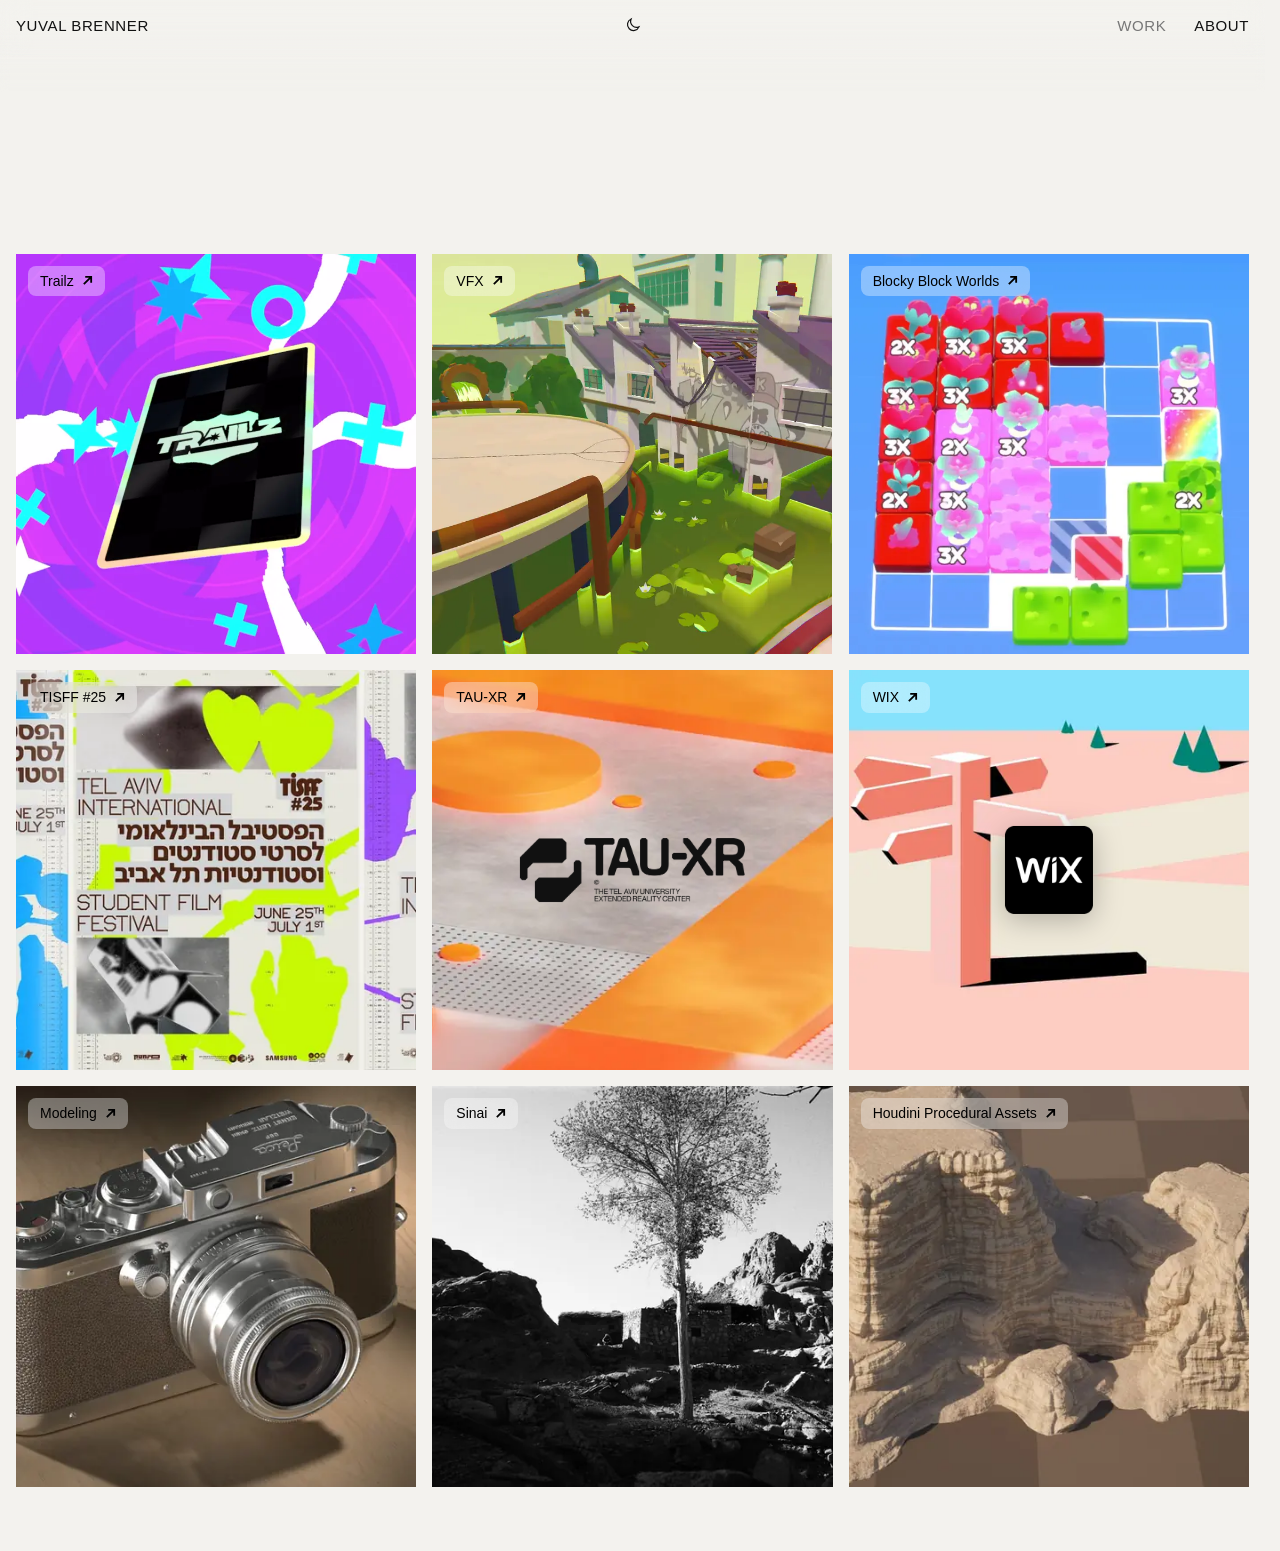
<file: index.html>
<!doctype html>
<html lang="en">
<head>
<meta charset="utf-8">
<meta name="viewport" content="width=device-width, initial-scale=1">
<title>Yuval Brenner — Creative Technologist</title>
<meta name="description" content="Portfolio of Yuval Brenner, creative technologist and technical artist.">
<link rel="icon" href="data:,">
<link rel="preconnect" href="https://cdn.fontshare.com" crossorigin>
<!-- first tile: fetch its poster straight away, it is the largest thing drawn on load -->
<link rel="preload" as="image" href="video/card-drop-v2-square.webp" fetchpriority="high">
<script>try{if(localStorage.getItem("theme")==="dark")document.documentElement.dataset.theme="dark"}catch(e){}</script>
<link rel="stylesheet" href="style.css?v=d89602cd">
</head>
<body>
<canvas class="ascii" aria-hidden="true"></canvas>
<header class="top">
  <a class="name" href="./">Yuval Brenner</a>
  <button class="theme" type="button" aria-label="Night mode"><svg class="moon" viewBox="0 0 24 24" aria-hidden="true"><path d="M20 14.5A8 8 0 0 1 9.5 4a8 8 0 1 0 10.5 10.5z"/></svg><svg class="sun" viewBox="0 0 24 24" aria-hidden="true"><circle cx="12" cy="12" r="4"/><path d="M12 2.5v2M12 19.5v2M2.5 12h2M19.5 12h2M5.3 5.3l1.4 1.4M17.3 17.3l1.4 1.4M5.3 18.7l1.4-1.4M17.3 6.7l1.4-1.4"/></svg></button>
  <nav><a href="./" aria-current="page">Work</a><a href="about.html">About</a></nav>
</header>

<main class="grid">
  <a class="tile" href="projects/trailz.html"><span>Trailz</span><video src="video/card-drop-v2-square.mp4" poster="video/card-drop-v2-square.webp" width="720" height="720" autoplay muted loop playsinline aria-label="Trailz card drop"></video></a>
  <a class="tile" href="projects/vfx.html"><span>VFX</span><video src="video/water-square.mp4" poster="video/water-square.webp" width="720" height="720" autoplay muted loop playsinline aria-label="Green water shader around the arena"></video></a>
  <a class="tile" href="projects/blocky-block-worlds.html"><span>Blocky Block Worlds</span><video src="video/blocky-square-540.mp4" poster="video/blocky-square.webp" width="720" height="720" autoplay muted loop playsinline aria-label="Blocky Block Worlds gameplay"></video></a>
  <a class="tile" href="projects/tisff.html"><span>TISFF #25</span><img src="images/tisff/cover-posters-900.webp" srcset="images/tisff/cover-posters-450.webp 450w, images/tisff/cover-posters-900.webp 900w" sizes="(max-width: 500px) 100vw, (max-width: 800px) 50vw, 33vw" width="900" height="900" alt="TISFF #25 festival posters" loading="lazy"></a>
  <a class="tile" href="projects/tau-xr.html"><span>TAU-XR</span><div class="stack"><img src="images/tau-xr/cover-orange-900.webp" srcset="images/tau-xr/cover-orange-450.webp 450w, images/tau-xr/cover-orange-900.webp 900w" sizes="(max-width: 500px) 100vw, (max-width: 800px) 50vw, 33vw" width="900" height="900" alt=""><img class="overlay" src="images/tau-xr/logo-black-600.webp" width="600" height="171" alt="TAU-XR logotype"></div></a>
  <a class="tile" href="projects/wix.html"><span>WIX</span><div class="stack"><img src="images/wix/cover-signpost-3-900.webp" srcset="images/wix/cover-signpost-3-450.webp 450w, images/wix/cover-signpost-3-900.webp 900w" sizes="(max-width: 500px) 100vw, (max-width: 800px) 50vw, 33vw" width="900" height="900" alt="Wix illustration of a signpost" loading="lazy"><img class="overlay badge" src="images/wix/wix-icon.png" width="240" height="240" alt="Wix"></div></a>
  <a class="tile" href="projects/hard-surface.html"><span>Modeling</span><img src="images/hard-surface/cover-900.webp" srcset="images/hard-surface/cover-450.webp 450w, images/hard-surface/cover-900.webp 900w" sizes="(max-width: 500px) 100vw, (max-width: 800px) 50vw, 33vw" width="900" height="1125" alt="Rendered Leica camera" loading="lazy"></a>
  <a class="tile" href="projects/sinai.html"><span>Sinai</span><img src="images/sinai/cover-900.webp" srcset="images/sinai/cover-450.webp 450w, images/sinai/cover-900.webp 900w" sizes="(max-width: 500px) 100vw, (max-width: 800px) 50vw, 33vw" width="900" height="900" alt="Lone tree beside stone houses, Sinai" loading="lazy"></a>
  <a class="tile" href="projects/houdini.html"><span>Houdini Procedural Assets</span><img src="images/houdini/cover-900.webp" srcset="images/houdini/cover-450.webp 450w, images/houdini/cover-900.webp 900w" sizes="(max-width: 500px) 100vw, (max-width: 800px) 50vw, 33vw" width="900" height="1125" alt="Procedural rock formation" loading="lazy"></a>
</main>
<script src="js/theme.js?v=129fc5a3" defer></script>
<script src="js/ascii.js?v=4d5c533b" defer></script>
</body>
</html>
</file>
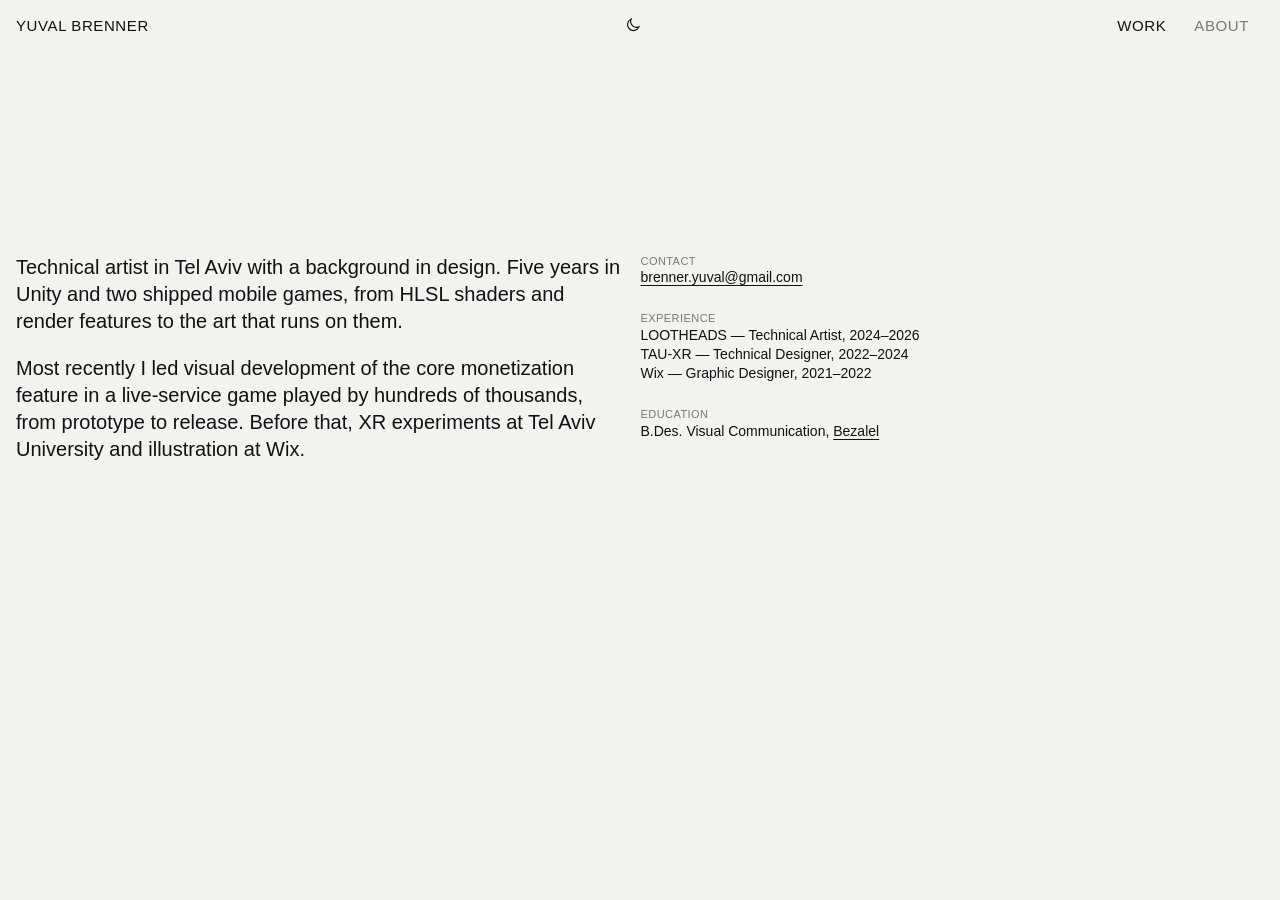
<file: about.html>
<!doctype html>
<html lang="en">
<head>
<meta charset="utf-8">
<meta name="viewport" content="width=device-width, initial-scale=1">
<title>About — Yuval Brenner</title>
<link rel="icon" href="data:,">
<link rel="preconnect" href="https://cdn.fontshare.com" crossorigin>
<script>try{if(localStorage.getItem("theme")==="dark")document.documentElement.dataset.theme="dark"}catch(e){}</script>
<link rel="stylesheet" href="style.css?v=d89602cd">
</head>
<body>
<canvas class="ascii" aria-hidden="true"></canvas>
<header class="top">
  <a class="name" href="./">Yuval Brenner</a>
  <button class="theme" type="button" aria-label="Night mode"><svg class="moon" viewBox="0 0 24 24" aria-hidden="true"><path d="M20 14.5A8 8 0 0 1 9.5 4a8 8 0 1 0 10.5 10.5z"/></svg><svg class="sun" viewBox="0 0 24 24" aria-hidden="true"><circle cx="12" cy="12" r="4"/><path d="M12 2.5v2M12 19.5v2M2.5 12h2M19.5 12h2M5.3 5.3l1.4 1.4M17.3 17.3l1.4 1.4M5.3 18.7l1.4-1.4M17.3 6.7l1.4-1.4"/></svg></button>
  <nav><a href="./">Work</a><a href="about.html" aria-current="page">About</a></nav>
</header>

<main class="about">
  <div>
    <p>Technical artist in Tel Aviv with a background in design. Five years in Unity and two shipped mobile games, from HLSL shaders and render features to the art that runs on them.</p>
    <p>Most recently I led visual development of the core monetization feature in a live-service game played by hundreds of thousands, from prototype to release. Before that, XR experiments at Tel Aviv University and illustration at Wix.</p>
  </div>
  <dl>
    <dt>Contact</dt>
    <dd><a href="mailto:brenner.yuval@gmail.com">brenner.yuval@gmail.com</a></dd>
    <dt>Experience</dt>
    <dd>LOOTHEADS — Technical Artist, 2024–2026<br>TAU-XR — Technical Designer, 2022–2024<br>Wix — Graphic Designer, 2021–2022</dd>
    <dt>Education</dt>
    <dd>B.Des. Visual Communication, <a href="https://www.bezalel.ac.il/en">Bezalel</a></dd>
  </dl>
</main>
<script src="js/theme.js?v=129fc5a3" defer></script>
<script src="js/ascii.js?v=4d5c533b" defer></script>
</body>
</html>
</file>
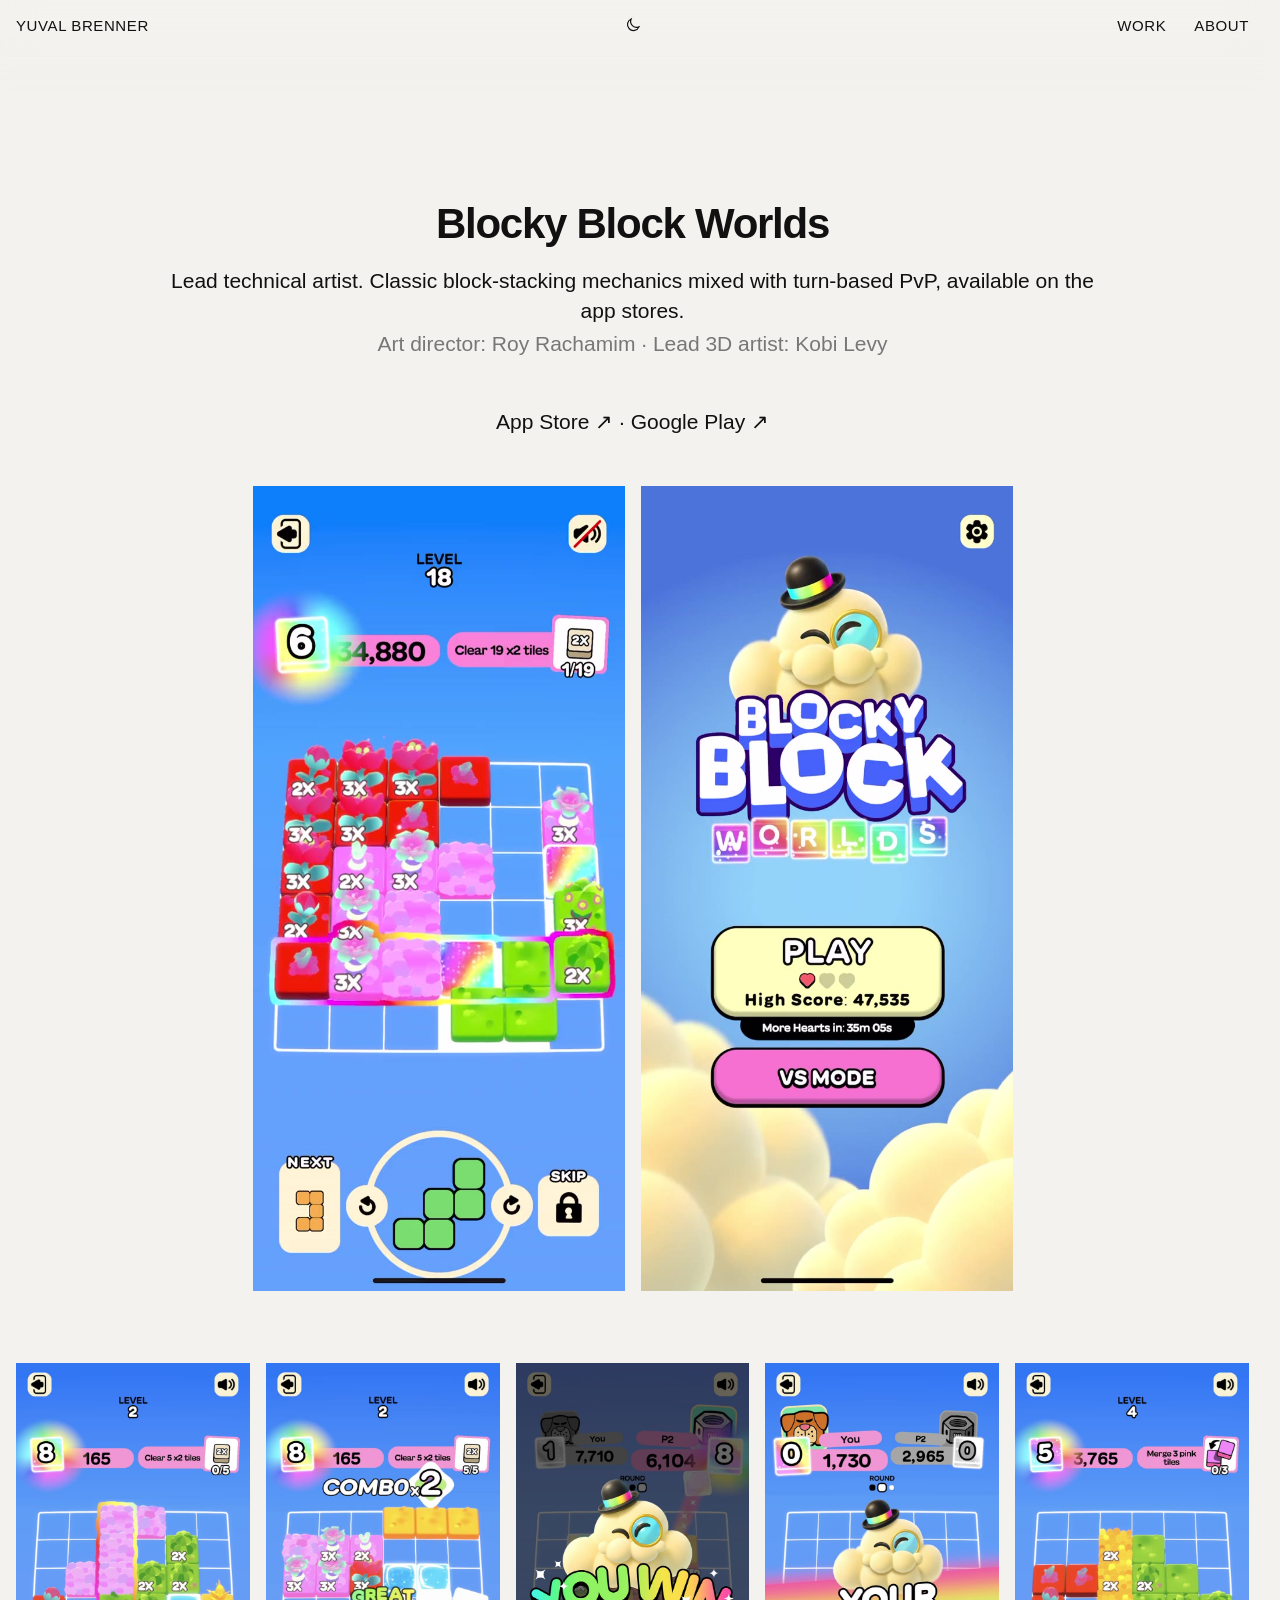
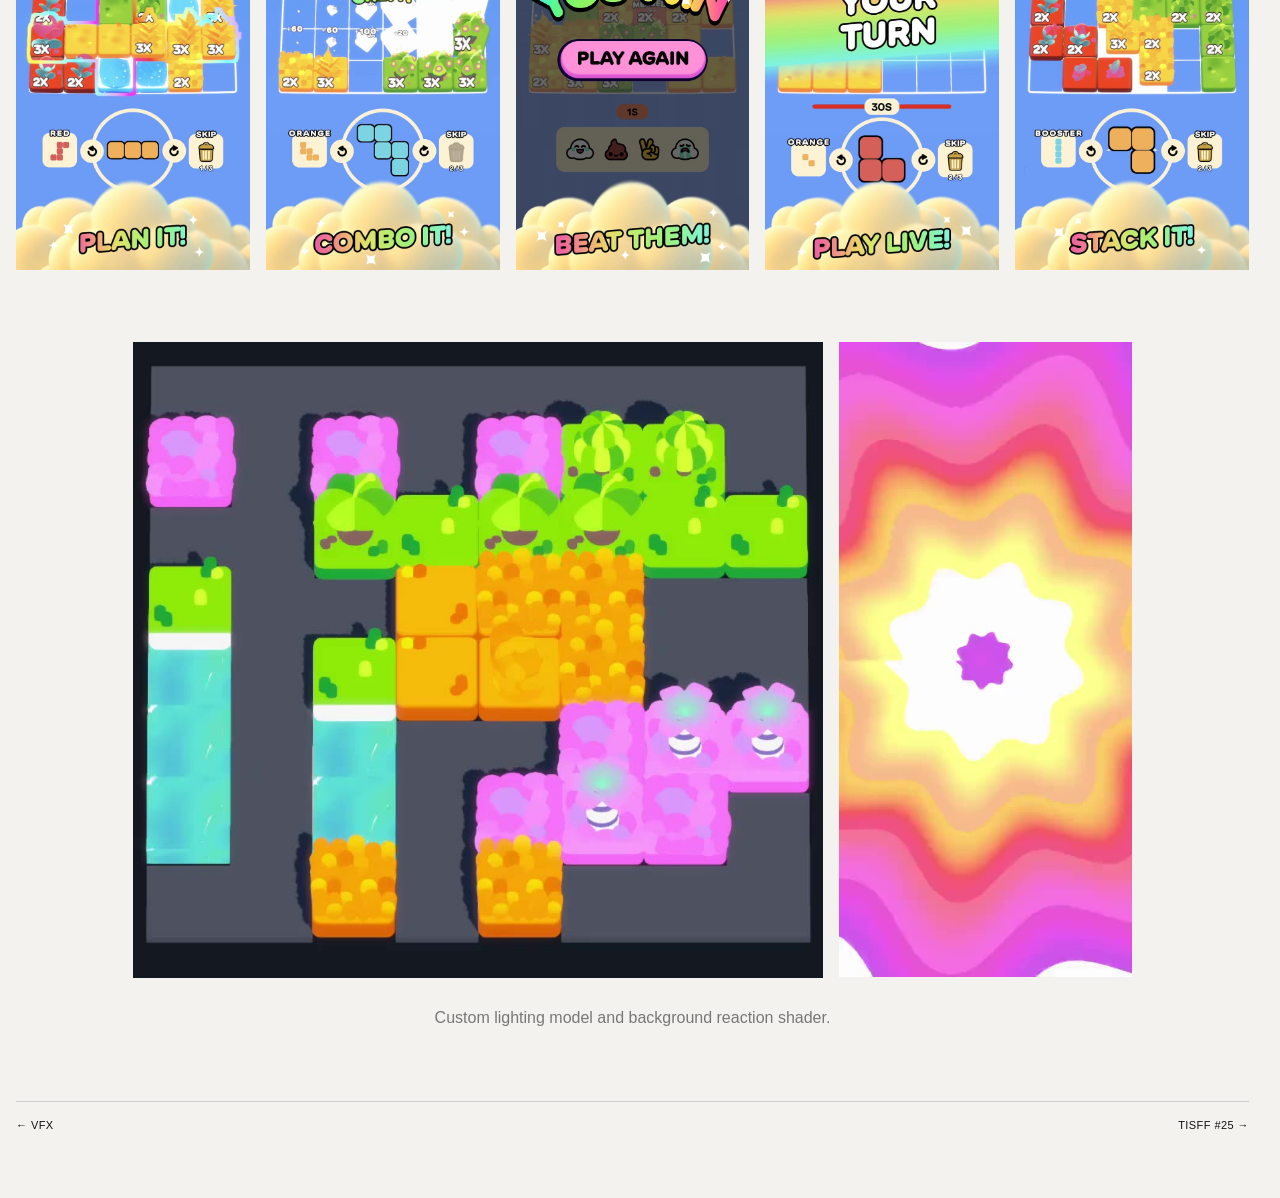
<file: projects/blocky-block-worlds.html>
<!doctype html>
<html lang="en">
<head>
<meta charset="utf-8">
<meta name="viewport" content="width=device-width, initial-scale=1">
<title>Blocky Block Worlds — Yuval Brenner</title>
<link rel="icon" href="data:,">
<link rel="preconnect" href="https://cdn.fontshare.com" crossorigin>
<script>try{if(localStorage.getItem("theme")==="dark")document.documentElement.dataset.theme="dark"}catch(e){}</script>
<link rel="stylesheet" href="../style.css?v=d89602cd">
</head>
<body>
<canvas class="ascii" aria-hidden="true"></canvas>
<header class="top">
  <a class="name" href="../">Yuval Brenner</a>
  <button class="theme" type="button" aria-label="Night mode"><svg class="moon" viewBox="0 0 24 24" aria-hidden="true"><path d="M20 14.5A8 8 0 0 1 9.5 4a8 8 0 1 0 10.5 10.5z"/></svg><svg class="sun" viewBox="0 0 24 24" aria-hidden="true"><circle cx="12" cy="12" r="4"/><path d="M12 2.5v2M12 19.5v2M2.5 12h2M19.5 12h2M5.3 5.3l1.4 1.4M17.3 17.3l1.4 1.4M5.3 18.7l1.4-1.4M17.3 6.7l1.4-1.4"/></svg></button>
  <nav><a href="../">Work</a><a href="../about.html">About</a></nav>
</header>

<main>
  <div class="intro">
    <h1>Blocky Block Worlds</h1>
    <p>Lead technical artist. Classic block-stacking mechanics mixed with turn-based PvP, available on the app stores.</p>
    <p class="meta">Art director: Roy Rachamim · Lead 3D artist: Kobi Levy</p>
    <p class="stores"><a href="https://apps.apple.com/app/id6790103652" target="_blank" rel="noopener">App Store ↗</a> · <a href="https://play.google.com/store/apps/details?id=com.lootheads.blockyblockworlds" target="_blank" rel="noopener">Google Play ↗</a></p>
  </div>

  <figure>
    <div class="row narrow" style="--n:2; max-width:760px">
      <video src="../video/blocky-1.mp4" poster="../video/blocky-1.jpg" width="640" height="1386" autoplay muted loop playsinline preload="metadata" aria-label="Blocky Block Worlds gameplay"></video>
      <video src="../video/blocky-2.mp4" poster="../video/blocky-2.jpg" width="640" height="1386" autoplay muted loop playsinline preload="metadata" aria-label="Blocky Block Worlds gameplay"></video>
    </div>
  </figure>
  <figure>
    <div class="row" style="--n:5">
      <img src="../images/blocky-block-worlds/plan.jpg" width="700" height="1517" alt="Plan it">
      <img src="../images/blocky-block-worlds/combo.jpg" width="700" height="1517" alt="Combo it">
      <img src="../images/blocky-block-worlds/beat.jpg" width="700" height="1517" alt="Beat them">
      <img src="../images/blocky-block-worlds/live.jpg" width="700" height="1517" alt="Play live">
      <img src="../images/blocky-block-worlds/stack.jpg" width="700" height="1517" alt="Stack it">
    </div>
  </figure>
  <figure>
    <!-- columns sized by each clip's aspect ratio so both play at the same height -->
    <div class="row" style="grid-template-columns:1.085fr 0.462fr; max-width:1000px; margin:0 auto">
      <video src="../video/blocky-lighting.mp4" poster="../video/blocky-lighting.jpg" width="870" height="802" autoplay muted loop playsinline preload="metadata" aria-label="Block board under the custom lighting model"></video>
      <video src="../video/blocky-reaction.mp4" poster="../video/blocky-reaction.jpg" width="480" height="1038" autoplay muted loop playsinline preload="metadata" aria-label="Background reaction shader"></video>
    </div>
    <figcaption>Custom lighting model and background reaction shader.</figcaption>
  </figure>
</main>

<footer class="next"><a href="vfx.html">← VFX</a><a href="tisff.html">TISFF #25 →</a></footer>
<script src="../js/theme.js?v=129fc5a3" defer></script>
<script src="../js/ascii.js?v=4d5c533b" defer></script>
</body>
</html>
</file>
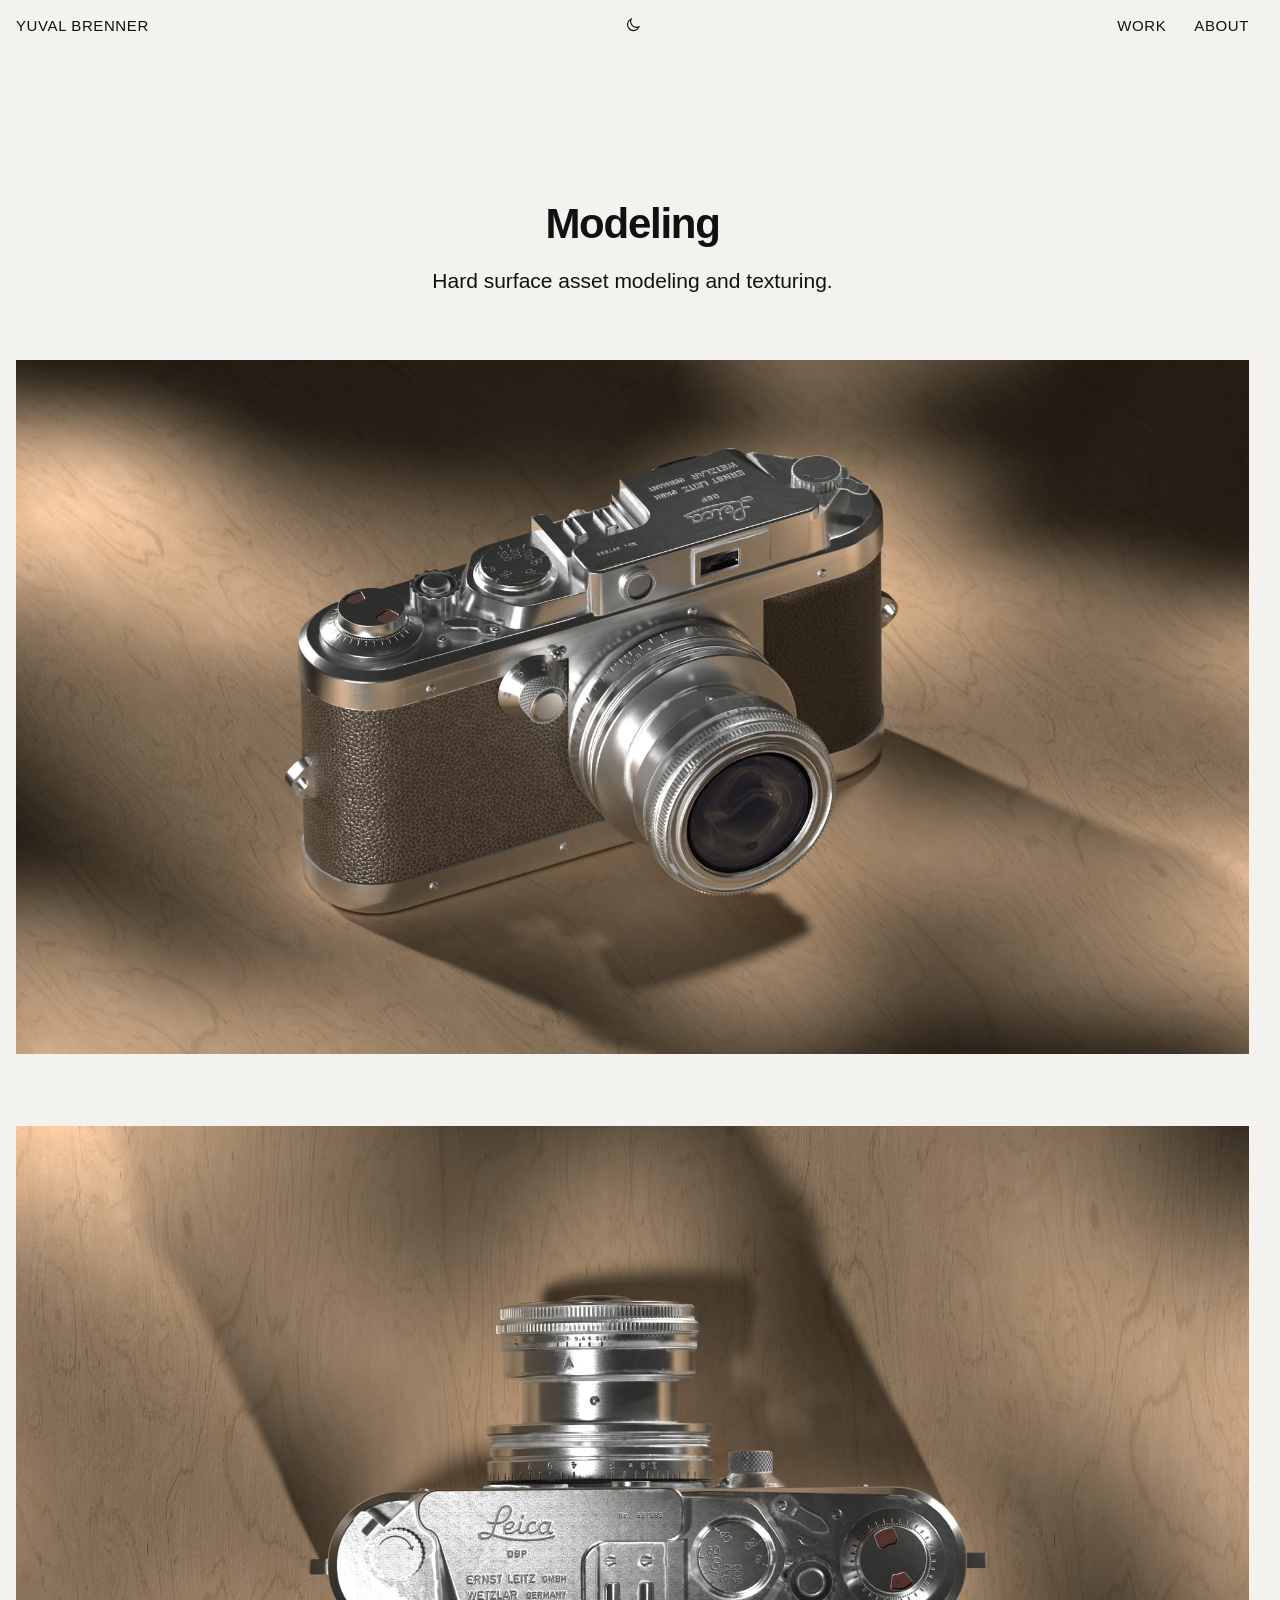
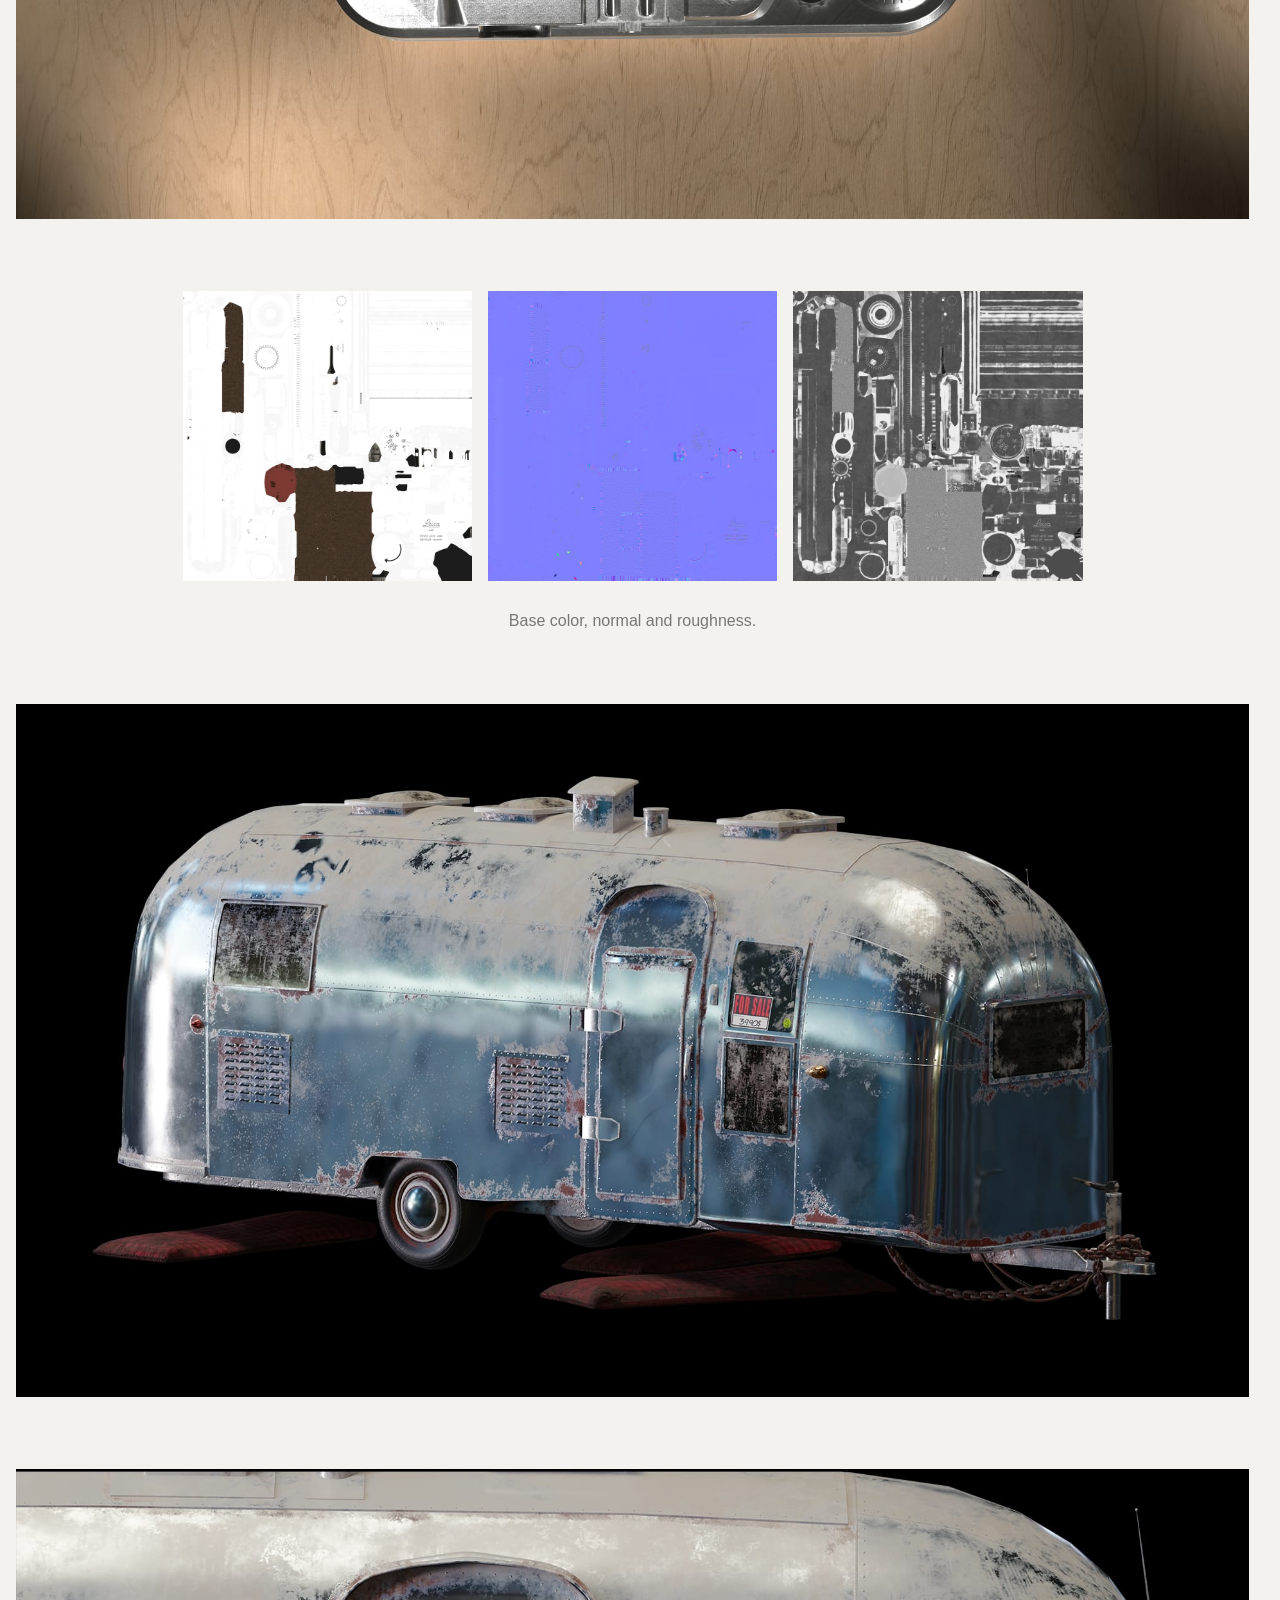
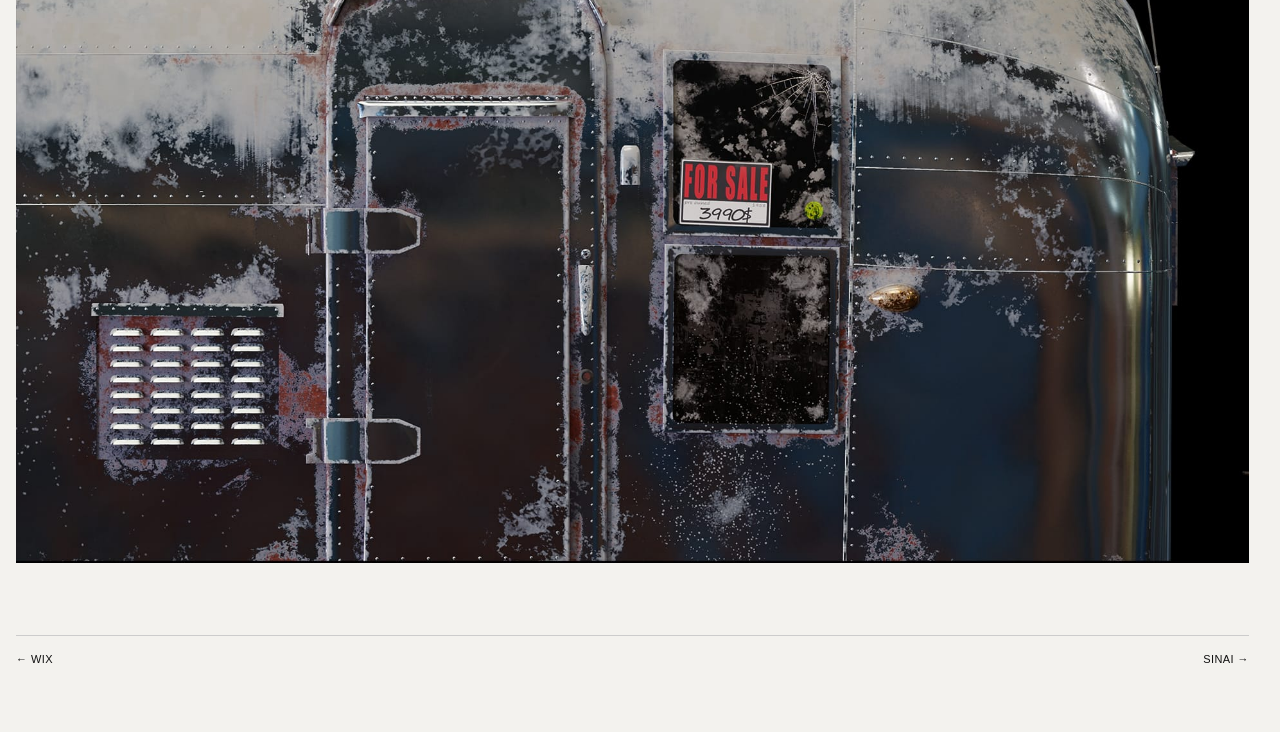
<file: projects/hard-surface.html>
<!doctype html>
<html lang="en">
<head>
<meta charset="utf-8">
<meta name="viewport" content="width=device-width, initial-scale=1">
<title>Modeling — Yuval Brenner</title>
<link rel="icon" href="data:,">
<link rel="preconnect" href="https://cdn.fontshare.com" crossorigin>
<script>try{if(localStorage.getItem("theme")==="dark")document.documentElement.dataset.theme="dark"}catch(e){}</script>
<link rel="stylesheet" href="../style.css?v=d89602cd">
</head>
<body>
<canvas class="ascii" aria-hidden="true"></canvas>
<header class="top">
  <a class="name" href="../">Yuval Brenner</a>
  <button class="theme" type="button" aria-label="Night mode"><svg class="moon" viewBox="0 0 24 24" aria-hidden="true"><path d="M20 14.5A8 8 0 0 1 9.5 4a8 8 0 1 0 10.5 10.5z"/></svg><svg class="sun" viewBox="0 0 24 24" aria-hidden="true"><circle cx="12" cy="12" r="4"/><path d="M12 2.5v2M12 19.5v2M2.5 12h2M19.5 12h2M5.3 5.3l1.4 1.4M17.3 17.3l1.4 1.4M5.3 18.7l1.4-1.4M17.3 6.7l1.4-1.4"/></svg></button>
  <nav><a href="../">Work</a><a href="../about.html">About</a></nav>
</header>

<main>
  <div class="intro">
    <h1>Modeling</h1>
    <p>Hard surface asset modeling and texturing.</p>
  </div>

  <figure><img src="../images/hard-surface/camera-1.jpg" width="2000" height="1125" alt="Leica camera, three-quarter view"></figure>
  <figure><img src="../images/hard-surface/camera-2.jpg" width="2000" height="1125" alt="Leica camera, top view" loading="lazy"></figure>
  <figure>
    <div class="row narrow">
      <img src="../images/hard-surface/camera-basecolor.jpg" width="800" height="800" alt="Base color map" loading="lazy">
      <img src="../images/hard-surface/camera-normal.jpg" width="800" height="800" alt="Normal map" loading="lazy">
      <img src="../images/hard-surface/camera-roughness.jpg" width="800" height="800" alt="Roughness map" loading="lazy">
    </div>
    <figcaption>Base color, normal and roughness.</figcaption>
  </figure>
  <figure><img src="../images/hard-surface/trailer-1.jpg" width="1920" height="1080" alt="Weathered Airstream trailer" loading="lazy"></figure>
  <figure><img src="../images/hard-surface/trailer-2.jpg" width="1920" height="1080" alt="Airstream trailer door detail" loading="lazy"></figure>
</main>

<footer class="next"><a href="wix.html">← WIX</a><a href="sinai.html">Sinai →</a></footer>
<script src="../js/theme.js?v=129fc5a3" defer></script>
<script src="../js/ascii.js?v=4d5c533b" defer></script>
</body>
</html>
</file>
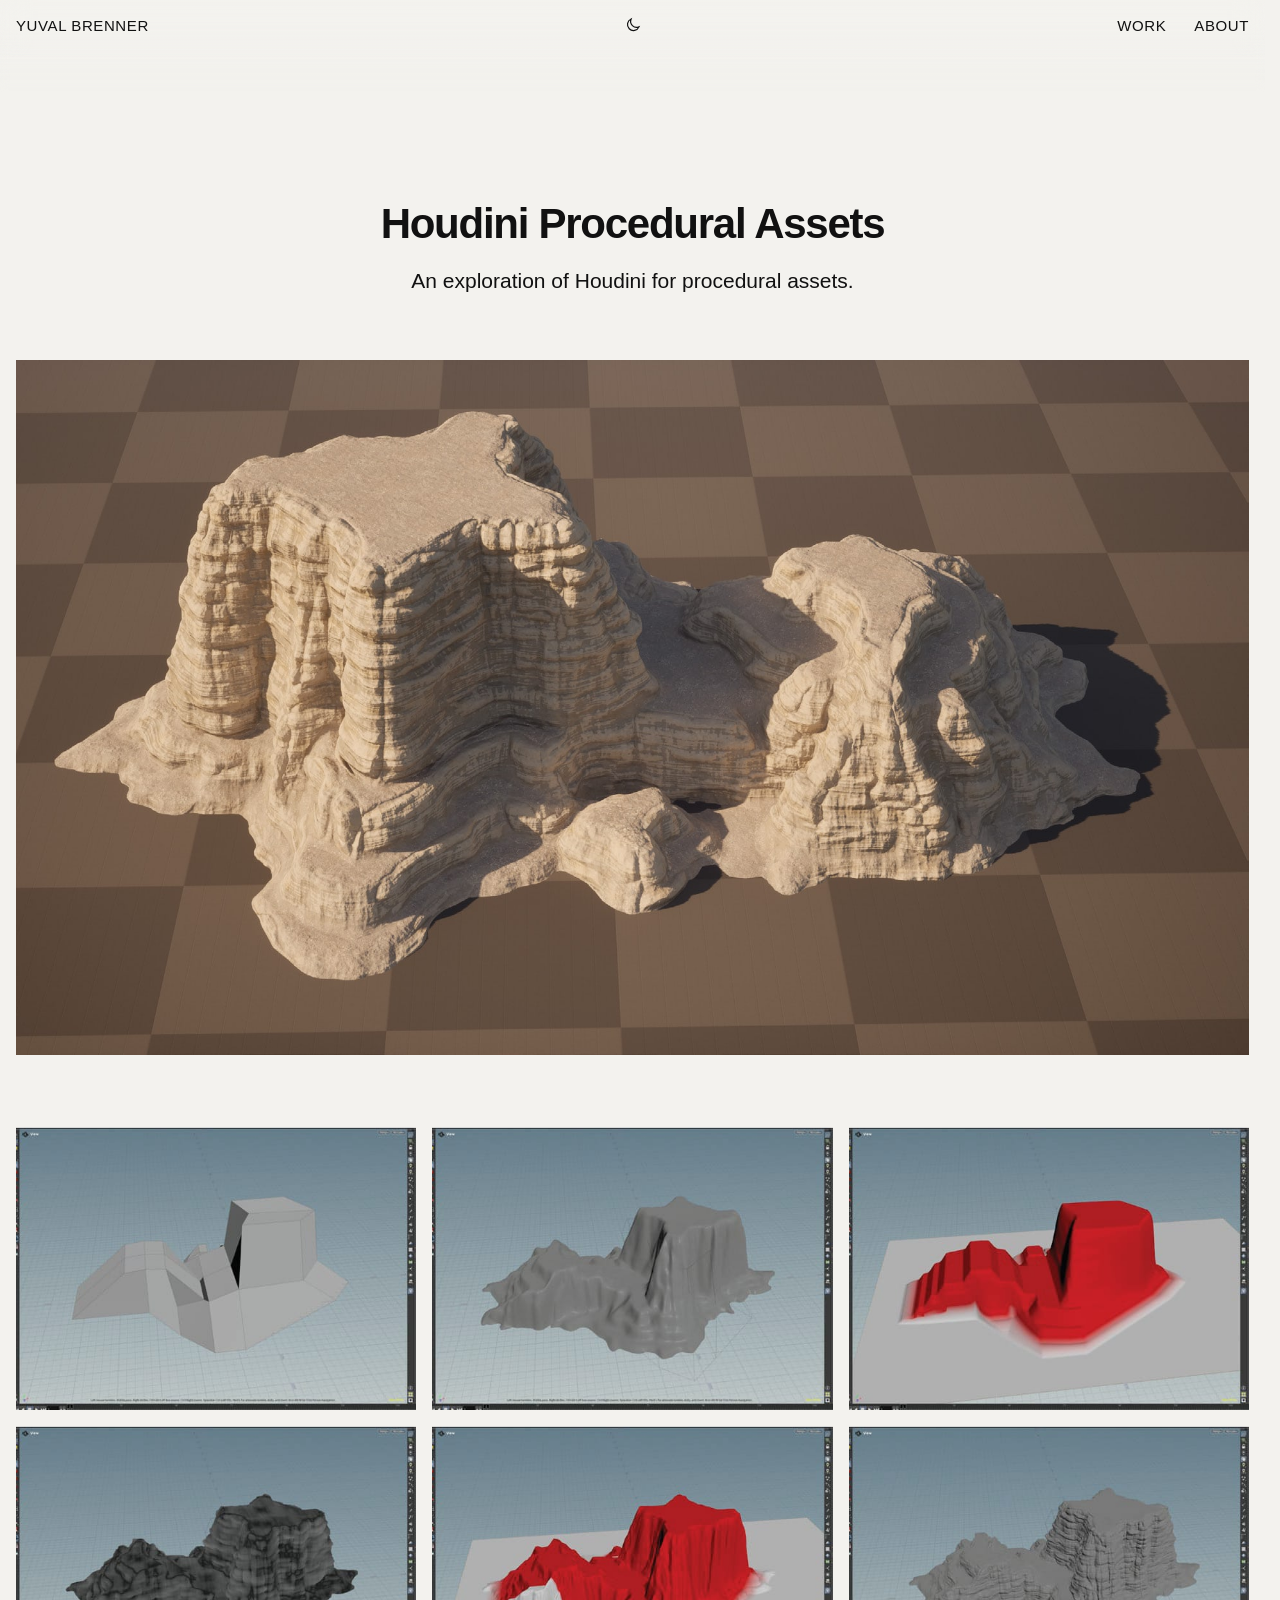
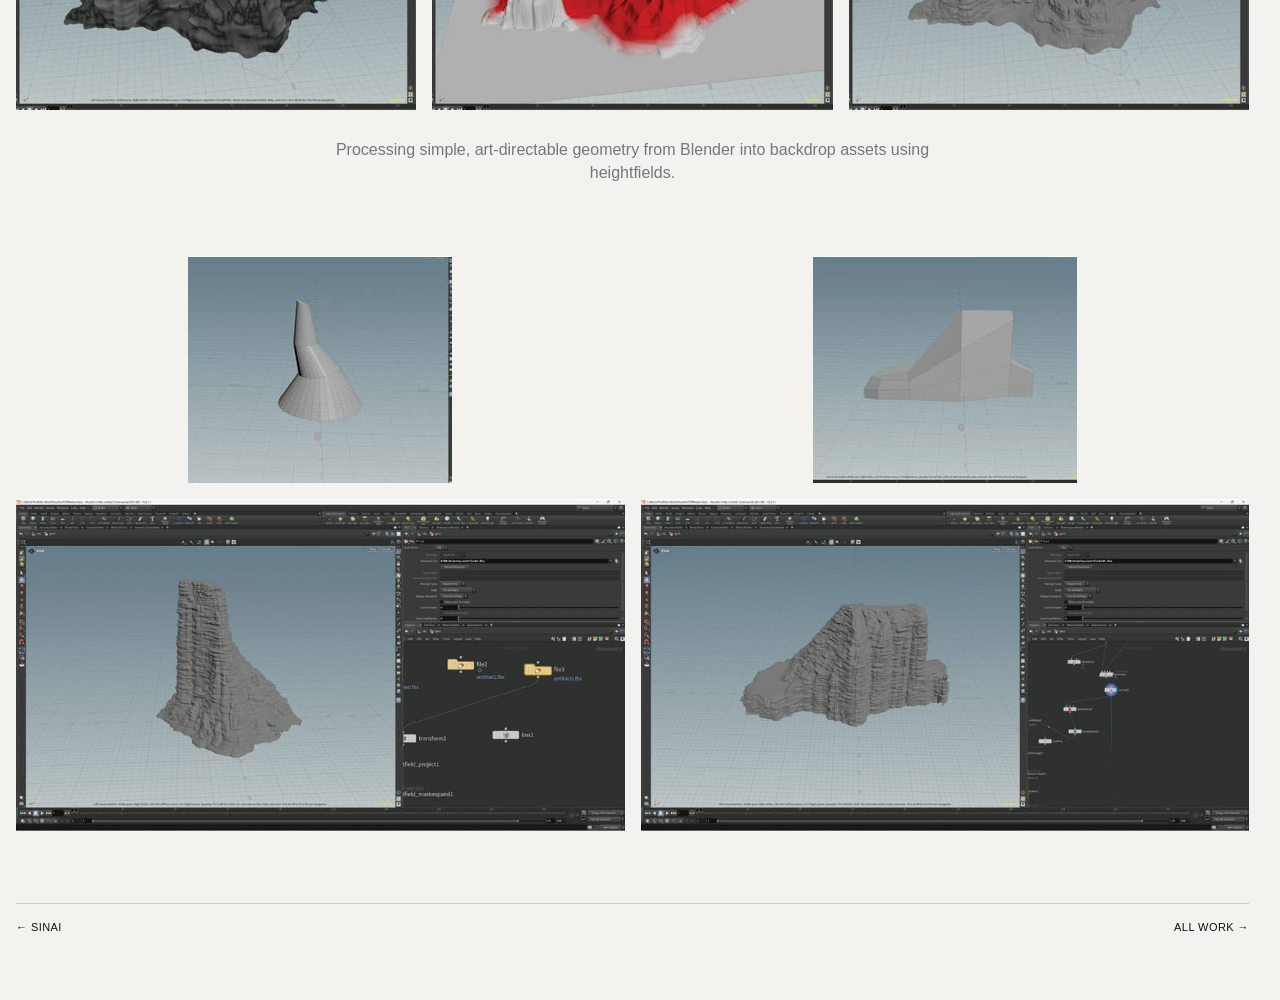
<file: projects/houdini.html>
<!doctype html>
<html lang="en">
<head>
<meta charset="utf-8">
<meta name="viewport" content="width=device-width, initial-scale=1">
<title>Houdini Procedural Assets — Yuval Brenner</title>
<link rel="icon" href="data:,">
<link rel="preconnect" href="https://cdn.fontshare.com" crossorigin>
<script>try{if(localStorage.getItem("theme")==="dark")document.documentElement.dataset.theme="dark"}catch(e){}</script>
<link rel="stylesheet" href="../style.css?v=d89602cd">
</head>
<body>
<canvas class="ascii" aria-hidden="true"></canvas>
<header class="top">
  <a class="name" href="../">Yuval Brenner</a>
  <button class="theme" type="button" aria-label="Night mode"><svg class="moon" viewBox="0 0 24 24" aria-hidden="true"><path d="M20 14.5A8 8 0 0 1 9.5 4a8 8 0 1 0 10.5 10.5z"/></svg><svg class="sun" viewBox="0 0 24 24" aria-hidden="true"><circle cx="12" cy="12" r="4"/><path d="M12 2.5v2M12 19.5v2M2.5 12h2M19.5 12h2M5.3 5.3l1.4 1.4M17.3 17.3l1.4 1.4M5.3 18.7l1.4-1.4M17.3 6.7l1.4-1.4"/></svg></button>
  <nav><a href="../">Work</a><a href="../about.html">About</a></nav>
</header>

<main>
  <div class="intro">
    <h1>Houdini Procedural Assets</h1>
    <p>An exploration of Houdini for procedural assets.</p>
  </div>

  <figure>
    <img src="../images/houdini/rock.jpg" width="1923" height="1083" alt="Procedural rock formation">
  </figure>
  <figure>
    <div class="row">
      <img src="../images/houdini/step-1.jpg" width="552" height="391" alt="Blockout geometry" loading="lazy">
      <img src="../images/houdini/step-2.jpg" width="552" height="391" alt="Heightfield from blockout" loading="lazy">
      <img src="../images/houdini/step-3.jpg" width="552" height="391" alt="Heightfield mask" loading="lazy">
      <img src="../images/houdini/step-4.jpg" width="552" height="391" alt="Eroded heightfield" loading="lazy">
      <img src="../images/houdini/step-5.jpg" width="552" height="391" alt="Masked strata" loading="lazy">
      <img src="../images/houdini/step-6.jpg" width="552" height="391" alt="Final rock" loading="lazy">
    </div>
    <figcaption>Processing simple, art-directable geometry from Blender into backdrop assets using heightfields.</figcaption>
  </figure>
  <figure>
    <!-- each Blender input mesh sits above the Houdini network that processes it -->
    <div class="row" style="--n:2">
      <div>
        <img src="../images/houdini/input-1.jpg" width="264" height="227" alt="Spire input mesh" loading="lazy" style="max-width:264px; margin:0 auto 16px">
        <img src="../images/houdini/graph-1.jpg" width="828" height="452" alt="Houdini network, spire" loading="lazy">
      </div>
      <div>
        <img src="../images/houdini/input-2.jpg" width="264" height="227" alt="Mesa input mesh" loading="lazy" style="max-width:264px; margin:0 auto 16px">
        <img src="../images/houdini/graph-2.jpg" width="828" height="452" alt="Houdini network, mesa" loading="lazy">
      </div>
    </div>
  </figure>
</main>

<footer class="next"><a href="sinai.html">← Sinai</a><a href="../">All work →</a></footer>
<script src="../js/theme.js?v=129fc5a3" defer></script>
<script src="../js/ascii.js?v=4d5c533b" defer></script>
</body>
</html>
</file>
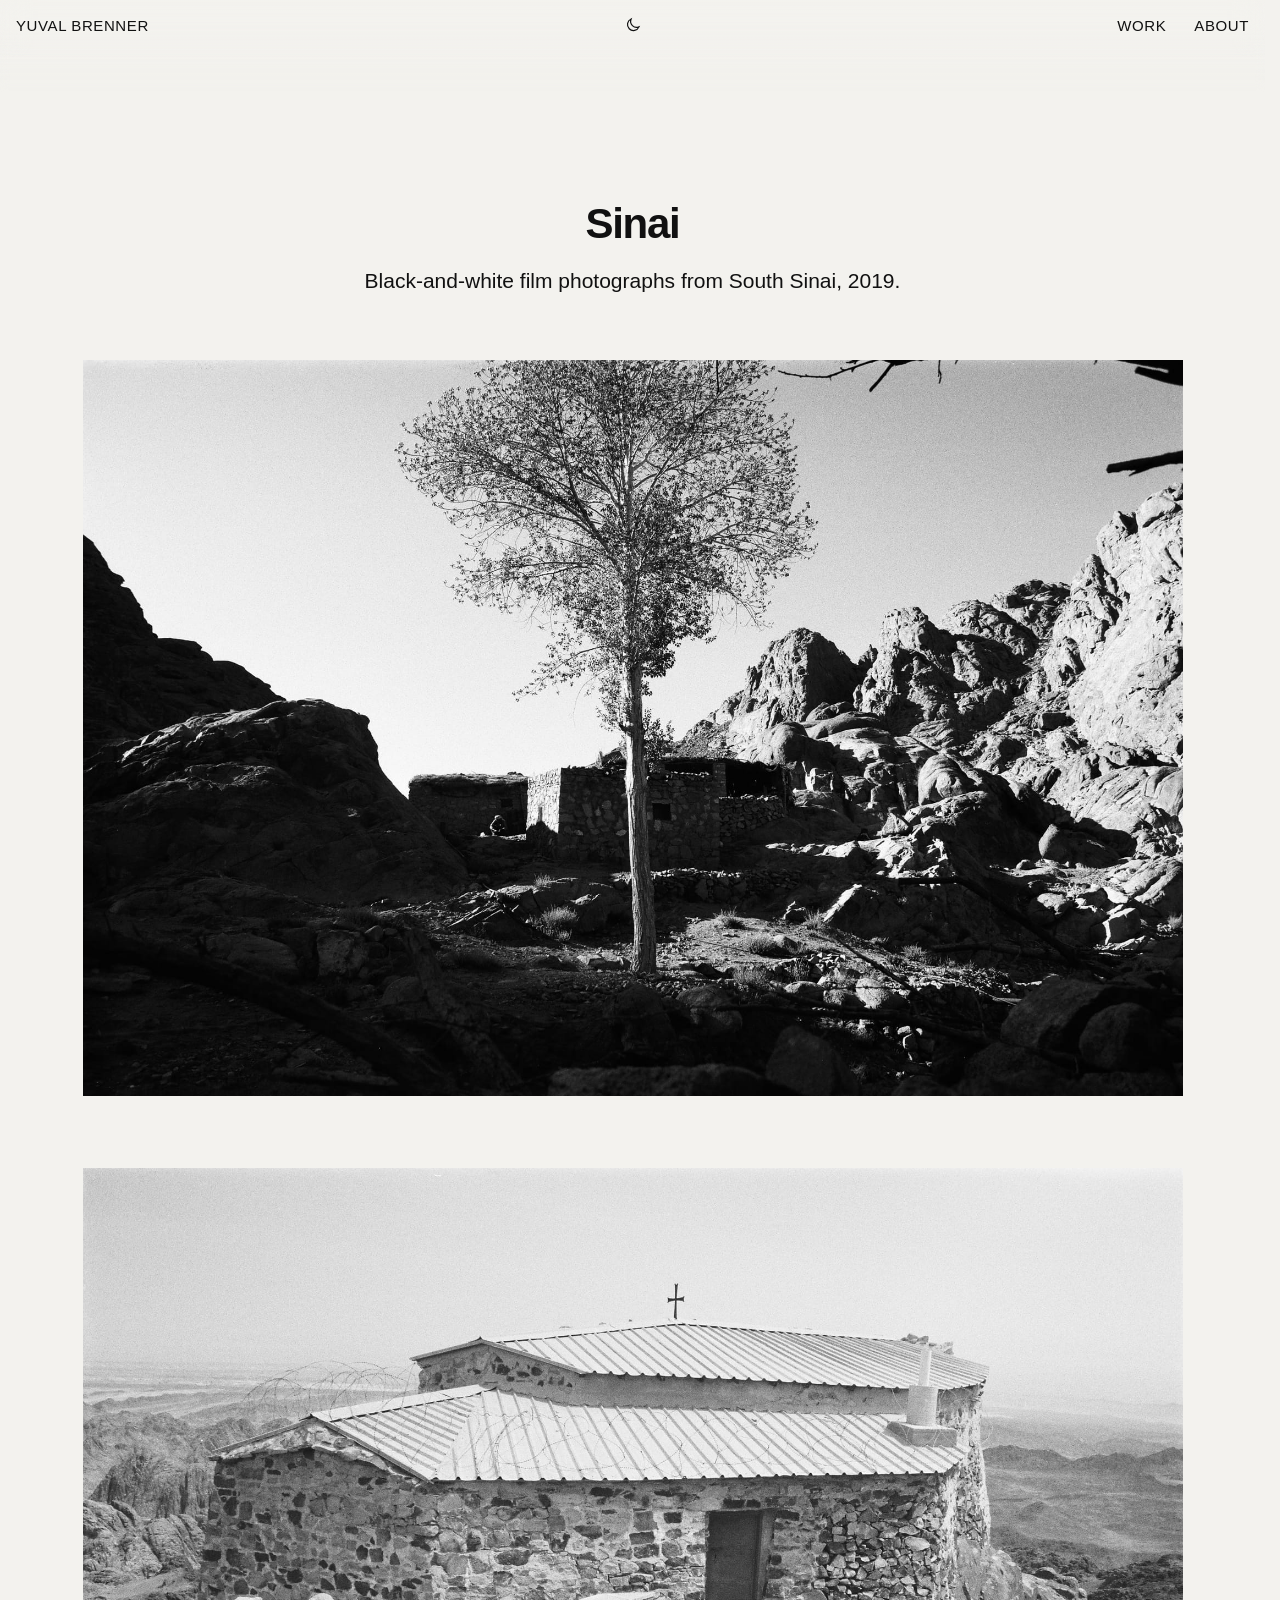
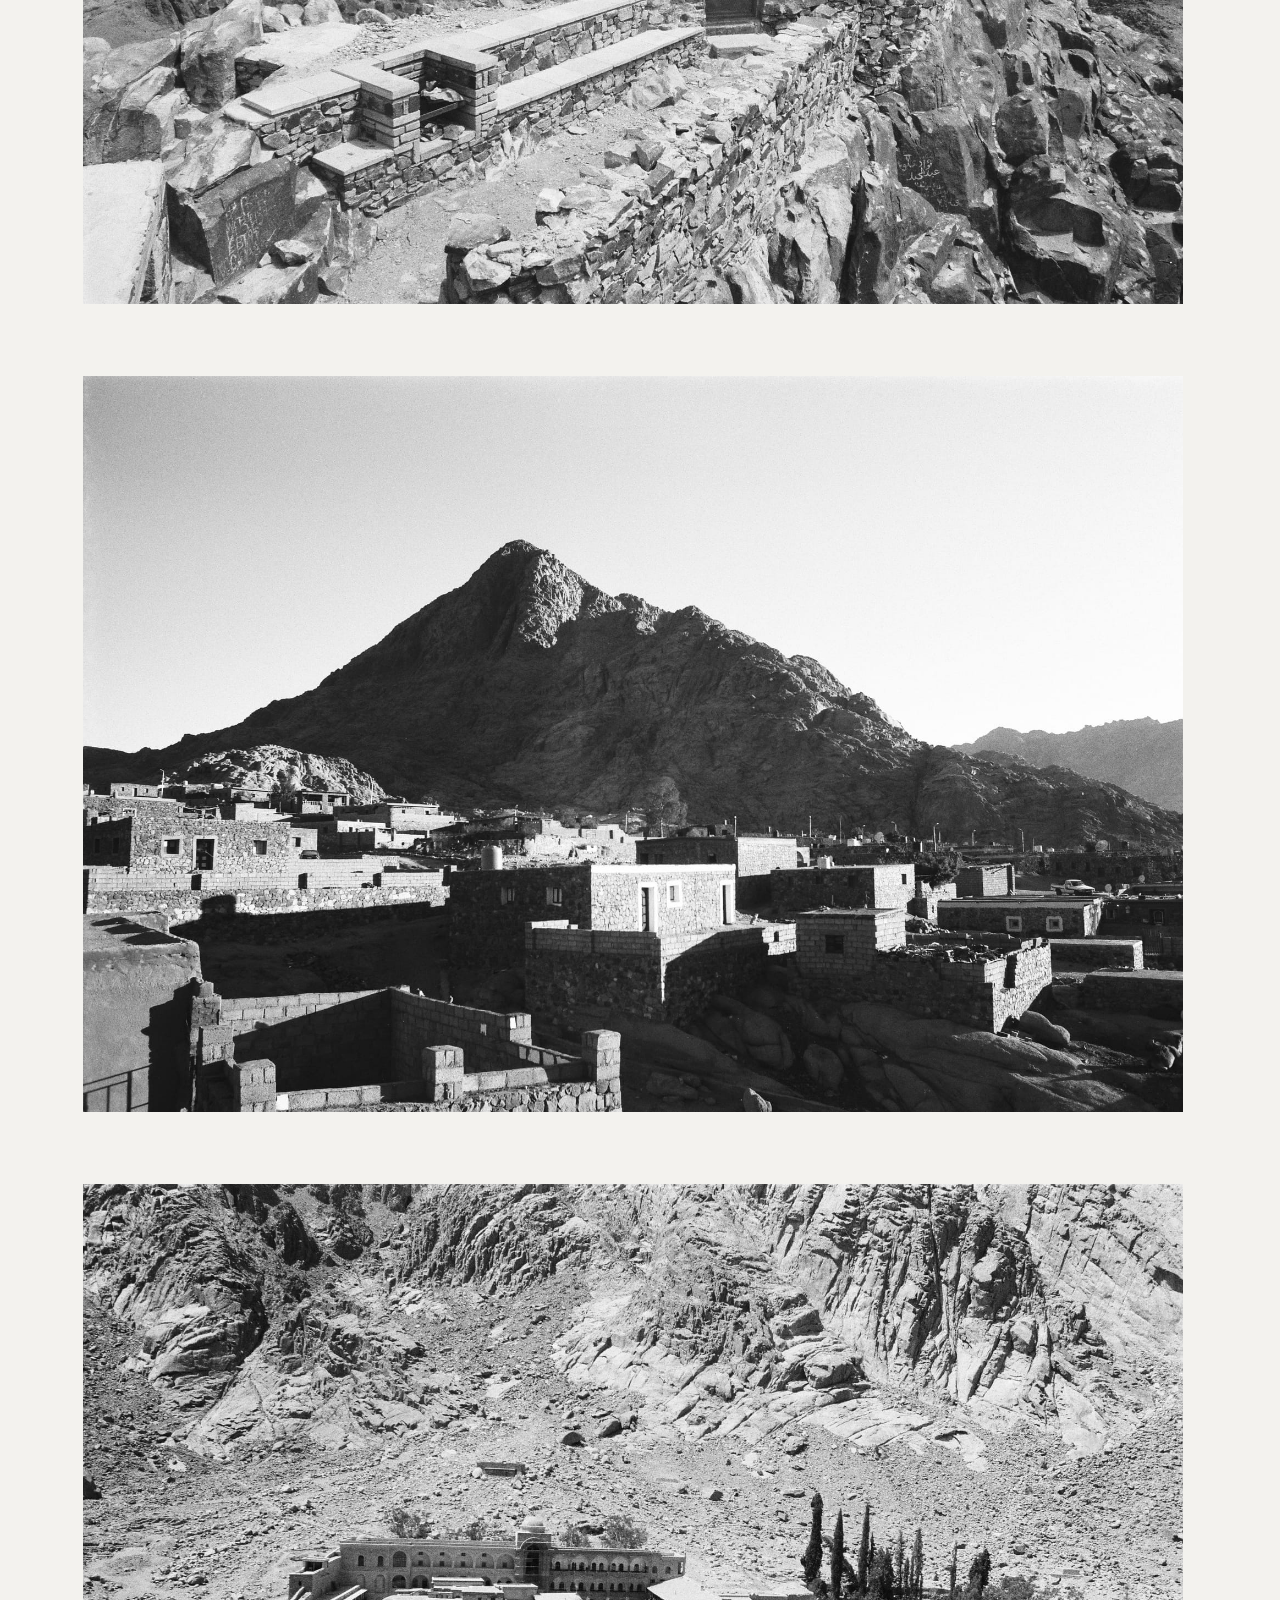
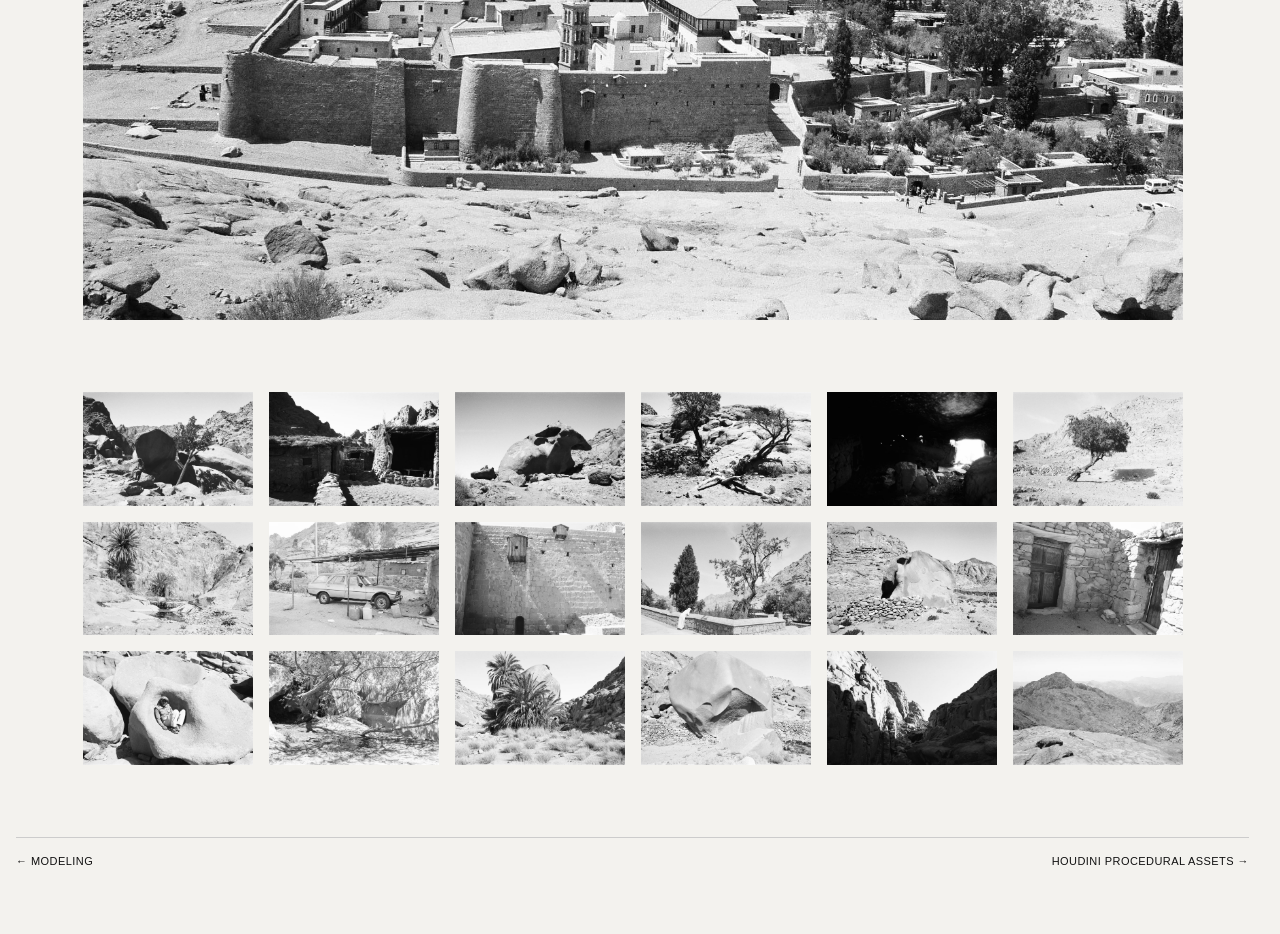
<file: projects/sinai.html>
<!doctype html>
<html lang="en">
<head>
<meta charset="utf-8">
<meta name="viewport" content="width=device-width, initial-scale=1">
<title>Sinai — Yuval Brenner</title>
<link rel="icon" href="data:,">
<link rel="preconnect" href="https://cdn.fontshare.com" crossorigin>
<script>try{if(localStorage.getItem("theme")==="dark")document.documentElement.dataset.theme="dark"}catch(e){}</script>
<link rel="stylesheet" href="../style.css?v=d89602cd">
</head>
<body>
<canvas class="ascii" aria-hidden="true"></canvas>
<header class="top">
  <a class="name" href="../">Yuval Brenner</a>
  <button class="theme" type="button" aria-label="Night mode"><svg class="moon" viewBox="0 0 24 24" aria-hidden="true"><path d="M20 14.5A8 8 0 0 1 9.5 4a8 8 0 1 0 10.5 10.5z"/></svg><svg class="sun" viewBox="0 0 24 24" aria-hidden="true"><circle cx="12" cy="12" r="4"/><path d="M12 2.5v2M12 19.5v2M2.5 12h2M19.5 12h2M5.3 5.3l1.4 1.4M17.3 17.3l1.4 1.4M5.3 18.7l1.4-1.4M17.3 6.7l1.4-1.4"/></svg></button>
  <nav><a href="../">Work</a><a href="../about.html">About</a></nav>
</header>

<main>
  <div class="intro">
    <h1>Sinai</h1>
    <p>Black-and-white film photographs from South Sinai, 2019.</p>
  </div>

  <figure class="hero"><img src="../images/sinai/hero-1.jpg" width="2000" height="1338" alt="Lone tree beside stone houses"></figure>
  <figure class="hero"><img src="../images/sinai/hero-2.jpg" width="2000" height="1338" alt="Summit chapel" loading="lazy"></figure>
  <figure class="hero"><img src="../images/sinai/hero-3.jpg" width="2000" height="1338" alt="Village below the peak" loading="lazy"></figure>
  <figure class="hero"><img src="../images/sinai/hero-4.jpg" width="2000" height="1338" alt="St Catherine’s Monastery from above" loading="lazy"></figure>

  <figure>
    <div class="row contact" style="--n:6">
      <img src="../images/sinai/photo-01.jpg" width="1000" height="669" alt="Boulder and tree" loading="lazy">
      <img src="../images/sinai/photo-02.jpg" width="1000" height="669" alt="Stone hut" loading="lazy">
      <img src="../images/sinai/photo-03.jpg" width="1000" height="669" alt="Sculpted rock" loading="lazy">
      <img src="../images/sinai/photo-04.jpg" width="1000" height="669" alt="Gnarled tree on rock" loading="lazy">
      <img src="../images/sinai/photo-05.jpg" width="1000" height="669" alt="Cave mouth" loading="lazy">
      <img src="../images/sinai/photo-06.jpg" width="1000" height="669" alt="Lone acacia" loading="lazy">
      <img src="../images/sinai/photo-07.jpg" width="1000" height="669" alt="Palms in a gully" loading="lazy">
      <img src="../images/sinai/photo-08.jpg" width="1000" height="669" alt="Old Mercedes under a shade" loading="lazy">
      <img src="../images/sinai/photo-09.jpg" width="1000" height="669" alt="Monastery wall" loading="lazy">
      <img src="../images/sinai/photo-10.jpg" width="1000" height="669" alt="Cypress and tree" loading="lazy">
      <img src="../images/sinai/photo-11.jpg" width="1000" height="669" alt="Boulder house" loading="lazy">
      <img src="../images/sinai/photo-12.jpg" width="1000" height="669" alt="Wooden doors in a stone wall" loading="lazy">
      <img src="../images/sinai/photo-13.jpg" width="1000" height="669" alt="Person sitting in a rock hollow" loading="lazy">
      <img src="../images/sinai/photo-14.jpg" width="1000" height="669" alt="Gnarled tree over stone" loading="lazy">
      <img src="../images/sinai/photo-15.jpg" width="1000" height="669" alt="Palm grove" loading="lazy">
      <img src="../images/sinai/photo-16.jpg" width="1000" height="669" alt="Hollow boulder" loading="lazy">
      <img src="../images/sinai/photo-17.jpg" width="1000" height="669" alt="Canyon in shadow" loading="lazy">
      <img src="../images/sinai/photo-18.jpg" width="1000" height="669" alt="Mountain view from the summit" loading="lazy">
    </div>
  </figure>
</main>

<footer class="next"><a href="hard-surface.html">← Modeling</a><a href="houdini.html">Houdini Procedural Assets →</a></footer>
<script src="../js/theme.js?v=129fc5a3" defer></script>
<script src="../js/ascii.js?v=4d5c533b" defer></script>
</body>
</html>
</file>
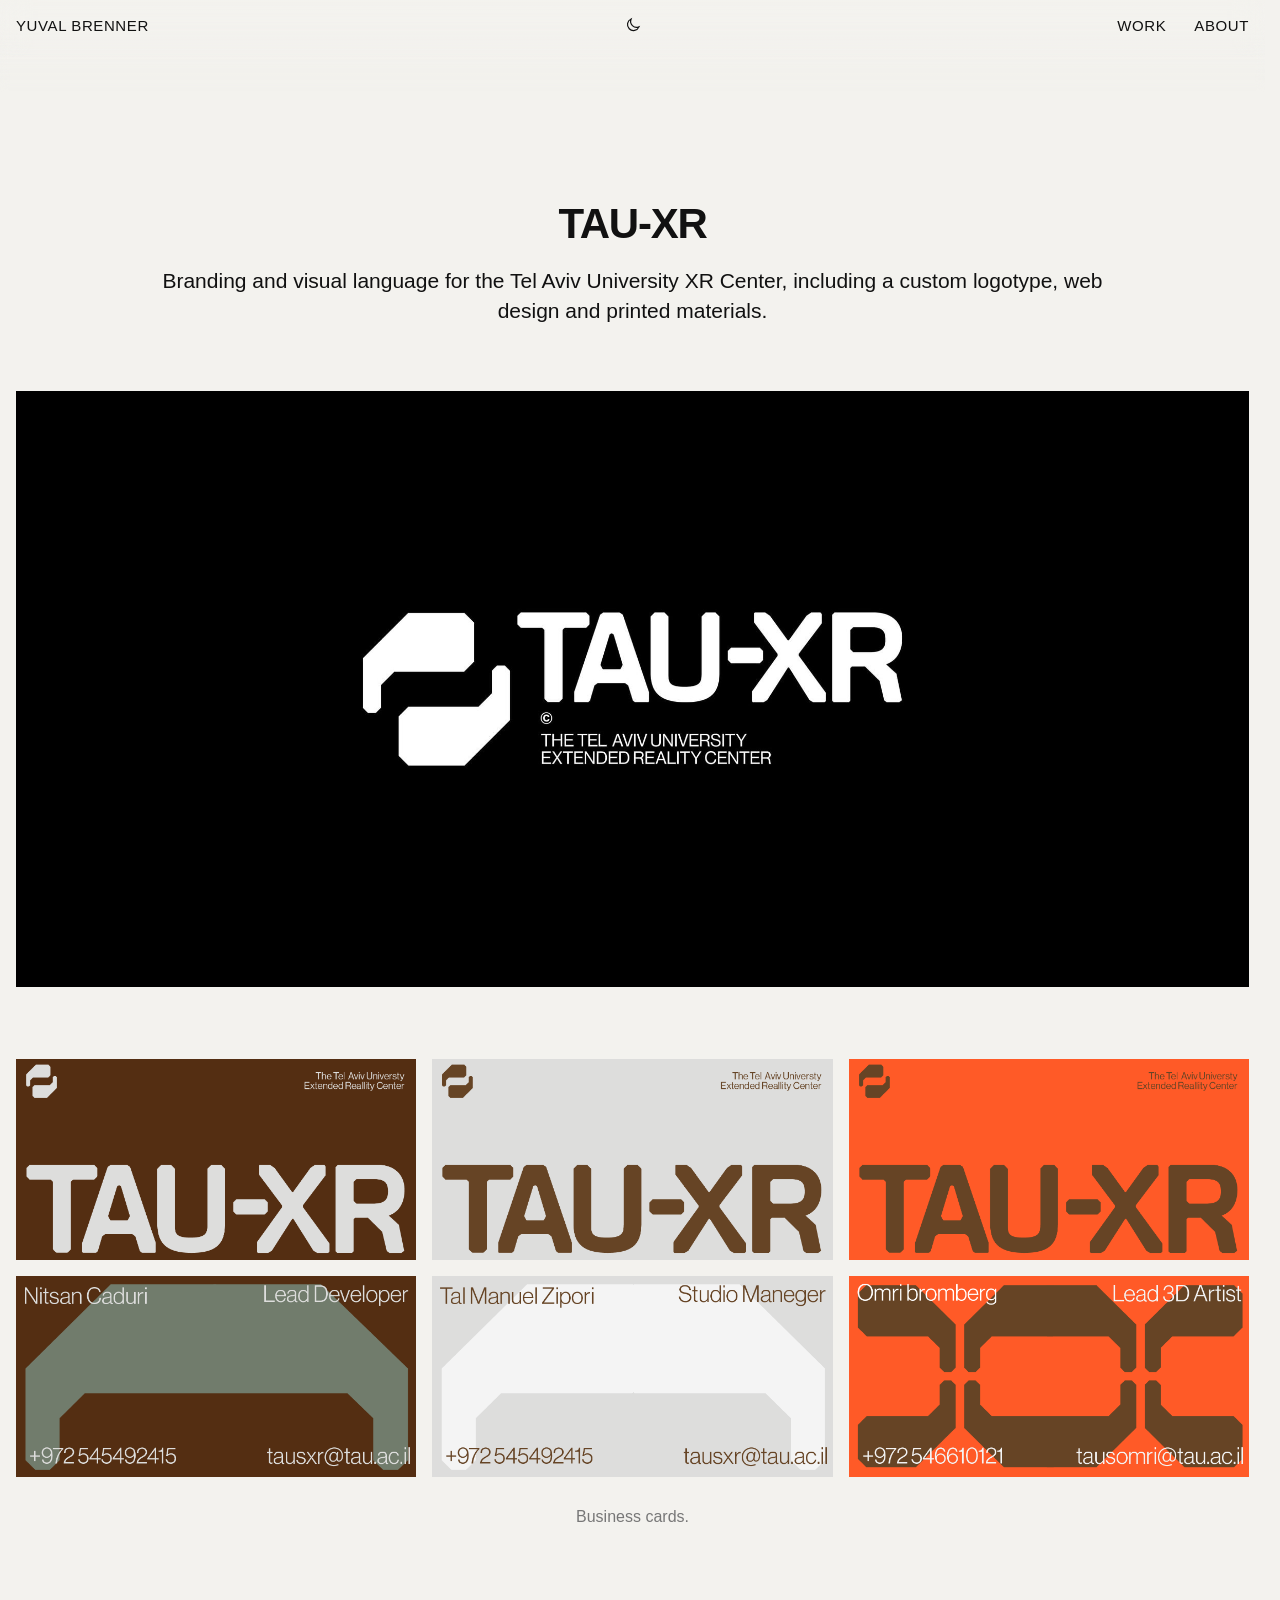
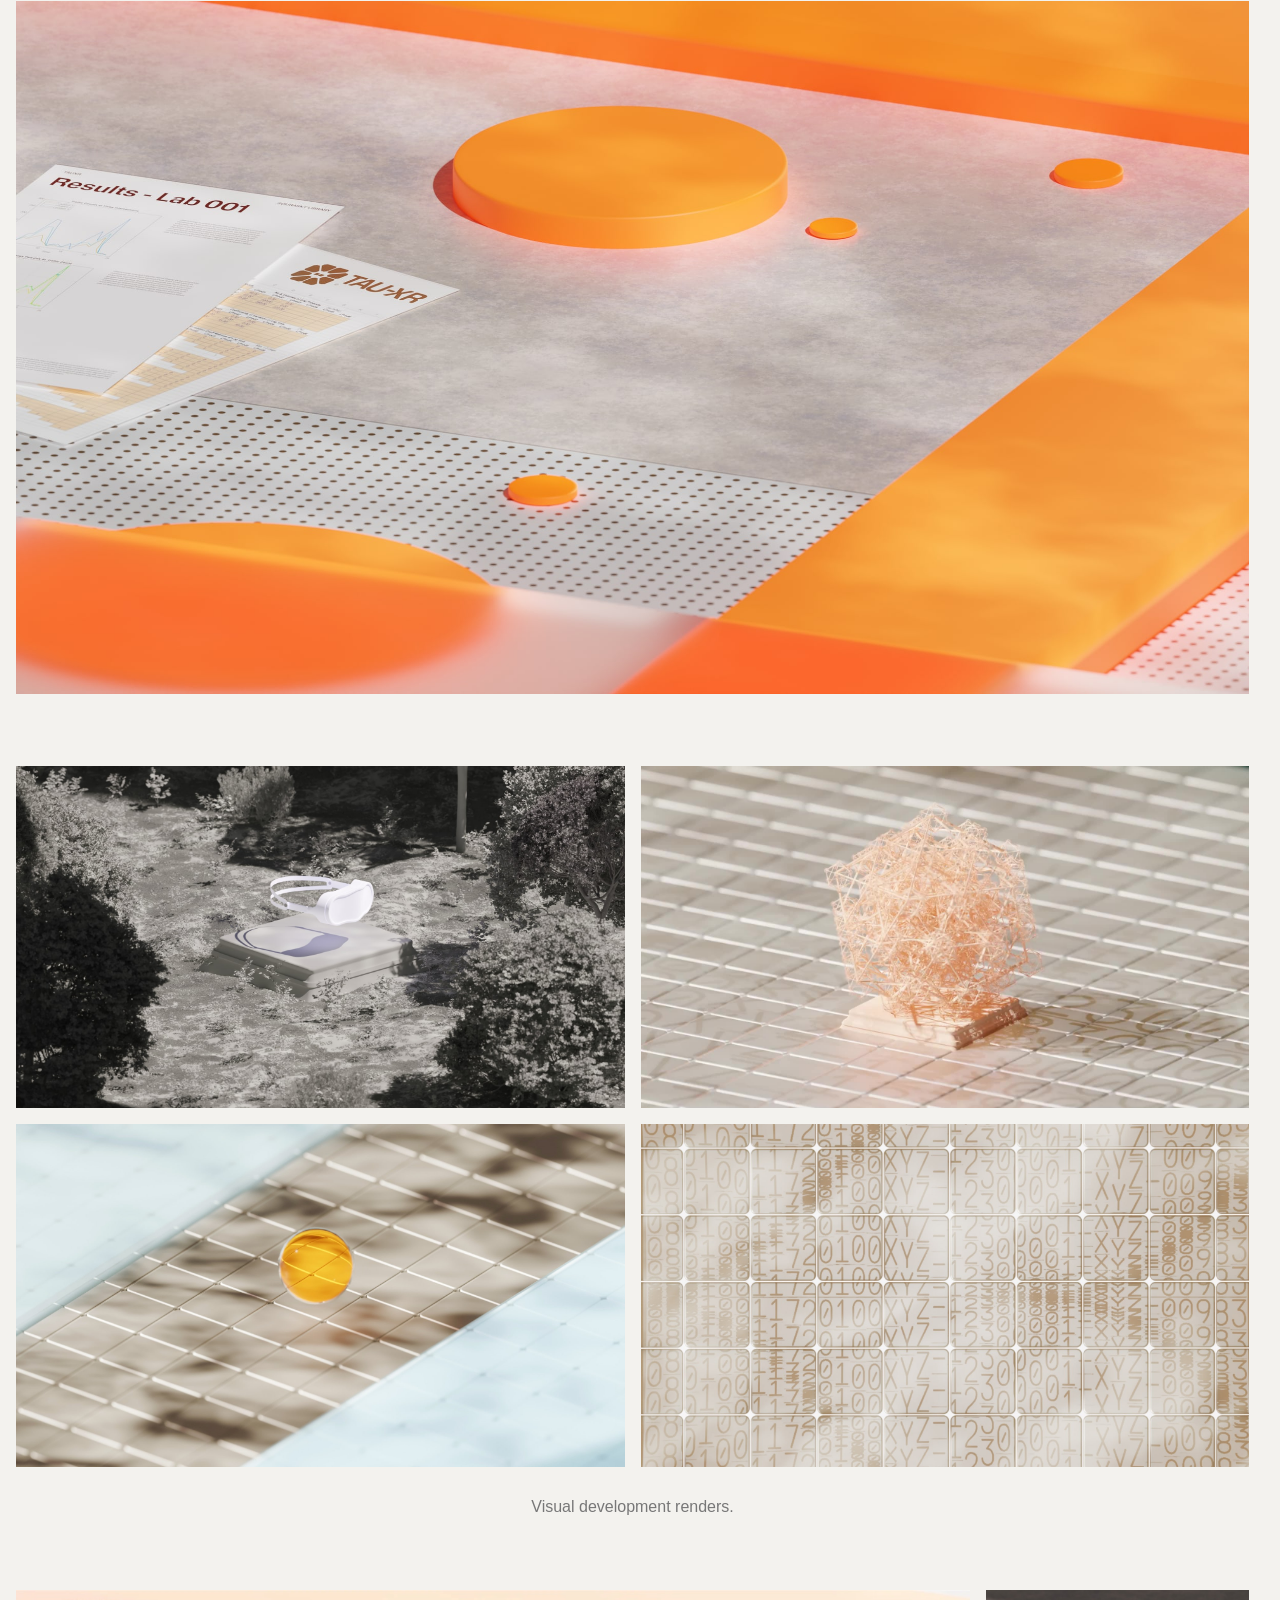
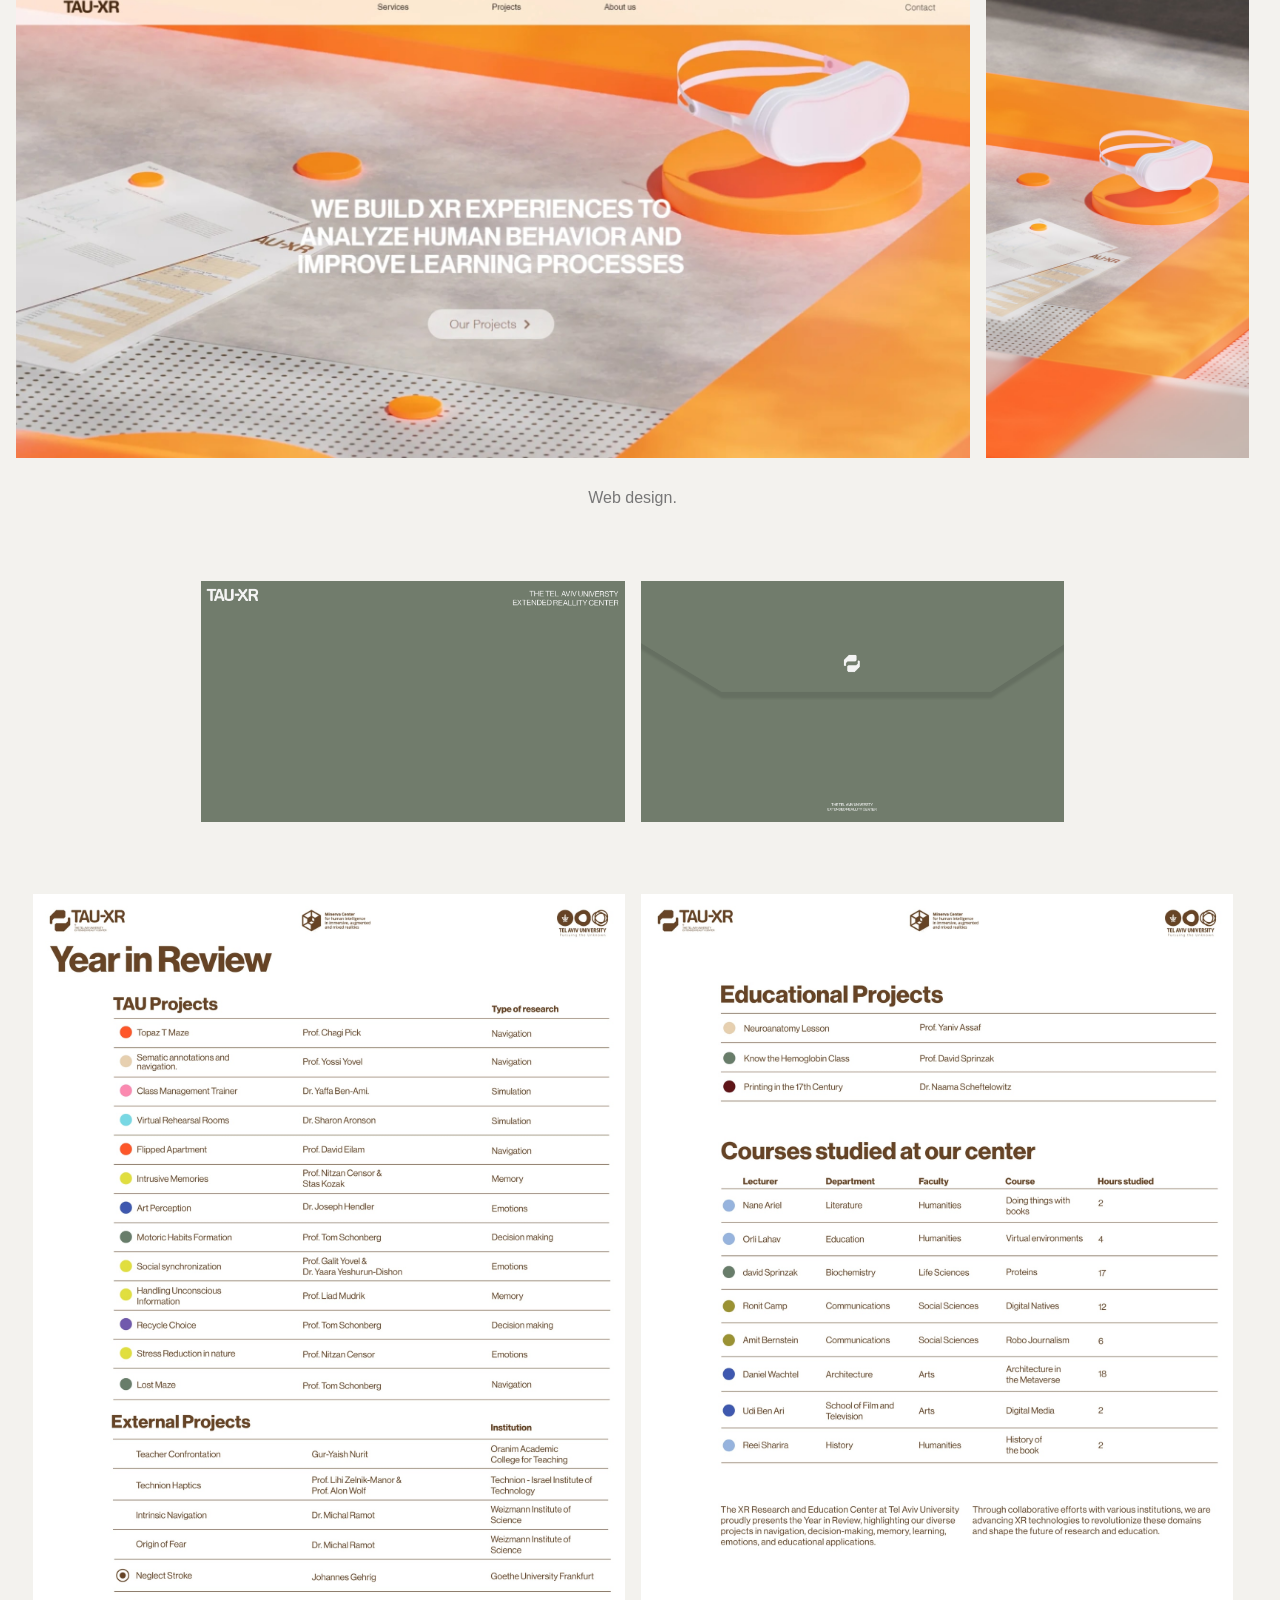
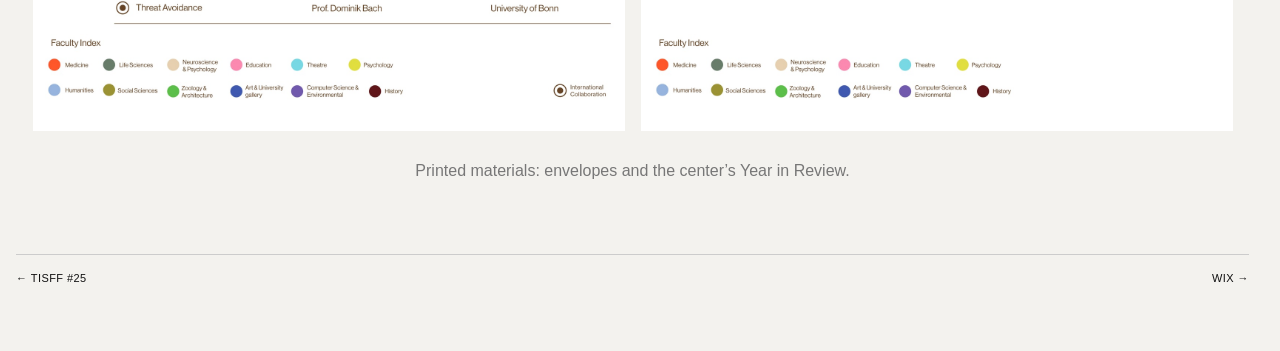
<file: projects/tau-xr.html>
<!doctype html>
<html lang="en">
<head>
<meta charset="utf-8">
<meta name="viewport" content="width=device-width, initial-scale=1">
<title>TAU-XR — Yuval Brenner</title>
<link rel="icon" href="data:,">
<link rel="preconnect" href="https://cdn.fontshare.com" crossorigin>
<script>try{if(localStorage.getItem("theme")==="dark")document.documentElement.dataset.theme="dark"}catch(e){}</script>
<link rel="stylesheet" href="../style.css?v=d89602cd">
</head>
<body>
<canvas class="ascii" aria-hidden="true"></canvas>
<header class="top">
  <a class="name" href="../">Yuval Brenner</a>
  <button class="theme" type="button" aria-label="Night mode"><svg class="moon" viewBox="0 0 24 24" aria-hidden="true"><path d="M20 14.5A8 8 0 0 1 9.5 4a8 8 0 1 0 10.5 10.5z"/></svg><svg class="sun" viewBox="0 0 24 24" aria-hidden="true"><circle cx="12" cy="12" r="4"/><path d="M12 2.5v2M12 19.5v2M2.5 12h2M19.5 12h2M5.3 5.3l1.4 1.4M17.3 17.3l1.4 1.4M5.3 18.7l1.4-1.4M17.3 6.7l1.4-1.4"/></svg></button>
  <nav><a href="../">Work</a><a href="../about.html">About</a></nav>
</header>

<main>
  <div class="intro">
    <h1>TAU-XR</h1>
    <p>Branding and visual language for the Tel Aviv University XR Center, including a custom logotype, web design and printed materials.</p>
  </div>

  <figure>
    <img src="../images/tau-xr/logo-white.jpg" width="2400" height="1160" alt="TAU-XR logotype">
  </figure>
  <figure>
    <div class="bleed">
      <img src="../images/tau-xr/card-brown-front.png" width="1449" height="729" alt="Business card front, brown" loading="lazy">
      <img src="../images/tau-xr/card-white-front.png" width="1449" height="729" alt="Business card front, white" loading="lazy">
      <img src="../images/tau-xr/card-orange-front.png" width="1449" height="729" alt="Business card front, orange" loading="lazy">
      <img src="../images/tau-xr/card-brown-back.png" width="1449" height="729" alt="Business card back, Nitsan Caduri" loading="lazy">
      <img src="../images/tau-xr/card-white-back.png" width="1449" height="729" alt="Business card back, Tal Manuel Zipori" loading="lazy">
      <img src="../images/tau-xr/card-orange-back.png" width="1449" height="729" alt="Business card back, Omri Bromberg" loading="lazy">
    </div>
    <figcaption>Business cards.</figcaption>
  </figure>
  <figure>
    <img src="../images/tau-xr/render-landing.jpg" width="2400" height="1350" alt="Orange and grey render with lab results and a headset" loading="lazy">
  </figure>
  <figure>
    <div class="row" style="--n:2">
      <img src="../images/tau-xr/render-nature.jpg" width="1920" height="1080" alt="Black-and-white render of a headset in foliage" loading="lazy">
      <video src="../video/tau-frac.mp4" poster="../video/tau-frac.jpg" width="1600" height="900" autoplay muted loop playsinline preload="metadata" aria-label="Rotating fractal object"></video>
      <img src="../images/tau-xr/render-sphere.jpg" width="2000" height="1125" alt="Amber glass sphere over a tiled grid" loading="lazy">
      <img src="../images/tau-xr/render-tiles.jpg" width="2000" height="1125" alt="Glass tiles printed with numbers and letters" loading="lazy">
    </div>
    <figcaption>Visual development renders.</figcaption>
  </figure>
  <figure>
    <!-- columns sized by aspect ratio so both images share one height -->
    <div class="row" style="grid-template-columns: 2.039fr .5625fr">
      <img src="../images/tau-xr/web-desktop-2.jpg" width="2000" height="981" alt="TAU-XR website, desktop" loading="lazy">
      <img src="../images/tau-xr/web-phone.jpg" width="1080" height="1920" alt="TAU-XR website, mobile" loading="lazy">
    </div>
    <figcaption>Web design.</figcaption>
  </figure>
  <figure>
    <div class="row narrow" style="--n:2; max-width:70%">
      <img src="../images/tau-xr/envelope.png" width="1488" height="848" alt="Envelope front" loading="lazy">
      <img src="../images/tau-xr/envelope2.png" width="1492" height="850" alt="Envelope back" loading="lazy">
    </div>
  </figure>
  <figure>
    <div class="row narrow" style="--n:2; max-width:1200px">
      <img src="../images/tau-xr/year-in-review-1.jpg" width="1600" height="2262" alt="Year in Review, page 1" loading="lazy">
      <img src="../images/tau-xr/year-in-review-2.jpg" width="1600" height="2262" alt="Year in Review, page 2" loading="lazy">
    </div>
    <figcaption>Printed materials: envelopes and the center’s Year in Review.</figcaption>
  </figure>
</main>

<footer class="next"><a href="tisff.html">← TISFF #25</a><a href="wix.html">WIX →</a></footer>
<script src="../js/theme.js?v=129fc5a3" defer></script>
<script src="../js/ascii.js?v=4d5c533b" defer></script>
</body>
</html>
</file>
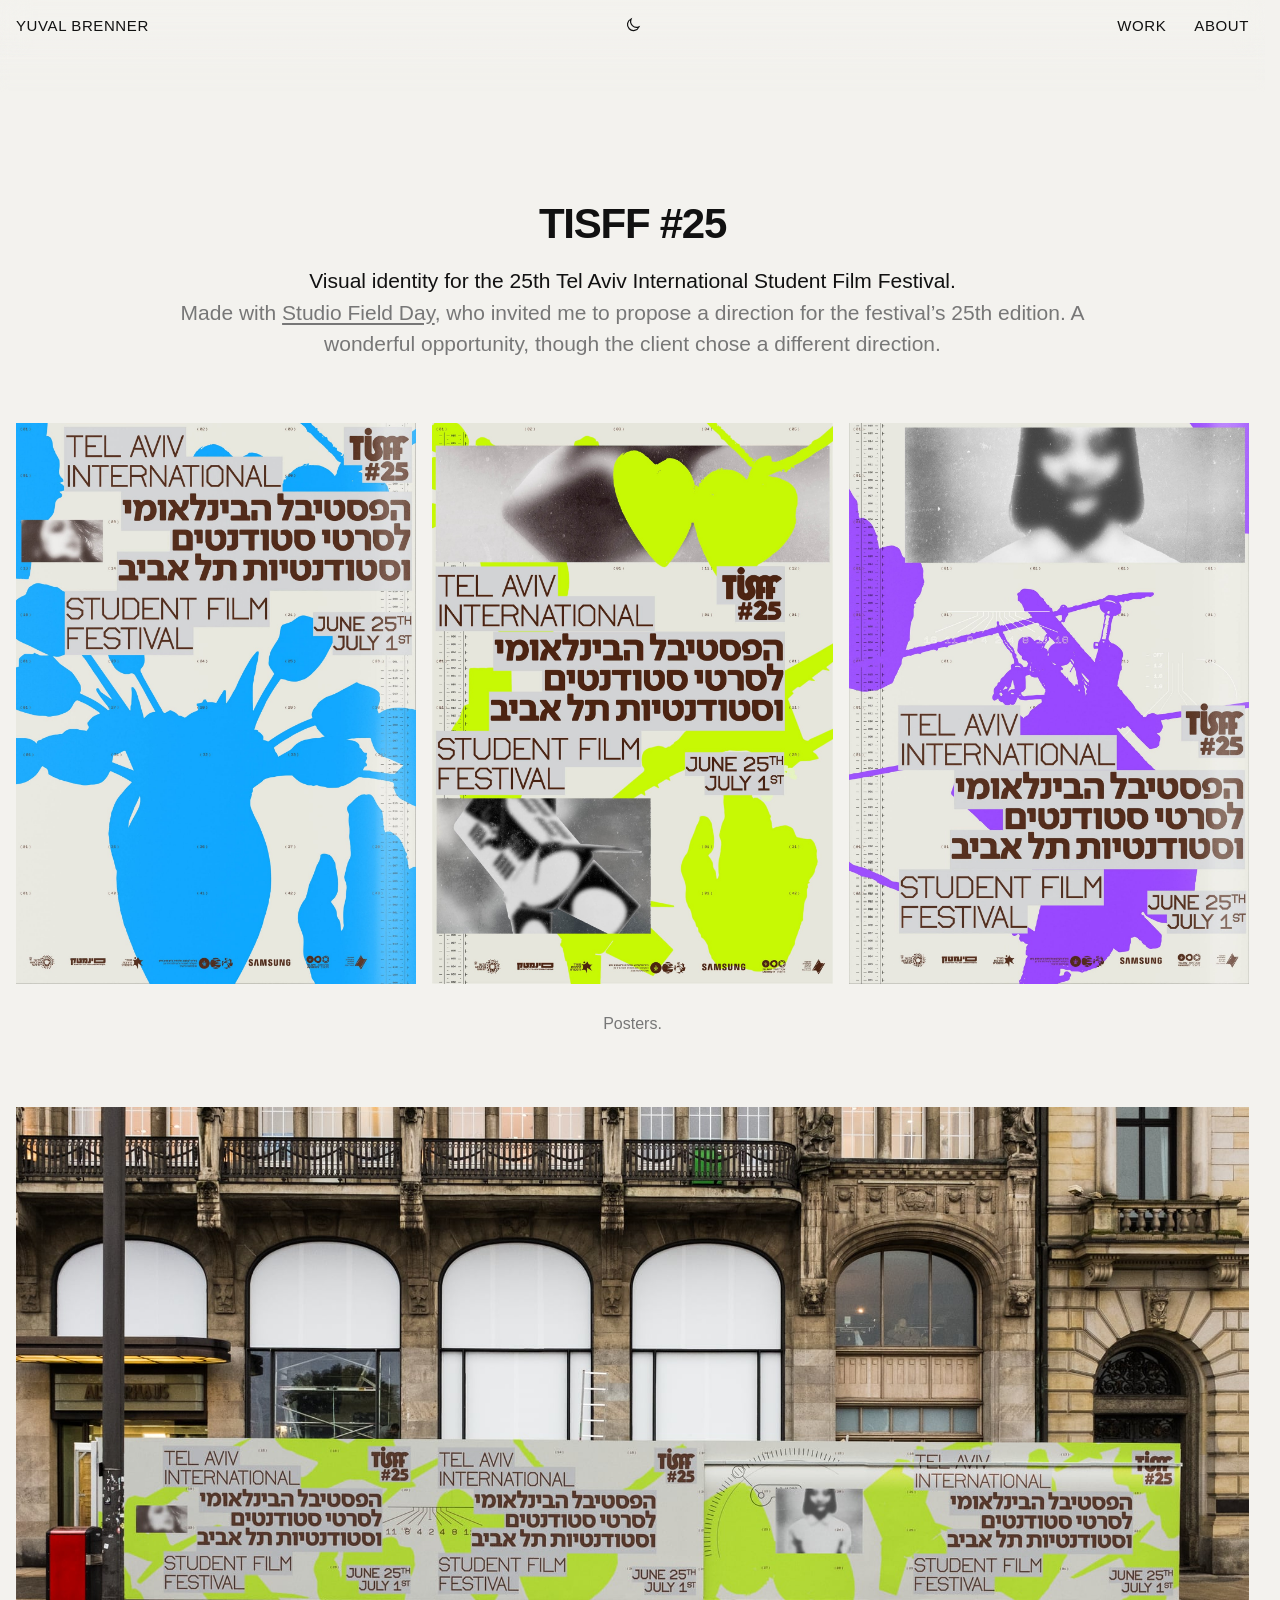
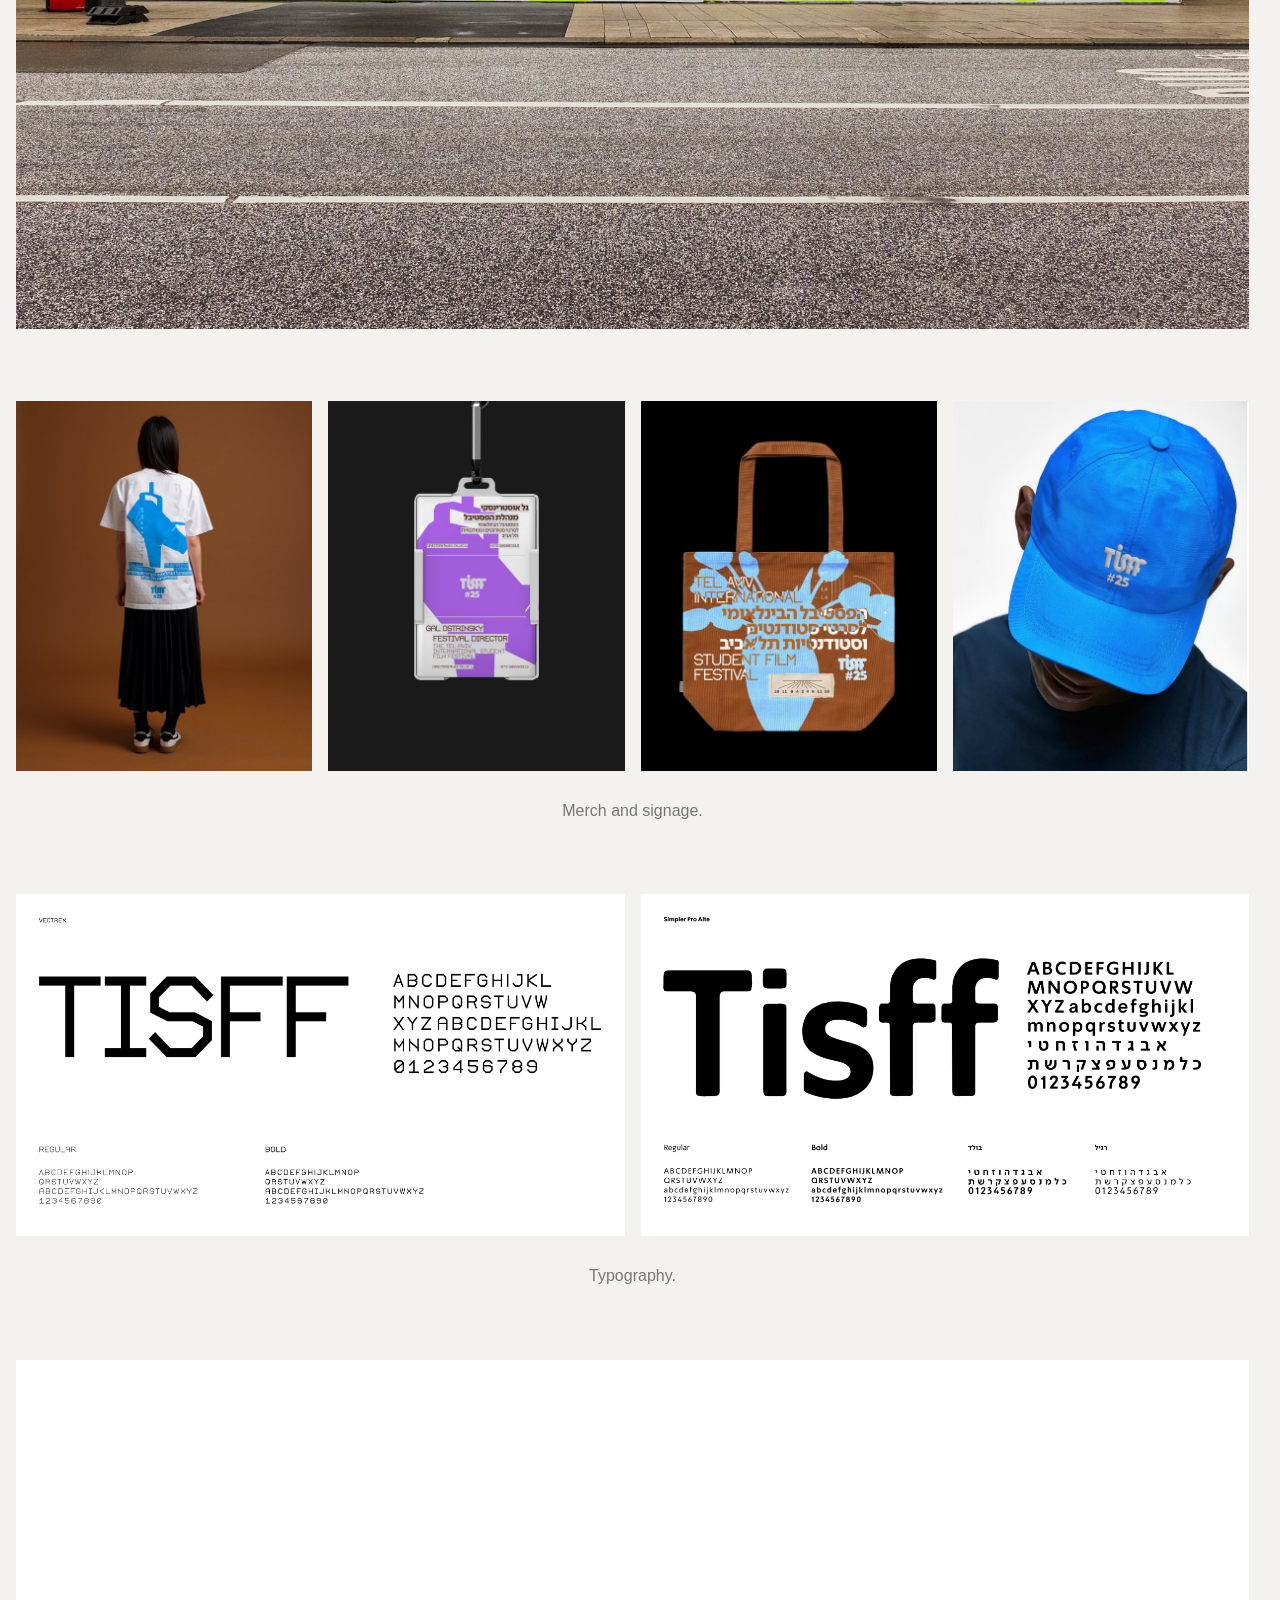
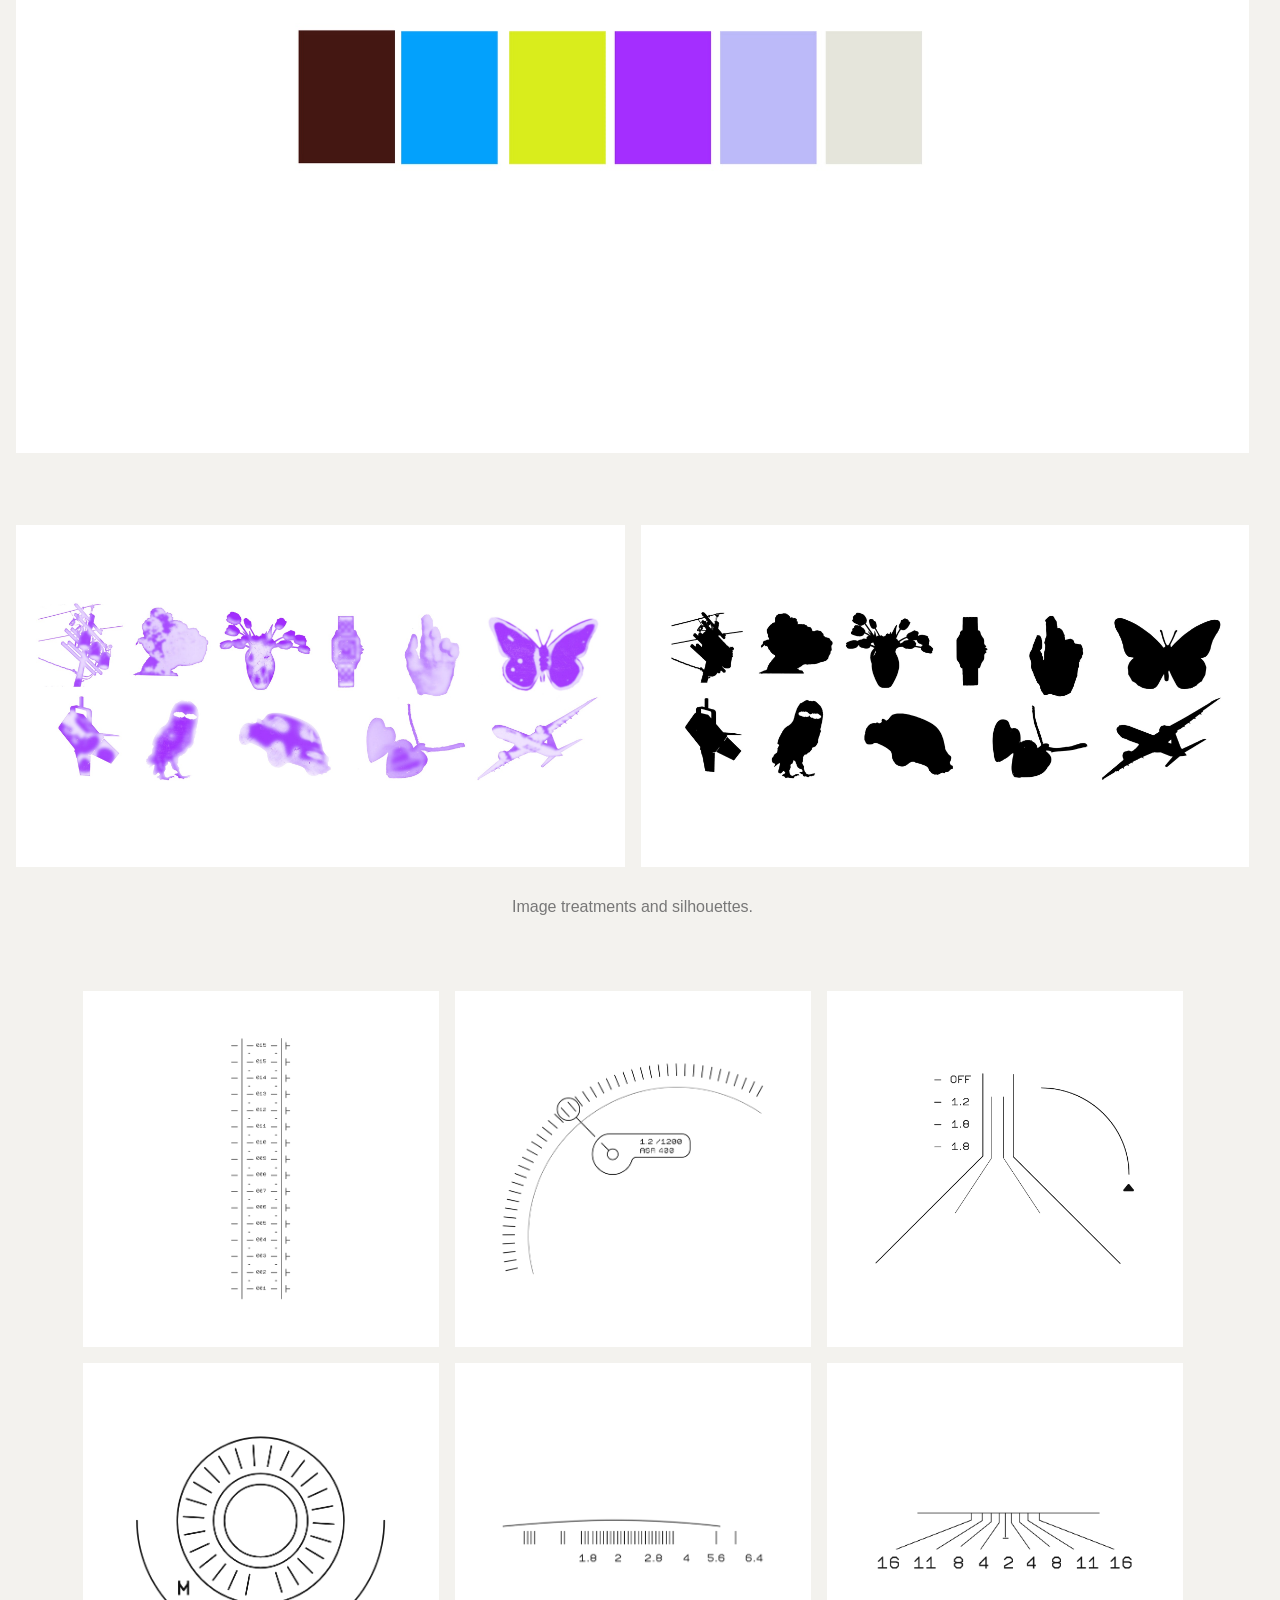
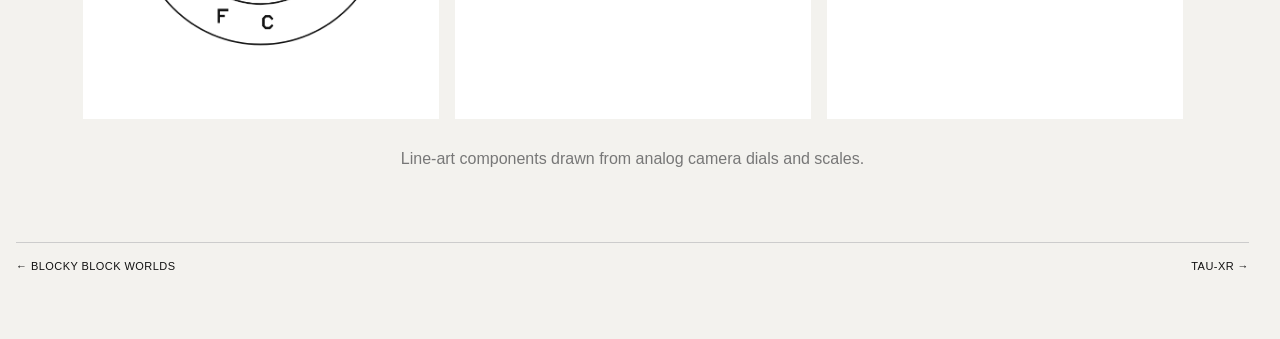
<file: projects/tisff.html>
<!doctype html>
<html lang="en">
<head>
<meta charset="utf-8">
<meta name="viewport" content="width=device-width, initial-scale=1">
<title>TISFF #25 — Yuval Brenner</title>
<link rel="icon" href="data:,">
<link rel="preconnect" href="https://cdn.fontshare.com" crossorigin>
<script>try{if(localStorage.getItem("theme")==="dark")document.documentElement.dataset.theme="dark"}catch(e){}</script>
<link rel="stylesheet" href="../style.css?v=d89602cd">
</head>
<body>
<canvas class="ascii" aria-hidden="true"></canvas>
<header class="top">
  <a class="name" href="../">Yuval Brenner</a>
  <button class="theme" type="button" aria-label="Night mode"><svg class="moon" viewBox="0 0 24 24" aria-hidden="true"><path d="M20 14.5A8 8 0 0 1 9.5 4a8 8 0 1 0 10.5 10.5z"/></svg><svg class="sun" viewBox="0 0 24 24" aria-hidden="true"><circle cx="12" cy="12" r="4"/><path d="M12 2.5v2M12 19.5v2M2.5 12h2M19.5 12h2M5.3 5.3l1.4 1.4M17.3 17.3l1.4 1.4M5.3 18.7l1.4-1.4M17.3 6.7l1.4-1.4"/></svg></button>
  <nav><a href="../">Work</a><a href="../about.html">About</a></nav>
</header>

<main>
  <div class="intro">
    <h1>TISFF #25</h1>
    <p>Visual identity for the 25th Tel Aviv International Student Film Festival.</p>
    <p class="meta">Made with <a href="https://www.field-day.studio/">Studio Field Day</a>, who invited me to propose a direction for the festival’s 25th edition. A wonderful opportunity, though the client chose a different direction.</p>
  </div>

  <figure>
    <div class="row narrow" style="--n:3; max-width:1400px">
      <img src="../images/tisff/poster-1.jpg" width="1400" height="1960" alt="Festival poster with a blue vase of flowers">
      <img src="../images/tisff/poster-2.jpg" width="1400" height="1960" alt="Festival poster with lime green shapes">
      <img src="../images/tisff/poster-3.jpg" width="1400" height="1960" alt="Festival poster with a purple silhouette">
    </div>
    <figcaption>Posters.</figcaption>
  </figure>
  <figure>
    <img src="../images/tisff/billboard.jpg" width="2000" height="1333" alt="Festival hoarding along a city street" loading="lazy">
  </figure>
  <figure>
    <div class="row" style="--n:4">
      <img src="../images/tisff/shirt.jpg" width="1200" height="1500" alt="Festival T-shirt" loading="lazy">
      <img src="../images/tisff/tag.jpg" width="1200" height="1500" alt="Festival director's lanyard badge" loading="lazy">
      <img src="../images/tisff/tote.jpg" width="1200" height="1500" alt="Festival tote bag" loading="lazy">
      <img src="../images/tisff/cap.jpg" width="1200" height="1500" alt="Festival cap" loading="lazy">
    </div>
    <figcaption>Merch and signage.</figcaption>
  </figure>

  <figure>
    <div class="row" style="--n:2">
      <img src="../images/tisff/type-vectrex.jpg" width="2400" height="1350" alt="Vectrex type specimen" loading="lazy">
      <img src="../images/tisff/type-simpler.jpg" width="2400" height="1350" alt="Simpler Pro type specimen, Latin and Hebrew" loading="lazy">
    </div>
    <figcaption>Typography.</figcaption>
  </figure>
  <figure>
    <img src="../images/tisff/colours.jpg" width="2400" height="1350" alt="Colour palette" loading="lazy">
  </figure>
  <figure>
    <div class="row" style="--n:2">
      <img src="../images/tisff/silhouettes-purple.jpg" width="2400" height="1350" alt="Treated silhouettes" loading="lazy">
      <img src="../images/tisff/silhouettes.jpg" width="2400" height="1350" alt="Silhouette set" loading="lazy">
    </div>
    <figcaption>Image treatments and silhouettes.</figcaption>
  </figure>

  <figure>
    <div class="row lineart">
      <img src="../images/tisff/line-1.png" width="318" height="1248" alt="Line-art film counter" loading="lazy">
      <img src="../images/tisff/line-2.png" width="1202" height="983" alt="Line-art shutter dial" loading="lazy">
      <img src="../images/tisff/line-3.png" width="1018" height="763" alt="Line-art aperture guide" loading="lazy">
      <img src="../images/tisff/line-4.png" width="581" height="495" alt="Line-art mode dial" loading="lazy">
      <img src="../images/tisff/line-5.png" width="1134" height="223" alt="Line-art aperture scale" loading="lazy">
      <img src="../images/tisff/line-6.png" width="756" height="205" alt="Line-art focus scale" loading="lazy">
    </div>
    <figcaption>Line-art components drawn from analog camera dials and scales.</figcaption>
  </figure>
</main>

<footer class="next"><a href="blocky-block-worlds.html">← Blocky Block Worlds</a><a href="tau-xr.html">TAU-XR →</a></footer>
<script src="../js/theme.js?v=129fc5a3" defer></script>
<script src="../js/ascii.js?v=4d5c533b" defer></script>
</body>
</html>
</file>
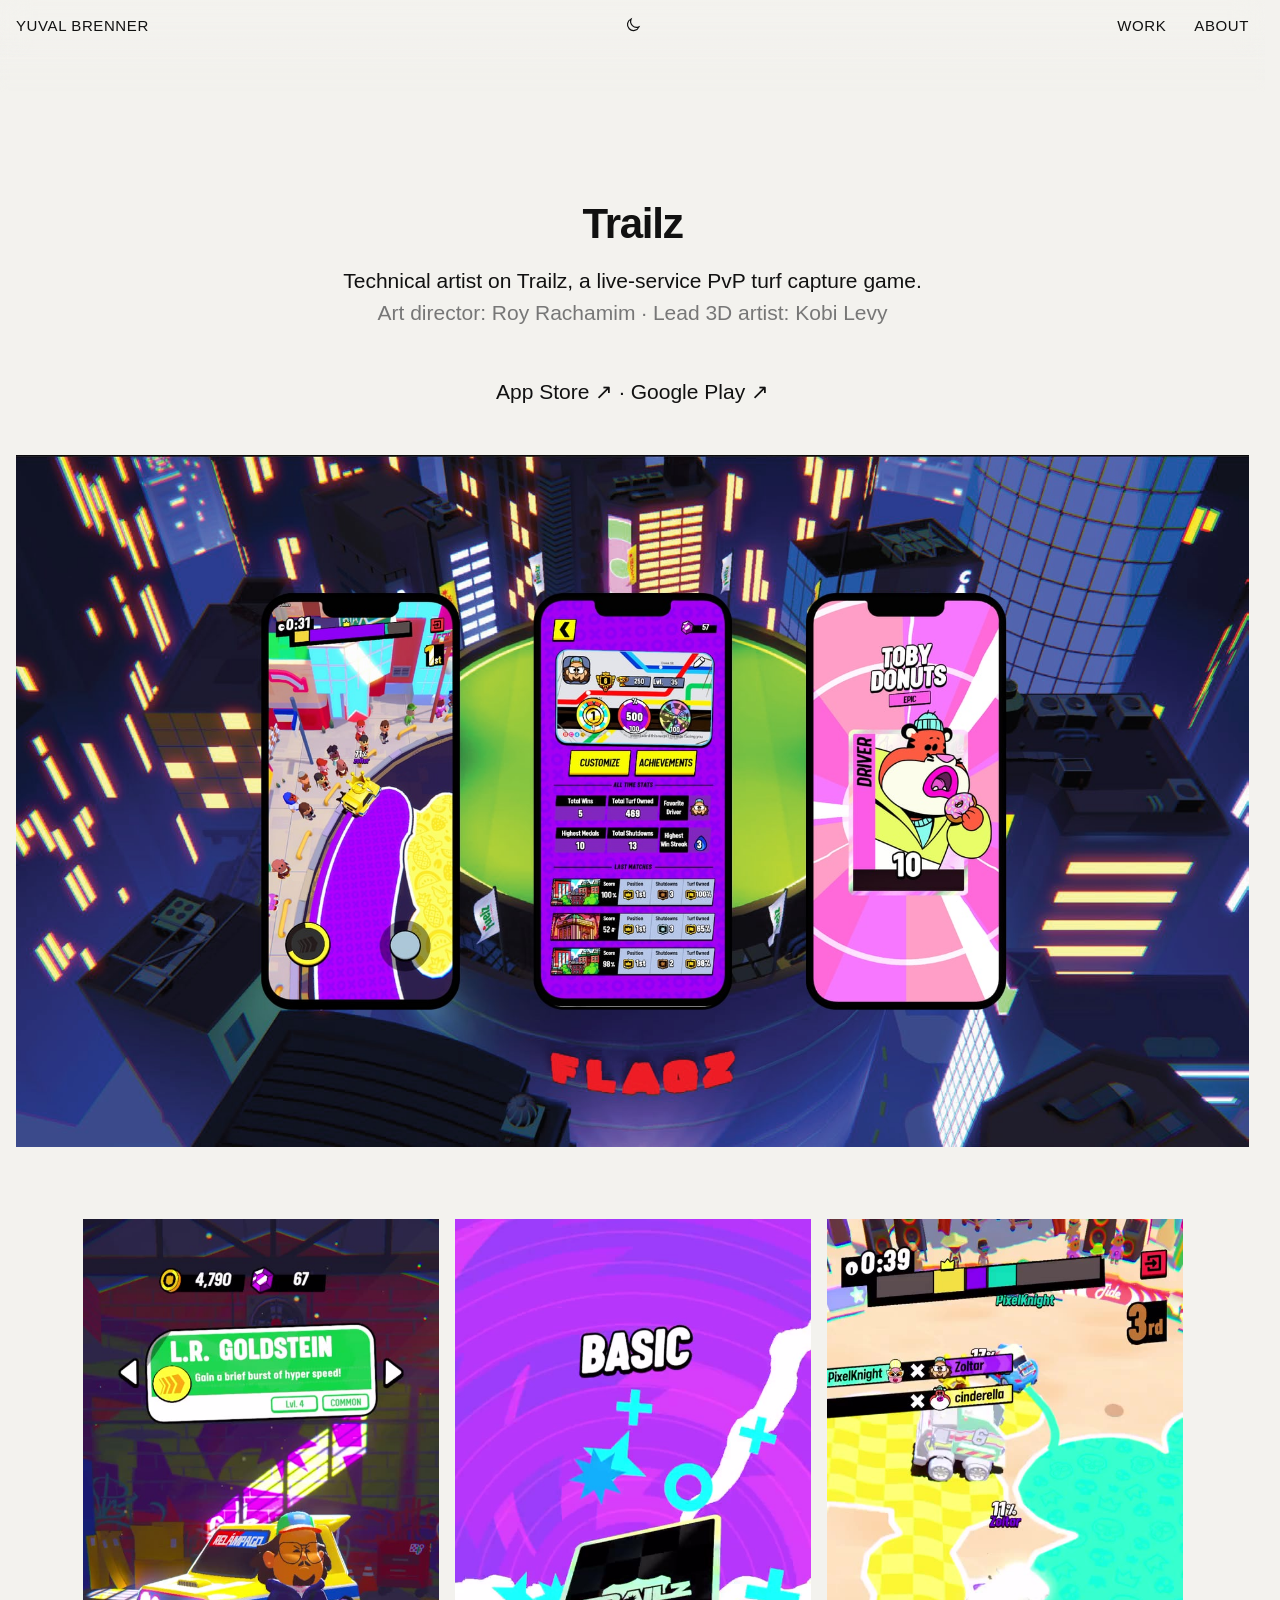
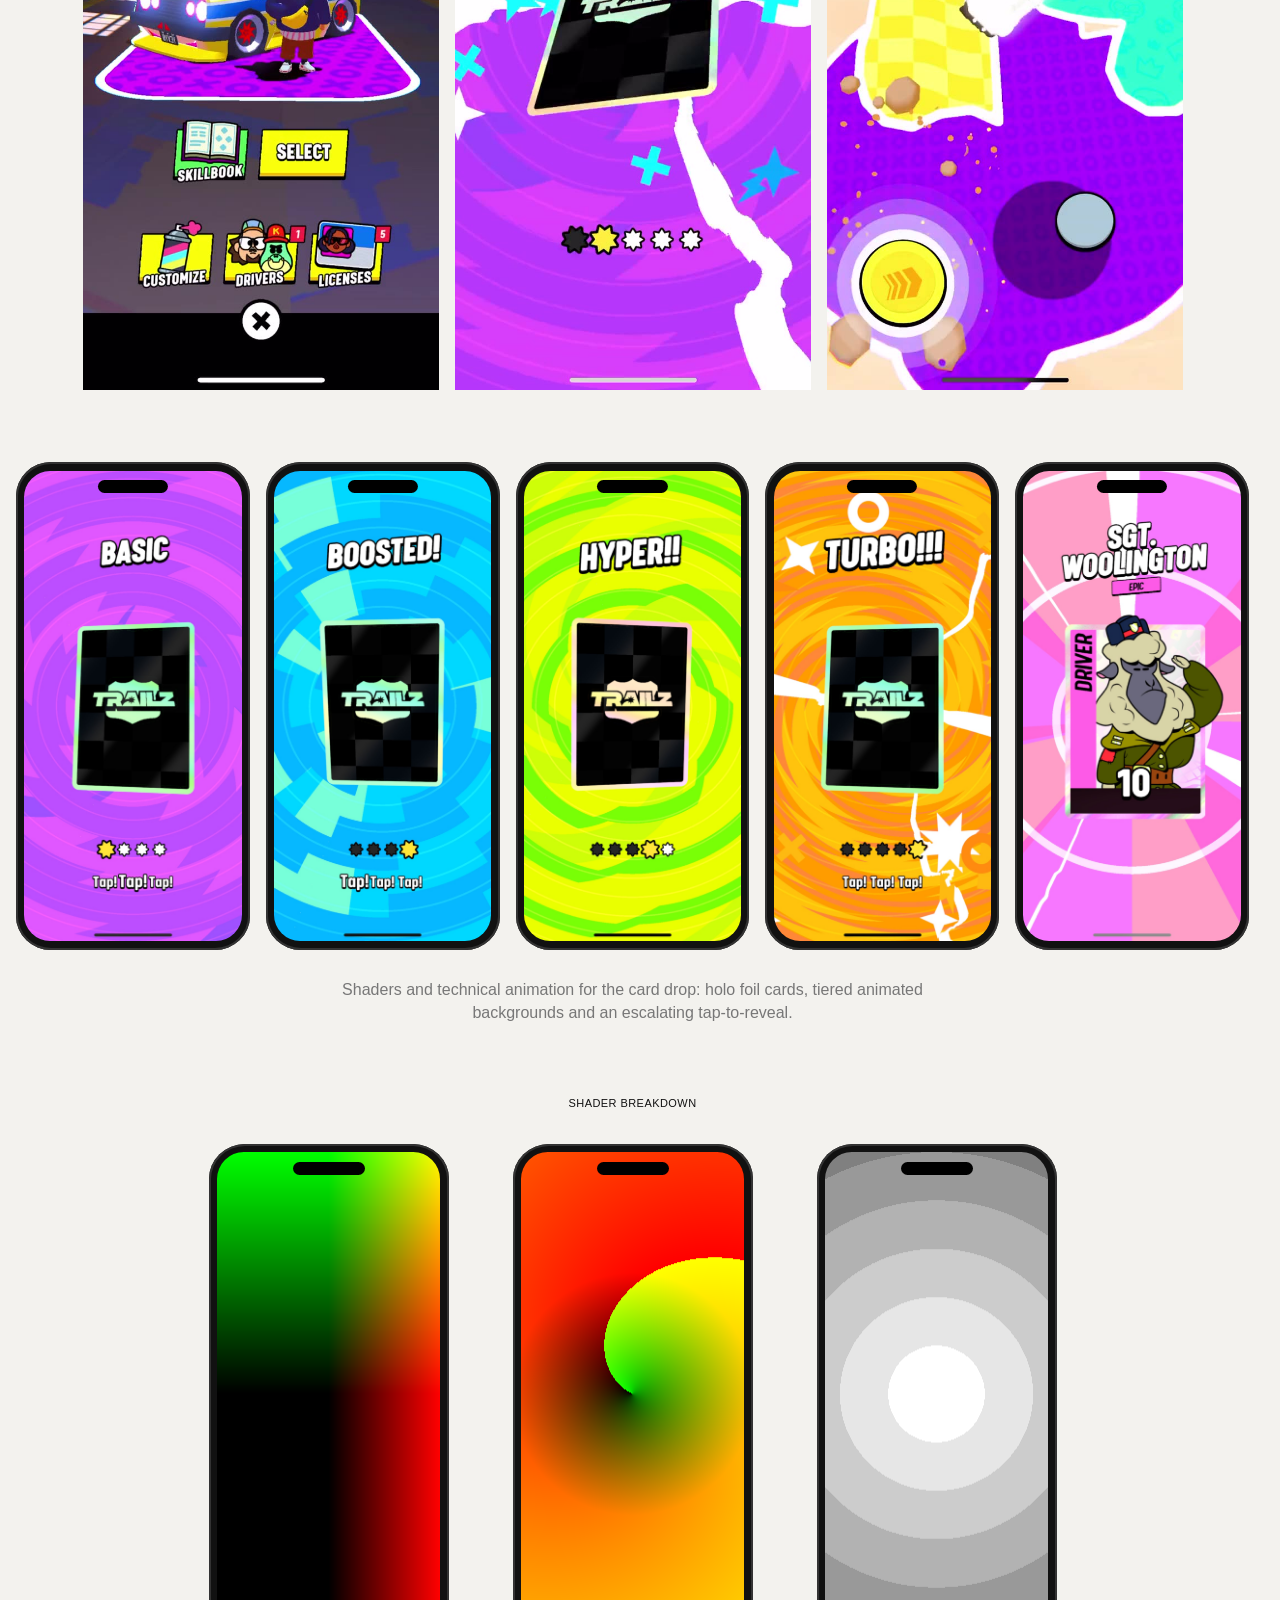
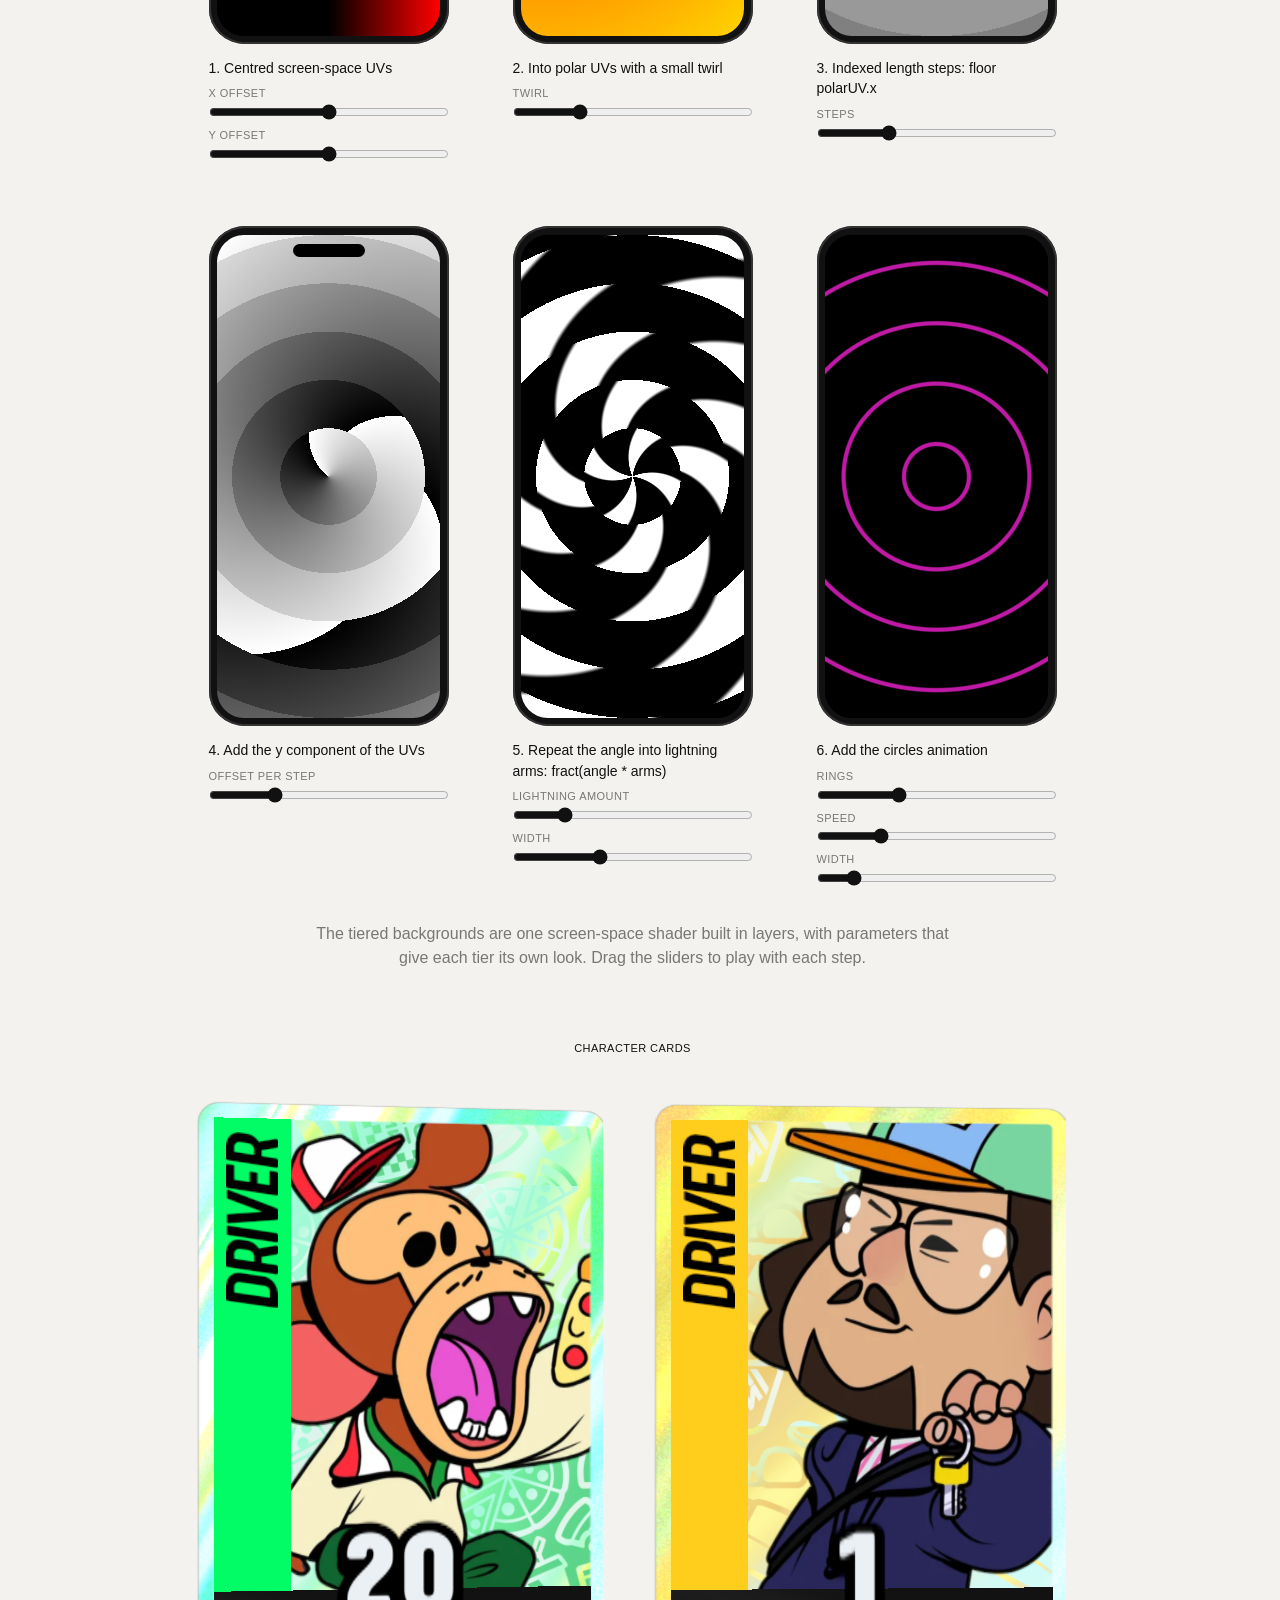
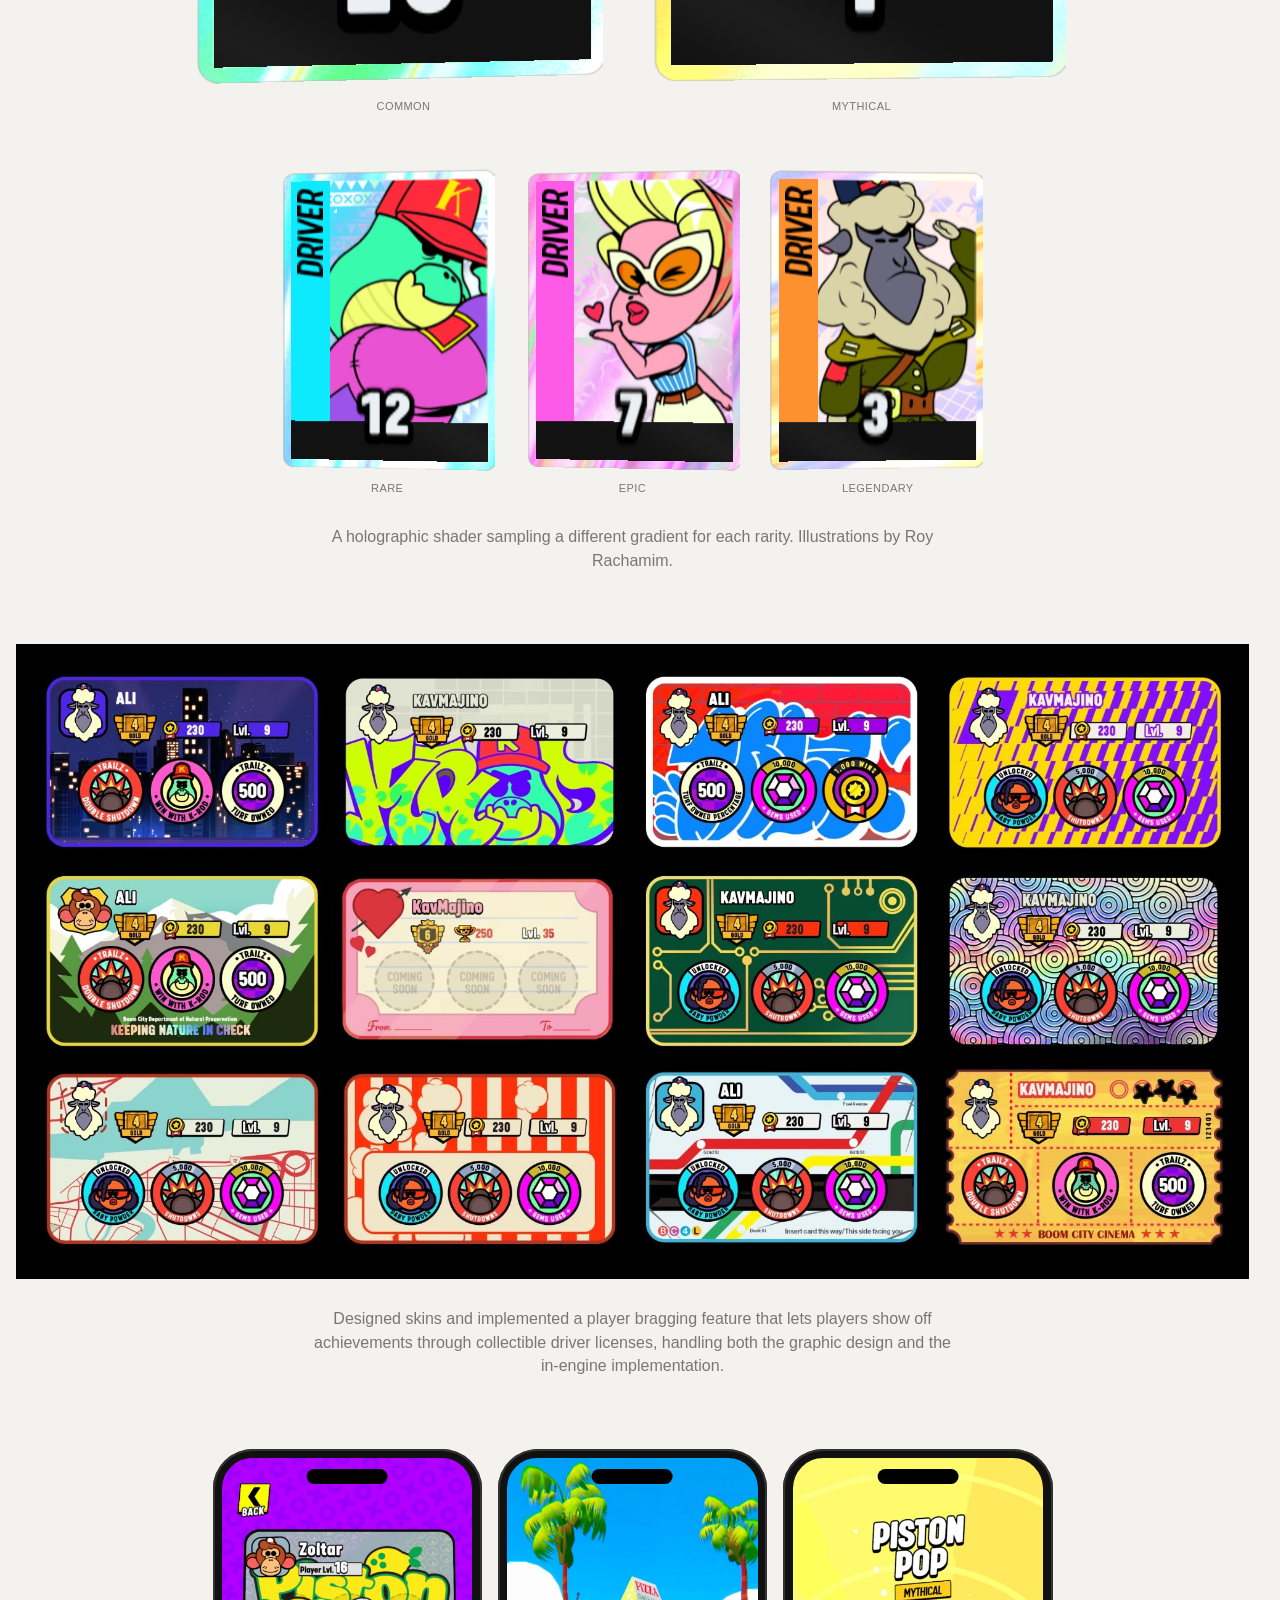
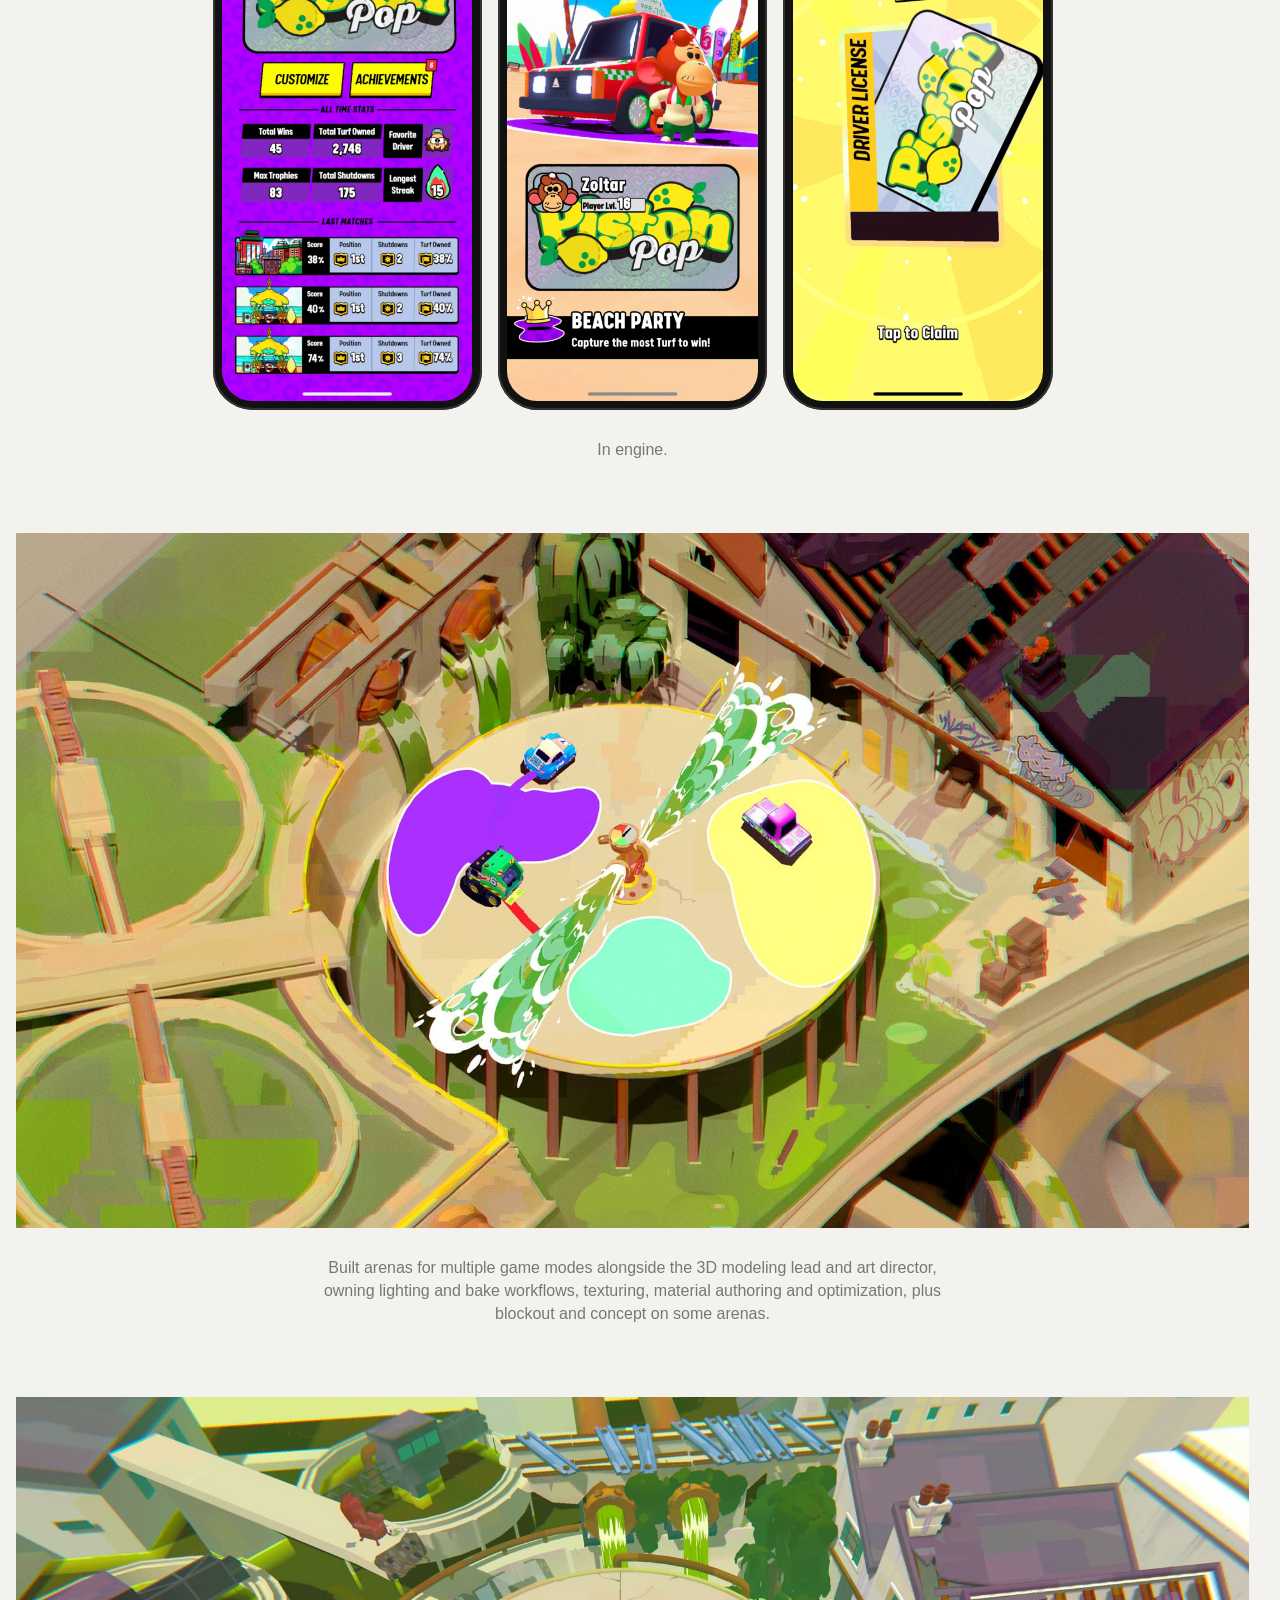
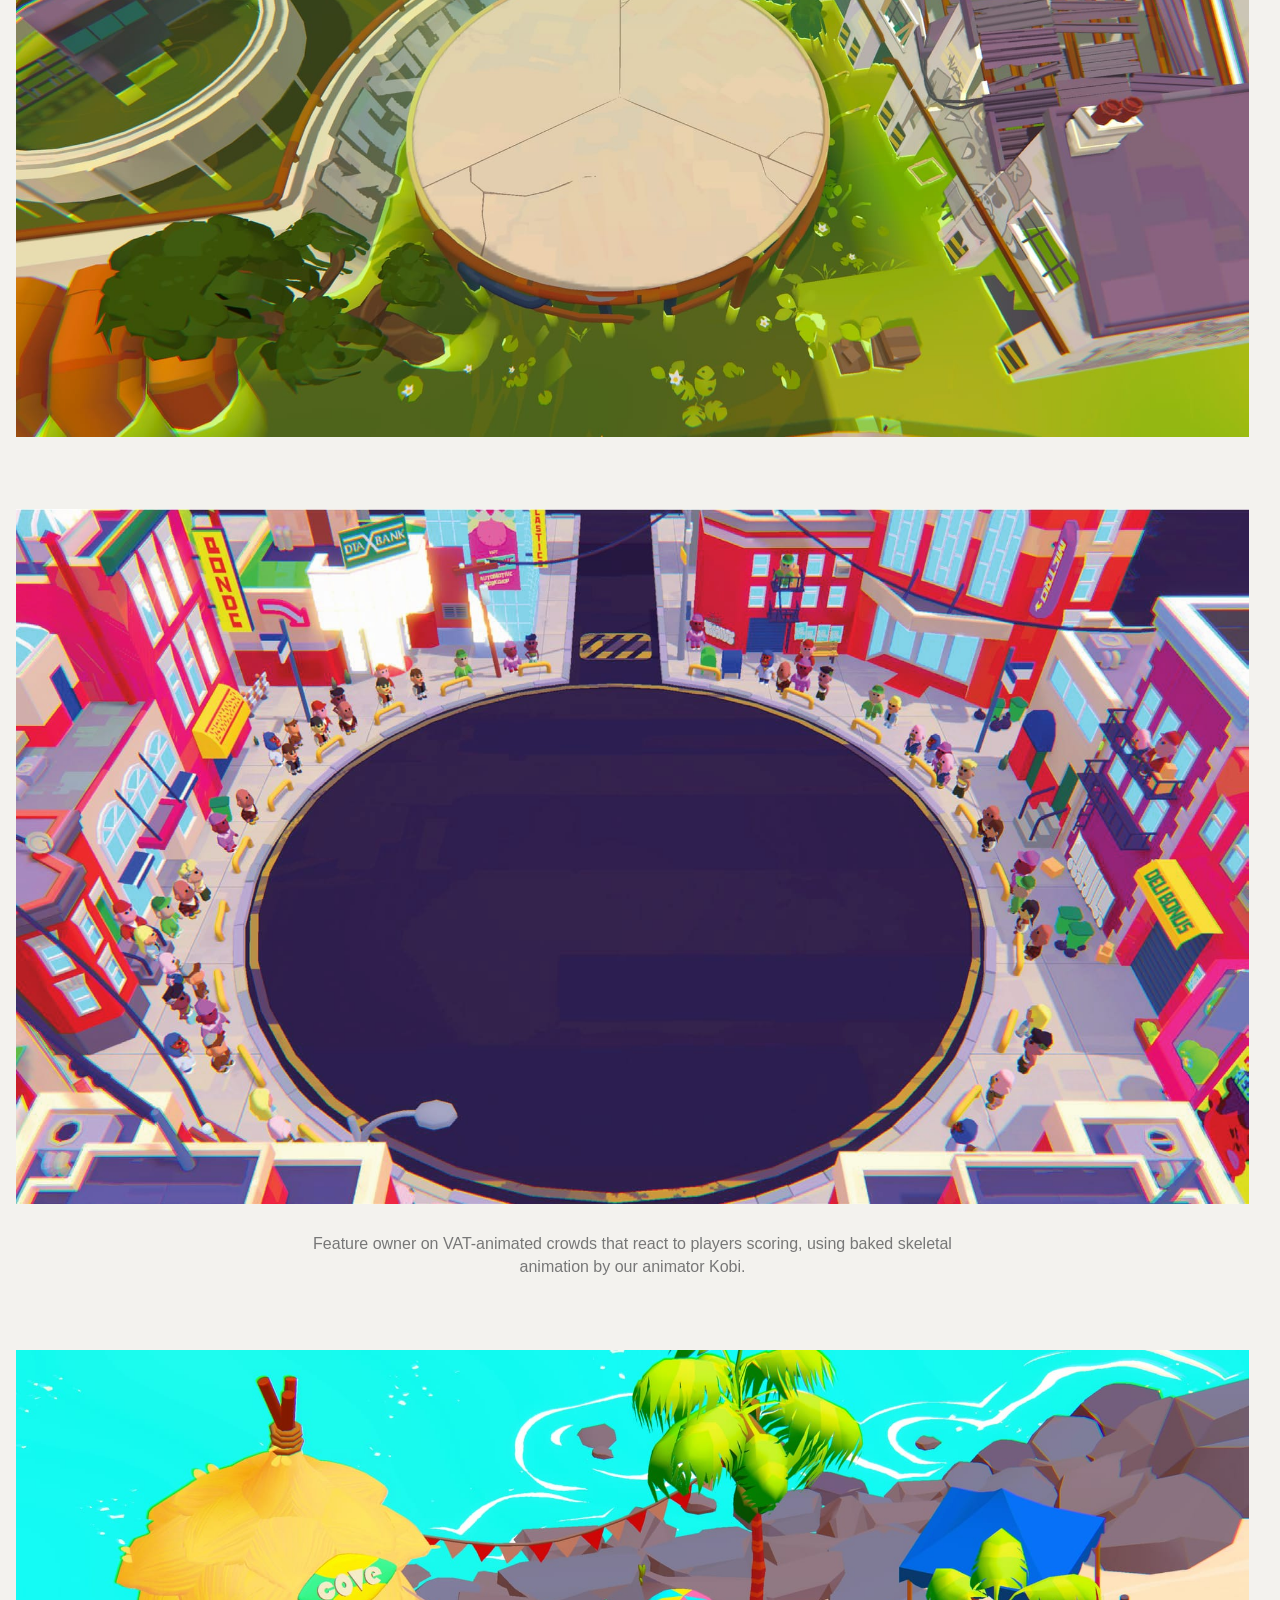
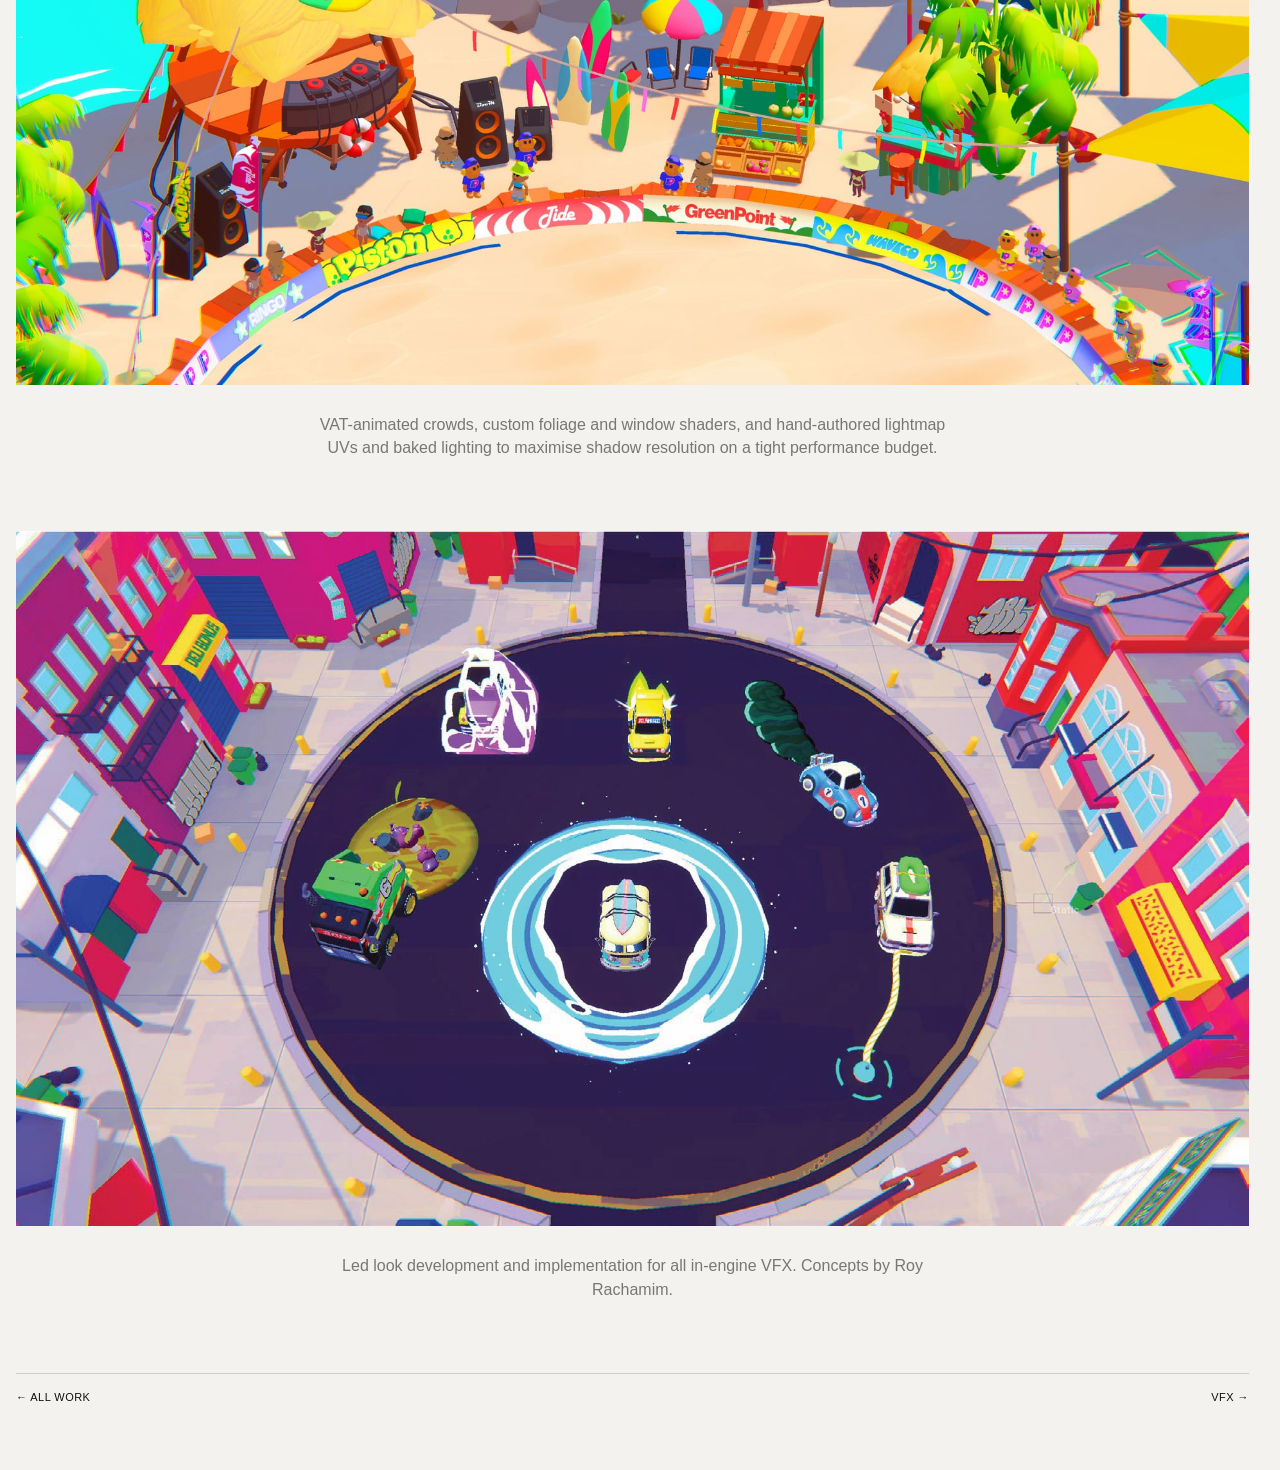
<file: projects/trailz.html>
<!doctype html>
<html lang="en">
<head>
<meta charset="utf-8">
<meta name="viewport" content="width=device-width, initial-scale=1">
<title>Trailz — Yuval Brenner</title>
<link rel="icon" href="data:,">
<link rel="preconnect" href="https://cdn.fontshare.com" crossorigin>
<script>try{if(localStorage.getItem("theme")==="dark")document.documentElement.dataset.theme="dark"}catch(e){}</script>
<link rel="stylesheet" href="../style.css?v=d89602cd">
</head>
<body>
<canvas class="ascii" aria-hidden="true"></canvas>
<header class="top">
  <a class="name" href="../">Yuval Brenner</a>
  <button class="theme" type="button" aria-label="Night mode"><svg class="moon" viewBox="0 0 24 24" aria-hidden="true"><path d="M20 14.5A8 8 0 0 1 9.5 4a8 8 0 1 0 10.5 10.5z"/></svg><svg class="sun" viewBox="0 0 24 24" aria-hidden="true"><circle cx="12" cy="12" r="4"/><path d="M12 2.5v2M12 19.5v2M2.5 12h2M19.5 12h2M5.3 5.3l1.4 1.4M17.3 17.3l1.4 1.4M5.3 18.7l1.4-1.4M17.3 6.7l1.4-1.4"/></svg></button>
  <nav><a href="../">Work</a><a href="../about.html">About</a></nav>
</header>

<main>
  <div class="intro">
    <h1>Trailz</h1>
    <p>Technical artist on Trailz, a live-service PvP turf capture game.</p>
    <p class="meta">Art director: Roy Rachamim · Lead 3D artist: Kobi Levy</p>
    <p class="stores"><a href="https://apps.apple.com/app/id6478500261" target="_blank" rel="noopener">App Store ↗</a> · <a href="https://play.google.com/store/apps/details?id=com.lootheads.trailz" target="_blank" rel="noopener">Google Play ↗</a></p>
  </div>

  <figure>
    <img src="../images/trailz/hero.jpg" width="1920" height="1078" alt="Gameplay, profile and driver card screens over the night arena">
  </figure>

  <figure>
    <div class="row narrow" style="--n:3; max-width:1100px">
      <video src="../video/card-drop-2.mp4" poster="../video/card-drop-2.jpg" width="640" height="1386" autoplay muted loop playsinline preload="metadata" aria-label="Card drop recording"></video>
      <video src="../video/card-drop-v2.mp4" poster="../video/card-drop-v2.jpg" width="640" height="1386" autoplay muted loop playsinline preload="metadata" aria-label="Card drop in game"></video>
      <video src="../video/card-drop-3.mp4" poster="../video/card-drop-3.jpg" width="640" height="1386" autoplay muted loop playsinline preload="metadata" aria-label="Card drop recording"></video>
    </div>
  </figure>
  <figure>
    <div class="row narrow" style="--n:5; max-width:1300px">
      <div class="phone"><img src="../images/trailz/card-drop-1.jpg" width="900" height="1949" alt="Card drop, basic" loading="lazy"></div>
      <div class="phone"><img src="../images/trailz/card-drop-2.jpg" width="900" height="1949" alt="Card drop, boosted" loading="lazy"></div>
      <div class="phone"><img src="../images/trailz/card-drop-3.jpg" width="900" height="1949" alt="Card drop, hyper" loading="lazy"></div>
      <div class="phone"><img src="../images/trailz/card-drop-4.jpg" width="900" height="1949" alt="Card drop, turbo" loading="lazy"></div>
      <div class="phone"><img src="../images/trailz/card-drop-5.jpg" width="900" height="1949" alt="Card drop, driver reveal" loading="lazy"></div>
    </div>
    <figcaption>Shaders and technical animation for the card drop: holo foil cards, tiered animated backgrounds and an escalating tap-to-reveal.</figcaption>
  </figure>
  <figure>
    <h2 class="label">Shader breakdown</h2>
    <!-- each canvas runs the GLSL in its <script type="x-shader/x-fragment">; sliders drive the uniforms (see js/shaders.js) -->
    <div class="shaders">
      <div class="step">
        <div class="phone"><canvas data-glsl="s1" aria-label="Centred screen-space UVs"></canvas></div>
        <p>1. Centred screen-space UVs</p>
        <label>X offset <input type="range" data-u="offsetX" min="-0.5" max="0.5" step="0.005" value="0"></label>
        <label>Y offset <input type="range" data-u="offsetY" min="-0.5" max="0.5" step="0.005" value="0"></label>
      </div>
      <div class="step">
        <div class="phone"><canvas data-glsl="s2" aria-label="Polar UVs with a twirl"></canvas></div>
        <p>2. Into polar UVs with a small twirl</p>
        <label>Twirl <input type="range" data-u="twirl" min="0" max="3" step="0.01" value="0.8"></label>
      </div>
      <div class="step">
        <div class="phone"><canvas data-glsl="s3" aria-label="Indexed length steps"></canvas></div>
        <p>3. Indexed length steps: floor polarUV.x</p>
        <label>Steps <input type="range" data-u="steps" min="2" max="30" step="1" value="10"></label>
      </div>
      <div class="step">
        <div class="phone"><canvas data-glsl="s4" aria-label="Steps plus the y component"></canvas></div>
        <p>4. Add the y component of the UVs</p>
        <label>Offset per step <input type="range" data-u="offset" min="0" max="0.5" step="0.005" value="0.13"></label>
      </div>
      <div class="step">
        <div class="phone"><canvas data-glsl="s6" aria-label="Lightning arms"></canvas></div>
        <p>5. Repeat the angle into lightning arms: fract(angle * arms)</p>
        <label>Lightning amount <input type="range" data-u="arms" min="1" max="16" step="1" value="4"></label>
        <label>Width <input type="range" data-u="boltWidth" min="0.05" max="0.9" step="0.01" value="0.35"></label>
      </div>
      <div class="step">
        <div class="phone"><canvas data-glsl="s7" aria-label="Animated circles"></canvas></div>
        <p>6. Add the circles animation</p>
        <label>Rings <input type="range" data-u="rings" min="2" max="20" step="1" value="8"></label>
        <label>Speed <input type="range" data-u="speed" min="0" max="2" step="0.01" value="0.5"></label>
        <label>Width <input type="range" data-u="width" min="0.02" max="0.25" step="0.005" value="0.05"></label>
      </div>
    </div>
<script type="x-shader/x-fragment" id="glsl-helpers">
const float TAU = 6.2831853;
// polar UVs: x = distance from centre, y = angle 0..1; twirl bends the angle by distance
vec2 polar(vec2 uv, float tw) {
  uv.x *= aspect;
  float r = length(uv);
  float a = atan(uv.y, uv.x) / TAU + 0.5;
  return vec2(r, fract(a + r * tw + t * 0.05));
}
// the chain: each step builds on the one before, so its sliders carry into every later step
uniform float offsetX, offsetY, twirl, steps, offset;
vec2 centred(vec2 uv) { return uv - vec2(offsetX, offsetY); }               // 1
vec2 polarUV(vec2 uv) { return polar(centred(uv), twirl); }                 // 2
float stepIndex(vec2 uv) { return floor(polarUV(uv).x * steps); }           // 3
vec2 steppedUV(vec2 uv) {                                                   // 4
  vec2 p = polarUV(uv);
  return vec2(p.x, fract(p.y + stepIndex(uv) * offset));
}
</script>
<script type="x-shader/x-fragment" id="s1">
// move the centre point; red = x past it, green = y past it
vec3 frag(vec2 uv) { return vec3(clamp(centred(uv) * 2.0, 0.0, 1.0), 0.0); }
</script>
<script type="x-shader/x-fragment" id="s2">
vec3 frag(vec2 uv) {
  vec2 p = polarUV(uv);
  return vec3(min(p.x * 4.0, 1.0), p.y, 0.0);
}
</script>
<script type="x-shader/x-fragment" id="s3">
vec3 frag(vec2 uv) { return vec3(1.0 - stepIndex(uv) / steps); }
</script>
<script type="x-shader/x-fragment" id="s4">
vec3 frag(vec2 uv) { return vec3(steppedUV(uv).y); }
</script>
<script type="x-shader/x-fragment" id="s6">
uniform float arms, boltWidth;
// repeat the stepped angle into arms (whole number keeps it seamless); distance from .5 of each
// repeat is the arm, and neighbouring steps disagree on where it sits, so its edge is a stair
vec3 frag(vec2 uv) {
  float d = abs(fract(steppedUV(uv).y * arms) - 0.5) * 2.0;
  return vec3(1.0 - smoothstep(boltWidth - 0.04, boltWidth + 0.04, d));
}
</script>
<script type="x-shader/x-fragment" id="s7">
uniform float rings, speed, width;
vec3 frag(vec2 uv) {
  float d = abs(fract(polarUV(uv).x * rings - t * speed) - 0.5);
  return vec3(0.75, 0.1, 0.65) * (1.0 - smoothstep(width * 0.4, width, d));
}
</script>
    <figcaption>The tiered backgrounds are one screen-space shader built in layers, with parameters that give each tier its own look. Drag the sliders to play with each step.</figcaption>
  </figure>

  <figure>
    <h2 class="label">Character cards</h2>
    <!-- each canvas renders the in-game card live from its textures (see js/cards.js) -->
    <div class="row cards big" style="--n:2">
      <div class="card"><canvas data-card="common" data-driver="zigzag" data-amount="20" data-base="../images/trailz/cards/"></canvas><p>Common</p></div>
      <div class="card"><canvas data-card="mythical" data-driver="goldstein" data-amount="1"></canvas><p>Mythical</p></div>
    </div>
    <div class="row cards" style="--n:3">
      <div class="card"><canvas data-card="rare" data-driver="krod" data-amount="12"></canvas><p>Rare</p></div>
      <div class="card"><canvas data-card="epic" data-driver="ruby" data-amount="7"></canvas><p>Epic</p></div>
      <div class="card"><canvas data-card="legendary" data-driver="woolington" data-amount="3"></canvas><p>Legendary</p></div>
    </div>
    <figcaption>A holographic shader sampling a different gradient for each rarity. Illustrations by Roy Rachamim.</figcaption>
  </figure>

  <figure>
    <!-- placeholder from PDF, swap for source -->
    <img src="../images/trailz/licenses.jpg" width="2000" height="1031" alt="Driver license skins" loading="lazy">
    <figcaption>Designed skins and implemented a player bragging feature that lets players show off achievements through collectible driver licenses, handling both the graphic design and the in-engine implementation.</figcaption>
  </figure>
  <figure>
    <div class="row narrow" style="--n:3; max-width:840px">
      <div class="phone"><img src="../images/trailz/license-profile.jpg" width="900" height="1948" alt="Piston Pop license on the player profile" loading="lazy"></div>
      <div class="phone"><img src="../images/trailz/license-match.jpg" width="900" height="1948" alt="Piston Pop license on the match intro" loading="lazy"></div>
      <div class="phone"><img src="../images/trailz/license-claim.jpg" width="900" height="1948" alt="Claiming the mythical Piston Pop license" loading="lazy"></div>
    </div>
    <figcaption>In engine.</figcaption>
  </figure>

  <figure>
    <img src="../images/trailz/arena-park.jpg" width="1923" height="1083" alt="Park arena with paint" loading="lazy">
    <figcaption>Built arenas for multiple game modes alongside the 3D modeling lead and art director, owning lighting and bake workflows, texturing, material authoring and optimization, plus blockout and concept on some arenas.</figcaption>
  </figure>
  <figure>
    <img src="../images/trailz/arena-park-2.jpg" width="2000" height="1038" alt="Park arena" loading="lazy">
  </figure>
  <figure>
    <img src="../images/trailz/crowds.jpg" width="1922" height="1083" alt="City arena with crowds" loading="lazy">
    <figcaption>Feature owner on VAT-animated crowds that react to players scoring, using baked skeletal animation by our animator Kobi.</figcaption>
  </figure>
  <figure>
    <img src="../images/trailz/beach.jpg" width="2000" height="1029" alt="Beach arena" loading="lazy">
    <figcaption>VAT-animated crowds, custom foliage and window shaders, and hand-authored lightmap UVs and baked lighting to maximise shadow resolution on a tight performance budget.</figcaption>
  </figure>
  <figure>
    <img src="../images/trailz/vfx.jpg" width="1920" height="1083" alt="In-game VFX" loading="lazy">
    <figcaption>Led look development and implementation for all in-engine VFX. Concepts by Roy Rachamim.</figcaption>
  </figure>
</main>

<footer class="next"><a href="../">← All work</a><a href="vfx.html">VFX →</a></footer>
<script src="../js/shaders.js?v=914f250c" defer></script>
<script src="../js/cards.js?v=e51628b2" defer></script>
<script src="../js/theme.js?v=129fc5a3" defer></script>
<script src="../js/ascii.js?v=4d5c533b" defer></script>
</body>
</html>
</file>
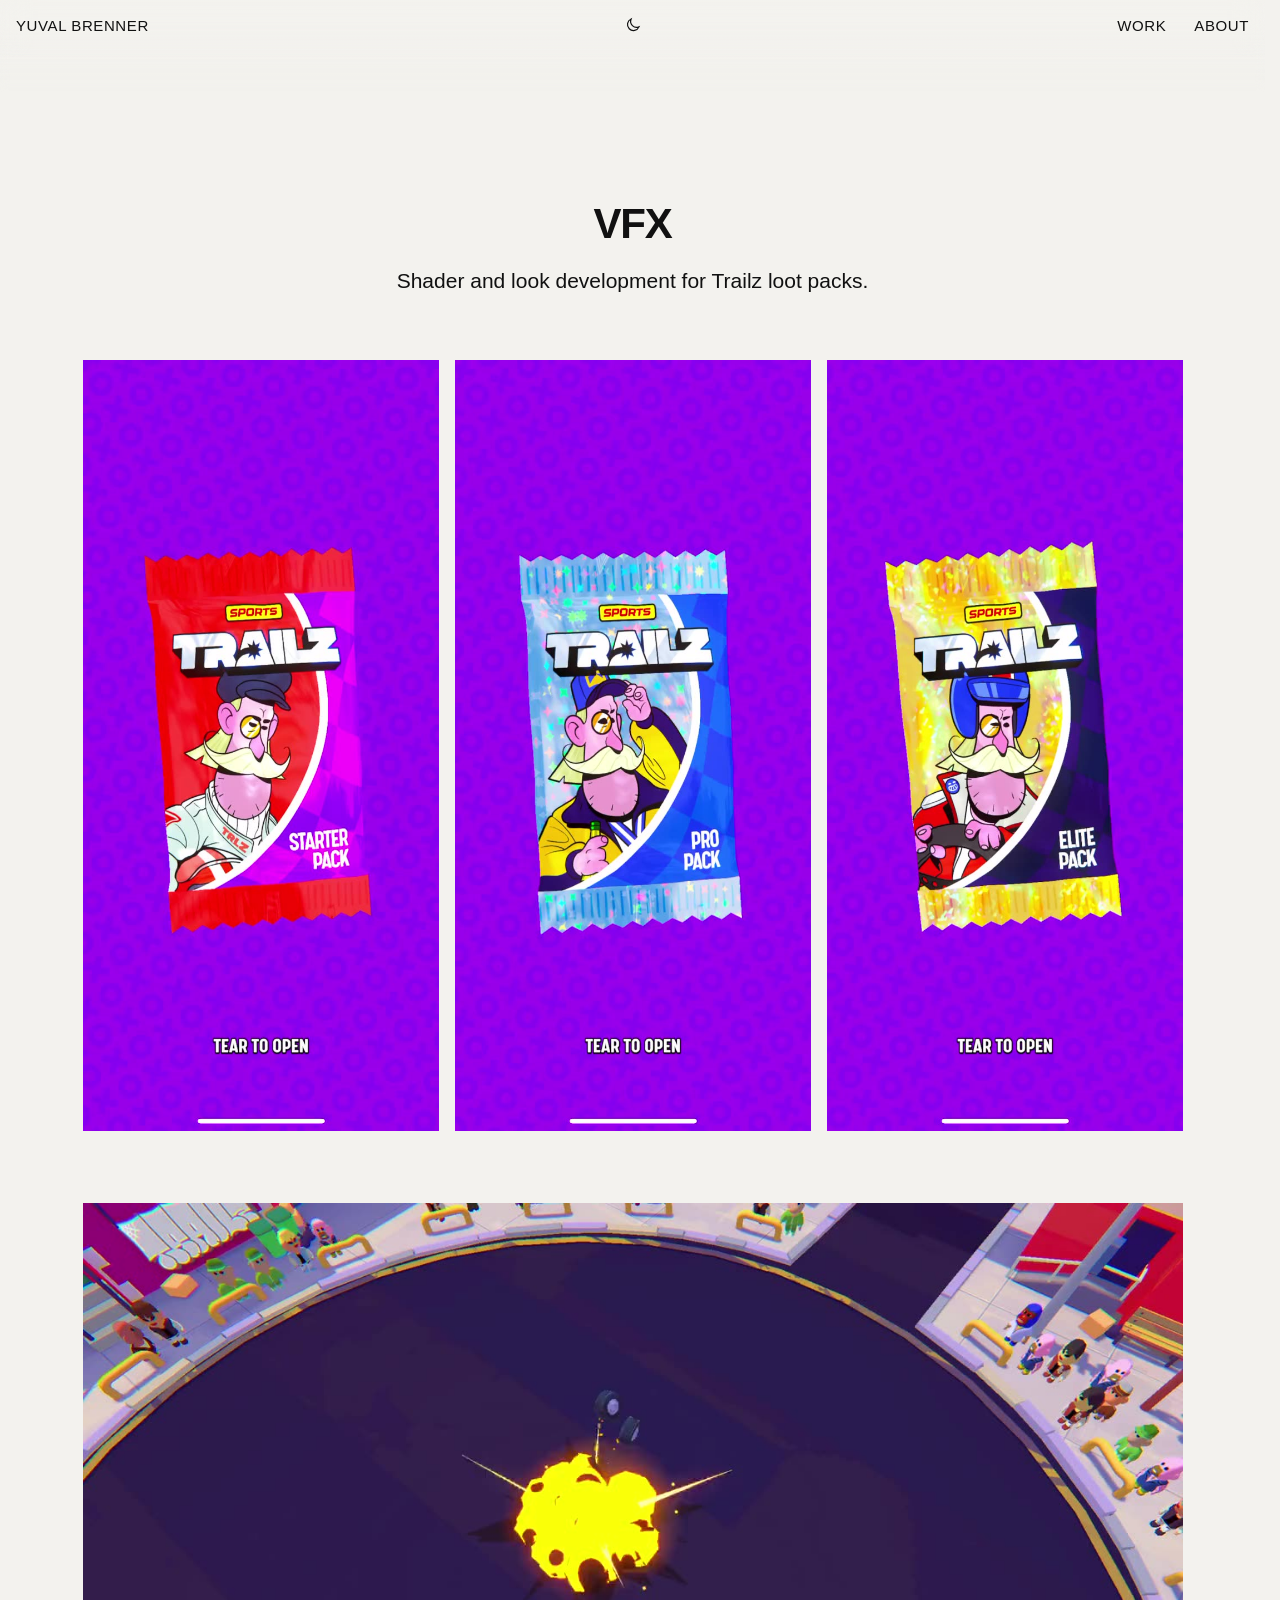
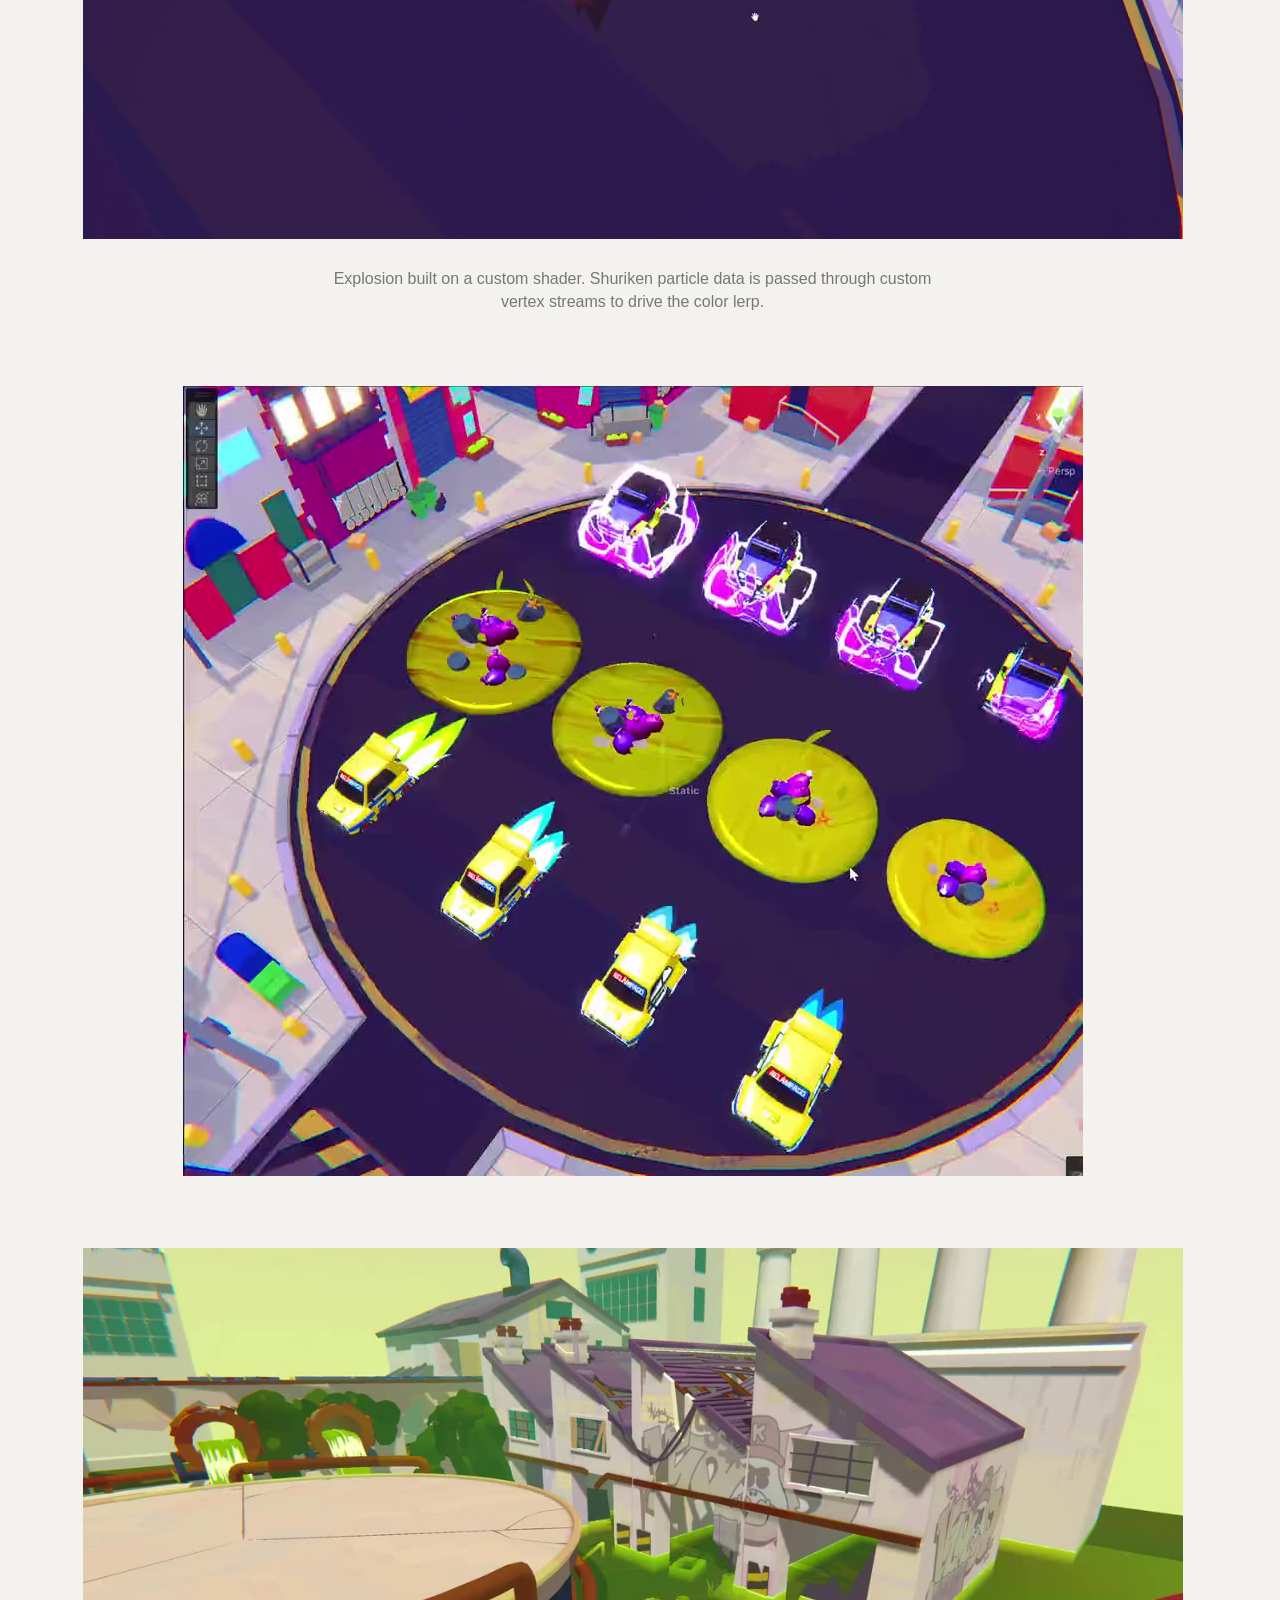
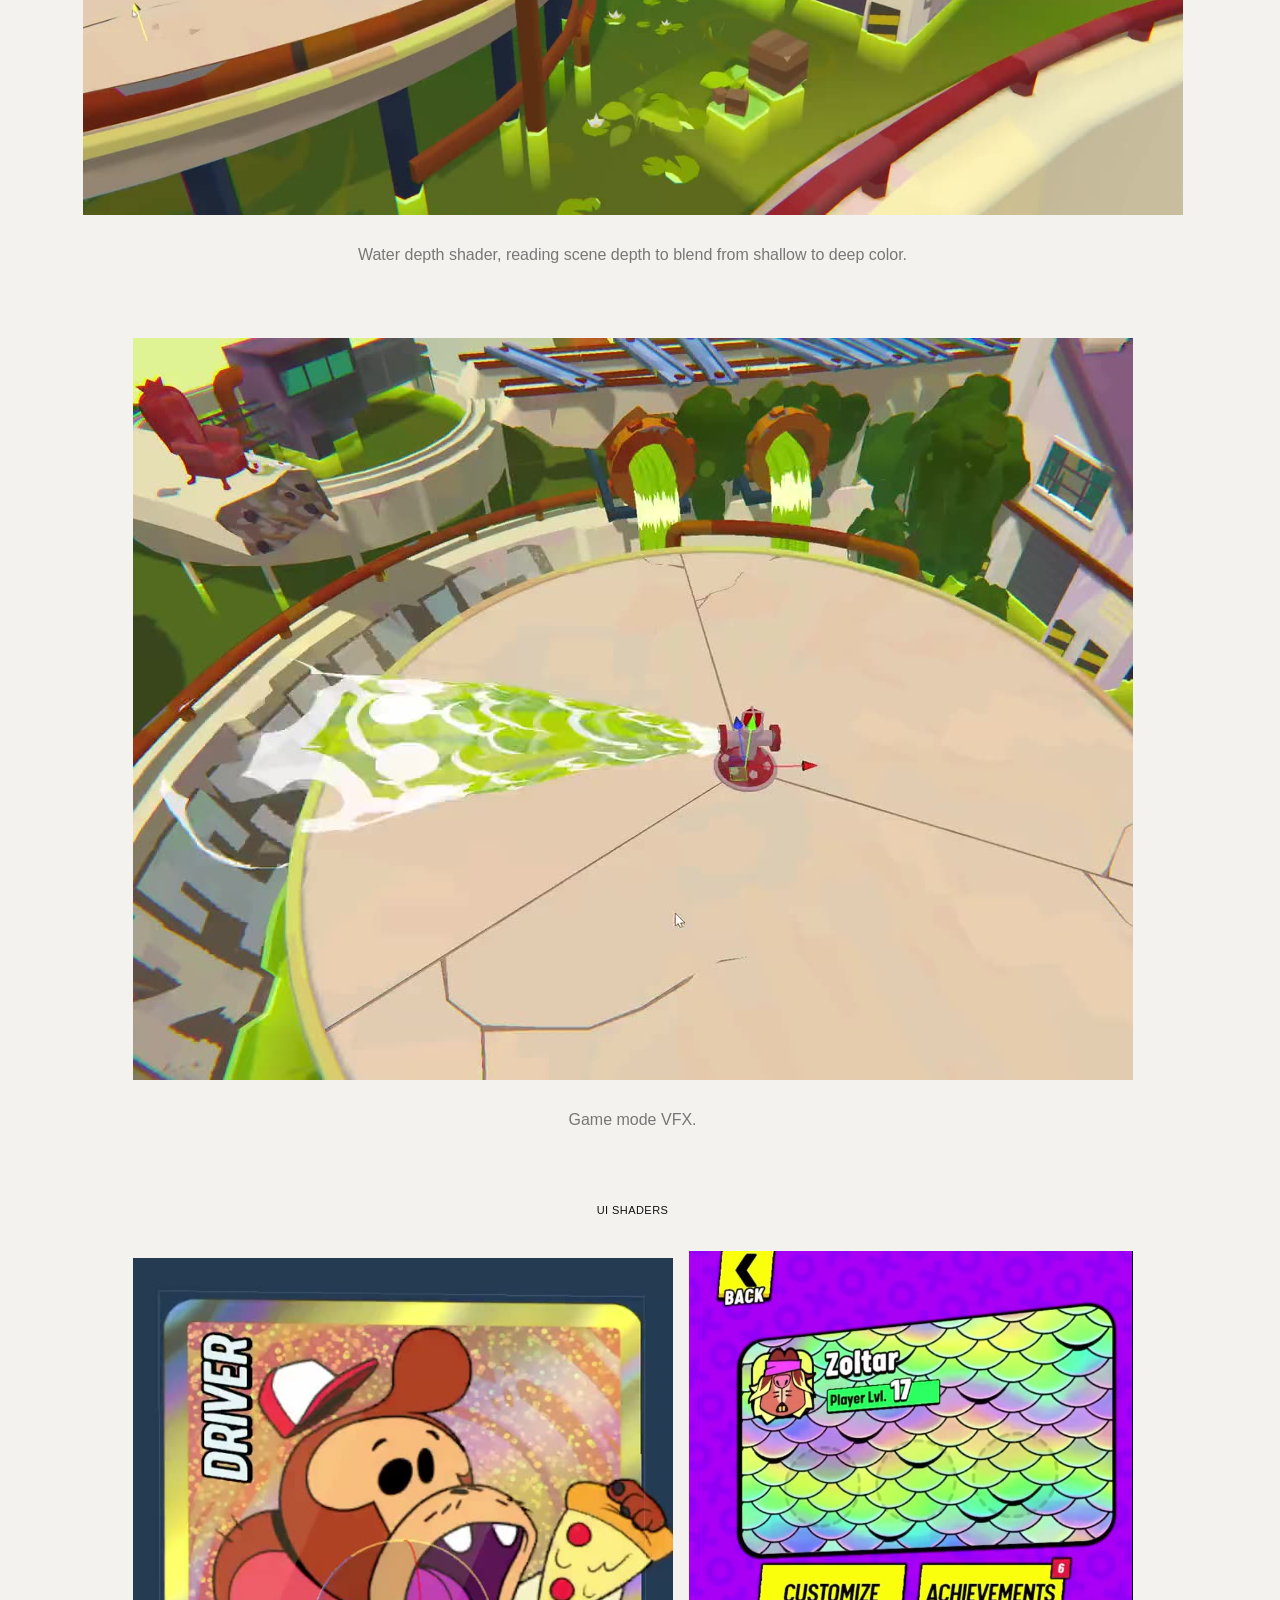
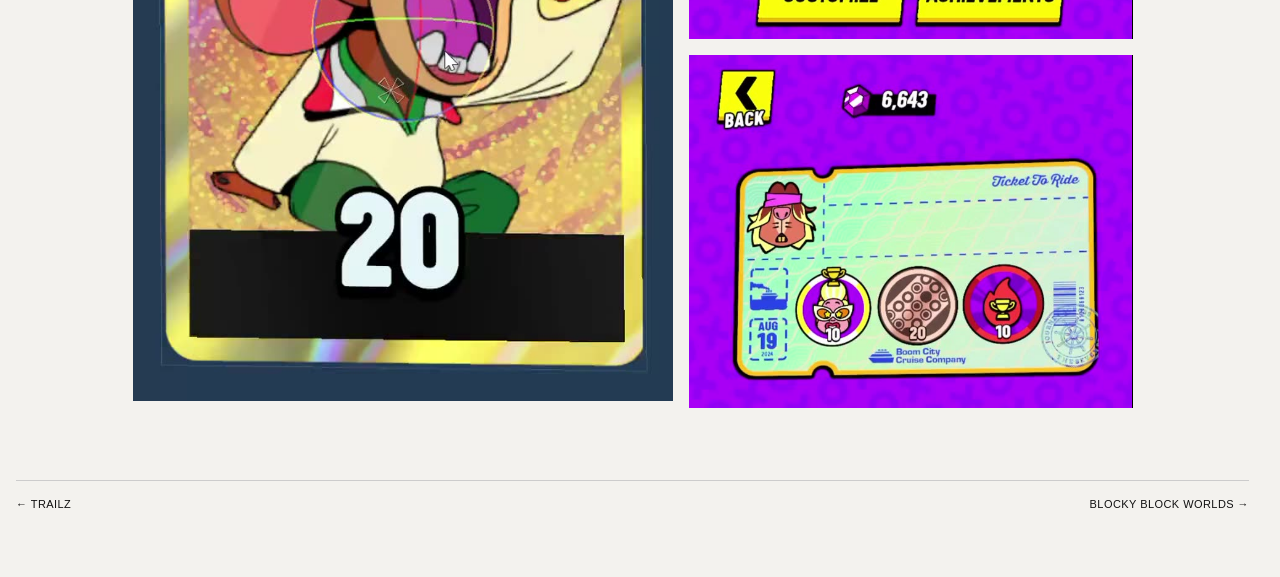
<file: projects/vfx.html>
<!doctype html>
<html lang="en">
<head>
<meta charset="utf-8">
<meta name="viewport" content="width=device-width, initial-scale=1">
<title>VFX — Yuval Brenner</title>
<link rel="icon" href="data:,">
<link rel="preconnect" href="https://cdn.fontshare.com" crossorigin>
<script>try{if(localStorage.getItem("theme")==="dark")document.documentElement.dataset.theme="dark"}catch(e){}</script>
<link rel="stylesheet" href="../style.css?v=d89602cd">
</head>
<body>
<canvas class="ascii" aria-hidden="true"></canvas>
<header class="top">
  <a class="name" href="../">Yuval Brenner</a>
  <button class="theme" type="button" aria-label="Night mode"><svg class="moon" viewBox="0 0 24 24" aria-hidden="true"><path d="M20 14.5A8 8 0 0 1 9.5 4a8 8 0 1 0 10.5 10.5z"/></svg><svg class="sun" viewBox="0 0 24 24" aria-hidden="true"><circle cx="12" cy="12" r="4"/><path d="M12 2.5v2M12 19.5v2M2.5 12h2M19.5 12h2M5.3 5.3l1.4 1.4M17.3 17.3l1.4 1.4M5.3 18.7l1.4-1.4M17.3 6.7l1.4-1.4"/></svg></button>
  <nav><a href="../">Work</a><a href="../about.html">About</a></nav>
</header>

<main>
  <div class="intro">
    <h1>VFX</h1>
    <p>Shader and look development for Trailz loot packs.</p>
  </div>

  <figure>
    <div class="row narrow" style="--n:3; max-width:1100px">
      <video src="../video/lootbox-3.mp4" poster="../video/lootbox-3.jpg" width="640" height="1386" autoplay muted loop playsinline preload="metadata" aria-label="Starter pack, red foil, torn open"></video>
      <video src="../video/lootbox-2.mp4" poster="../video/lootbox-2.jpg" width="640" height="1386" autoplay muted loop playsinline preload="metadata" aria-label="Pro pack, blue foil"></video>
      <video src="../video/lootbox-1.mp4" poster="../video/lootbox-1.jpg" width="640" height="1386" autoplay muted loop playsinline preload="metadata" aria-label="Elite pack, gold foil, torn open"></video>
    </div>
  </figure>

  <figure class="hero">
    <video src="../video/vfx-1.mp4" poster="../video/vfx-1.jpg" width="1280" height="740" autoplay muted loop playsinline preload="metadata" aria-label="Explosion effect in the arena"></video>
    <figcaption>Explosion built on a custom shader. Shuriken particle data is passed through custom vertex streams to drive the color lerp.</figcaption>
  </figure>
  <figure class="hero" style="max-width:900px">
    <video src="../video/vfx-2.mp4" poster="../video/vfx-2.jpg" width="900" height="790" autoplay muted loop playsinline preload="metadata" aria-label="Power-up effects lined up in the arena"></video>
  </figure>
  <figure class="hero">
    <video src="../video/krod-water.mp4" poster="../video/krod-water.jpg" width="1280" height="660" autoplay muted loop playsinline preload="metadata" aria-label="Green water around the arena"></video>
    <figcaption>Water depth shader, reading scene depth to blend from shallow to deep color.</figcaption>
  </figure>
  <figure class="hero" style="max-width:1000px">
    <video src="../video/krod-gamemode.mp4" poster="../video/krod-gamemode.jpg" width="1000" height="742" autoplay muted loop playsinline preload="metadata" aria-label="Gas spray sweeping across the arena"></video>
    <figcaption>Game mode VFX.</figcaption>
  </figure>

  <figure>
    <h2 class="label">UI shaders</h2>
    <!-- card on the left, the two landscape clips stacked to the same height on the right -->
    <div class="row" style="grid-template-columns:1.22fr 1fr; max-width:1000px; margin:0 auto; align-items:center">
      <video src="../video/ui-card.mp4" poster="../video/ui-card.jpg" width="640" height="880" autoplay muted loop playsinline preload="metadata" aria-label="Holographic driver card"></video>
      <div style="display:grid; gap:var(--gap)">
        <video src="../video/ui-profile.mp4" poster="../video/ui-profile.jpg" width="720" height="630" autoplay muted loop playsinline preload="metadata" aria-label="Iridescent scale pattern on a player profile banner"></video>
        <video src="../video/ui-ticket.mp4" poster="../video/ui-ticket.jpg" width="720" height="574" autoplay muted loop playsinline preload="metadata" aria-label="Foil ticket with collected rewards"></video>
      </div>
    </div>
  </figure>
</main>

<footer class="next"><a href="trailz.html">← Trailz</a><a href="blocky-block-worlds.html">Blocky Block Worlds →</a></footer>
<script src="../js/theme.js?v=129fc5a3" defer></script>
<script src="../js/ascii.js?v=4d5c533b" defer></script>
</body>
</html>
</file>
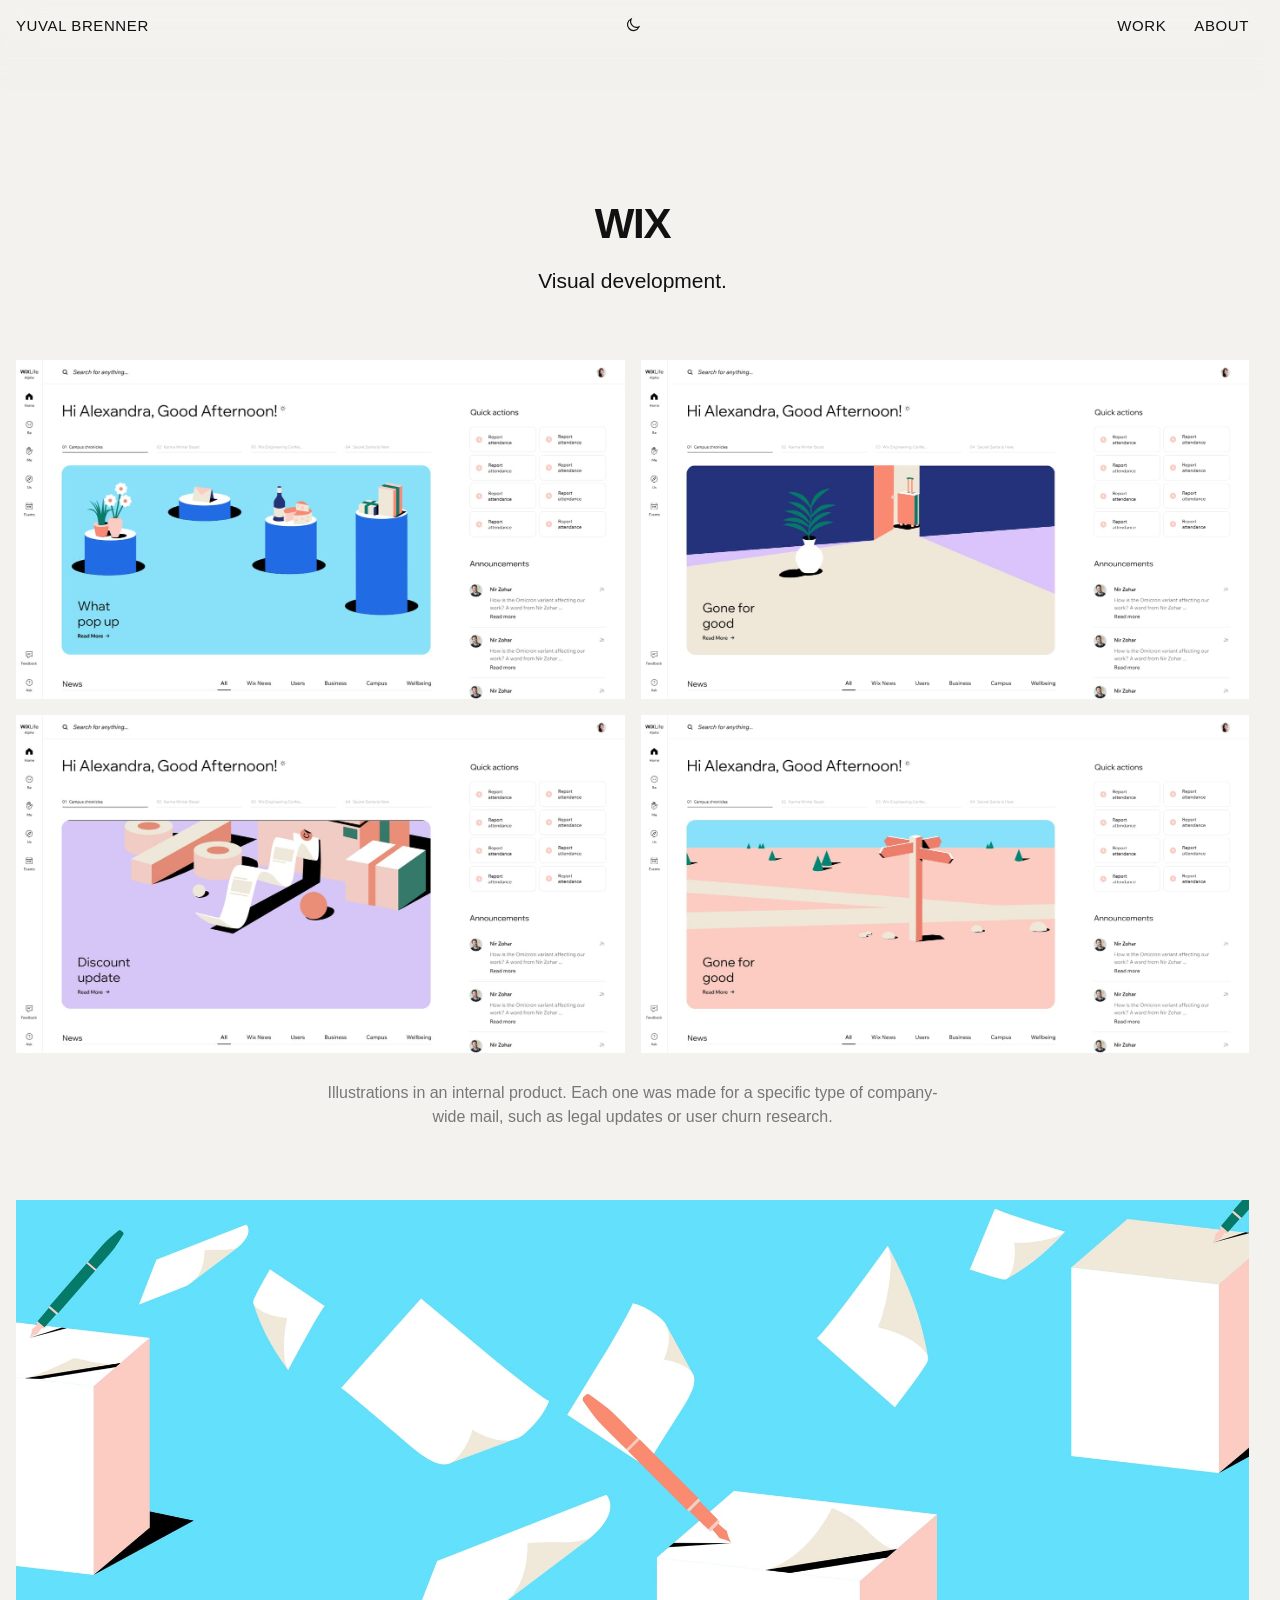
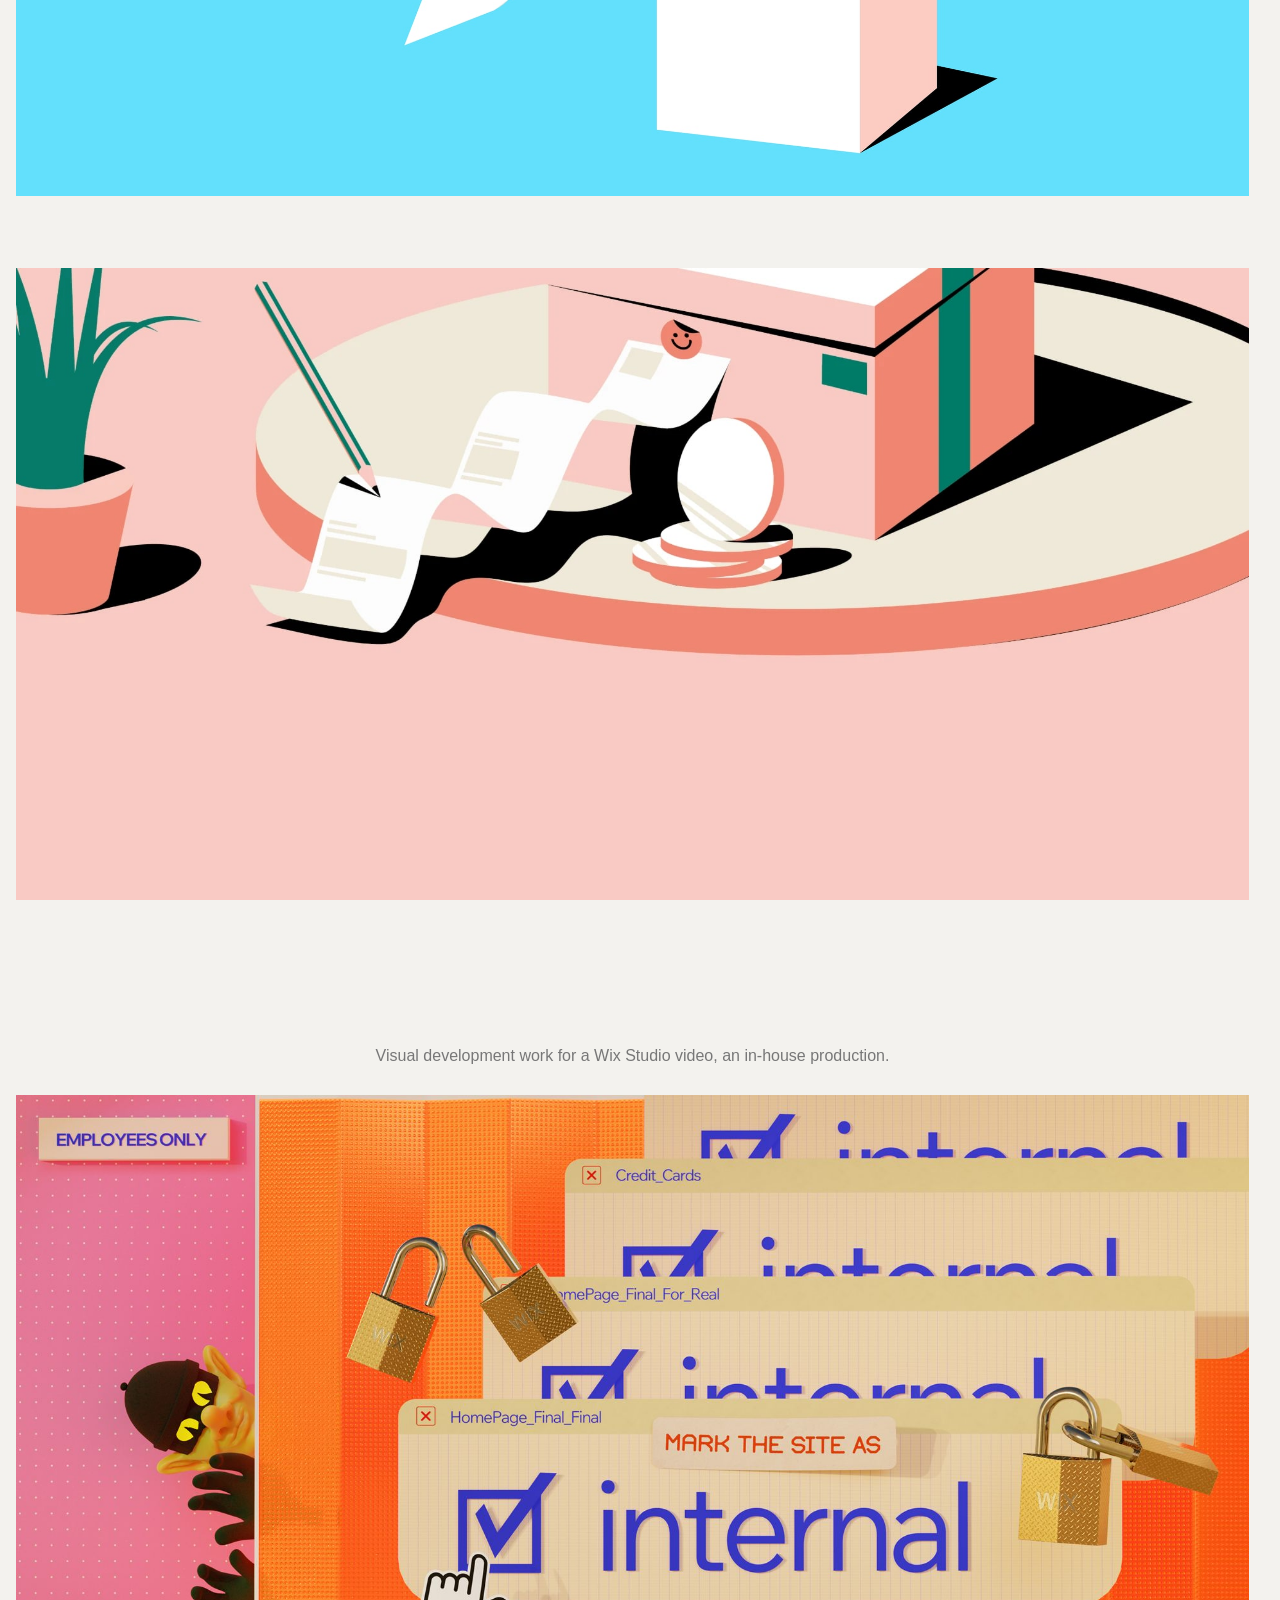
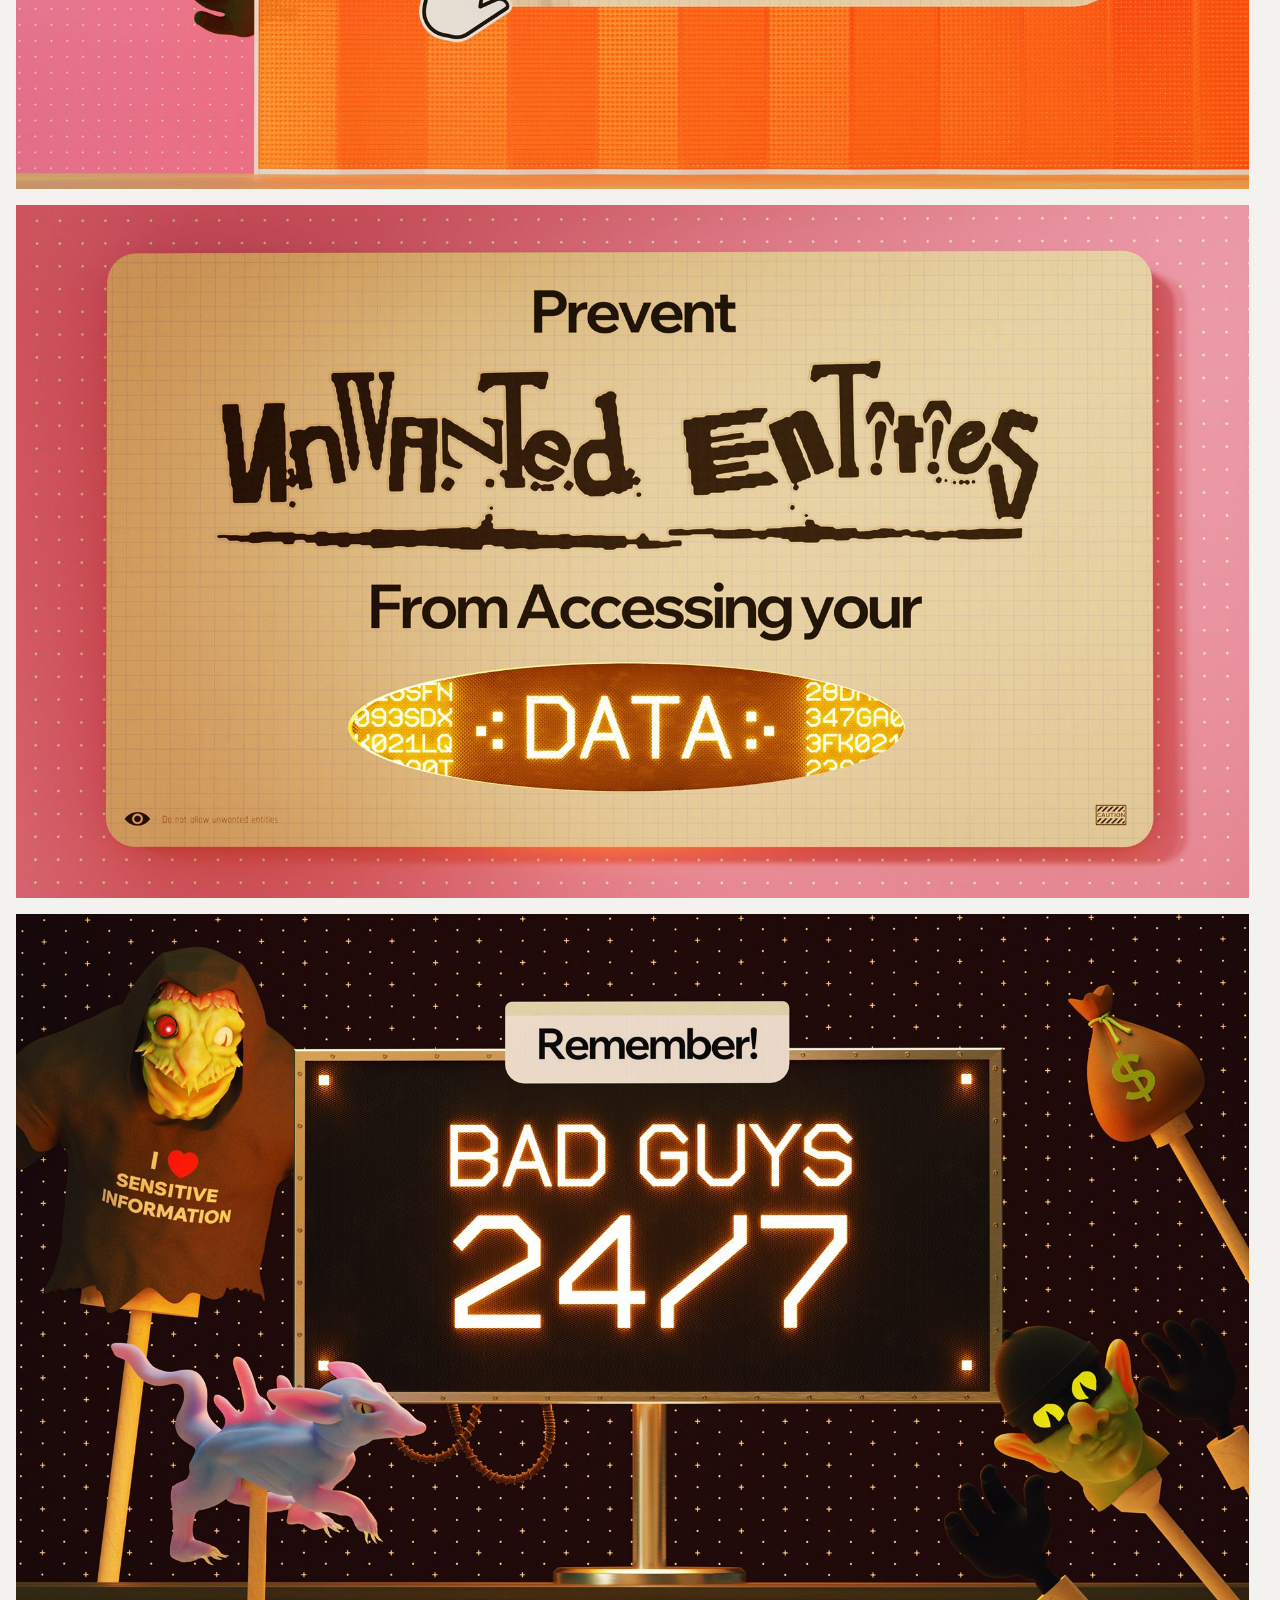
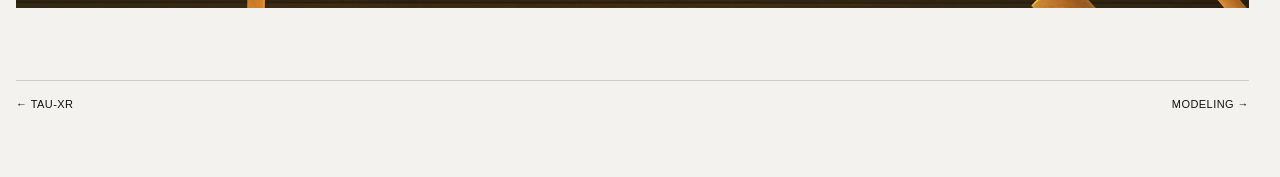
<file: projects/wix.html>
<!doctype html>
<html lang="en">
<head>
<meta charset="utf-8">
<meta name="viewport" content="width=device-width, initial-scale=1">
<title>WIX — Yuval Brenner</title>
<link rel="icon" href="data:,">
<link rel="preconnect" href="https://cdn.fontshare.com" crossorigin>
<script>try{if(localStorage.getItem("theme")==="dark")document.documentElement.dataset.theme="dark"}catch(e){}</script>
<link rel="stylesheet" href="../style.css?v=d89602cd">
</head>
<body>
<canvas class="ascii" aria-hidden="true"></canvas>
<header class="top">
  <a class="name" href="../">Yuval Brenner</a>
  <button class="theme" type="button" aria-label="Night mode"><svg class="moon" viewBox="0 0 24 24" aria-hidden="true"><path d="M20 14.5A8 8 0 0 1 9.5 4a8 8 0 1 0 10.5 10.5z"/></svg><svg class="sun" viewBox="0 0 24 24" aria-hidden="true"><circle cx="12" cy="12" r="4"/><path d="M12 2.5v2M12 19.5v2M2.5 12h2M19.5 12h2M5.3 5.3l1.4 1.4M17.3 17.3l1.4 1.4M5.3 18.7l1.4-1.4M17.3 6.7l1.4-1.4"/></svg></button>
  <nav><a href="../">Work</a><a href="../about.html">About</a></nav>
</header>

<main>
  <div class="intro">
    <h1>WIX</h1>
    <p>Visual development.</p>
  </div>

  <figure>
    <div class="row" style="--n:2">
      <img src="../images/wix/dashboard-1.jpg" width="1400" height="779" alt="Dashboard with 'What pop up' illustration">
      <img src="../images/wix/dashboard-2.jpg" width="1400" height="779" alt="Dashboard with 'Gone for good' illustration">
      <img src="../images/wix/dashboard-3.jpg" width="1400" height="779" alt="Dashboard with 'Discount update' illustration">
      <img src="../images/wix/dashboard-4.jpg" width="1400" height="779" alt="Dashboard with signpost illustration">
    </div>
    <figcaption>Illustrations in an internal product. Each one was made for a specific type of company-wide mail, such as legal updates or user churn research.</figcaption>
  </figure>
  <figure>
    <!-- placeholder from PDF, swap for source -->
    <img src="../images/wix/illustration.jpg" width="2400" height="1161" alt="Illustration of paper sheets flying into boxes" loading="lazy">
  </figure>
  <figure>
    <img src="../images/wix/illustration-2.jpg" width="2000" height="1025" alt="Illustration of a receipt, pencil and coins by a parcel" loading="lazy">
  </figure>
  <figure class="section">
    <figcaption>Visual development work for a Wix Studio video, an in-house production.</figcaption>
    <div class="row" style="--n:1">
      <img src="../images/wix/studio-internal.jpg" width="1920" height="1080" alt="Render of padlocked windows marked 'internal' with a burglar peeking in" loading="lazy">
      <img src="../images/wix/studio-unwanted.jpg" width="1920" height="1080" alt="Render of a card reading 'Prevent unwanted entities from accessing your data'" loading="lazy">
      <img src="../images/wix/studio-bad-guys.jpg" width="1920" height="1080" alt="Render of a glowing 'Bad Guys 24/7' sign between puppet villains" loading="lazy">
    </div>
  </figure>
</main>

<footer class="next"><a href="tau-xr.html">← TAU-XR</a><a href="hard-surface.html">Modeling →</a></footer>
<script src="../js/theme.js?v=129fc5a3" defer></script>
<script src="../js/ascii.js?v=4d5c533b" defer></script>
</body>
</html>
</file>
<file: style.css>
/* Switzer (free, Fontshare). The @font-face rules live here rather than in Fontshare's
   stylesheet so the page doesn't wait on an extra request before it can draw. */
@font-face {
  font-family: "Switzer";
  src: url("https://cdn.fontshare.com/wf/BLNB4FAQFNK56DWWNF7PMGTCOTZHOEII/ST3WKSSDMBK2MIQQO3MAVYWLF4FTOLFV/6IN5WOLRCYP4G4MOCOHOMXNON6Q7MDAR.woff2") format("woff2");
  font-weight: 400;
  font-display: swap;
}
@font-face {
  font-family: "Switzer";
  src: url("https://cdn.fontshare.com/wf/OYB4CXKJQXKTNSLJMTDQOIVUL2V5EL7S/WYO2P7DQVV5RNXGMCUO2HL4RJP4VFUAS/6XPIMU23OJVRY676OG5YVJMWEHWICATX.woff2") format("woff2");
  font-weight: 500;
  font-display: swap;
}
@font-face {
  font-family: "Switzer";
  src: url("https://cdn.fontshare.com/wf/HBNTRIISA5MEXGL5WPYI7CV2HIWTDV3Q/YDPDINVT673XLXNSTMLG4JNCZZMVVNPN/Y7SCNZJOT2MW5ADSGOFLDGH4TNL4JCQY.woff2") format("woff2");
  font-weight: 700;
  font-display: swap;
}

:root {
  --bg: #f3f2ee;
  --fg: #111;
  --muted: #777;
  --gap: 16px;
  --ascii: #a8ff5c;  /* background ASCII colour (js/ascii.js) */
  --placeholder: #e4e2dc;
  --rule: #ccc;
}
/* night mode (the sun/moon toggle in the header, js/theme.js): dark, unsaturated purple */
:root[data-theme="dark"] {
  --bg: #24212b;
  --fg: #ebe8f0;
  --muted: #8e889a;
  --ascii: #5f5a69;
  --placeholder: #2e2a36;
  --rule: #3b3646;
  color-scheme: dark;
}

* { box-sizing: border-box; margin: 0; padding: 0; }

/* always reserve the scrollbar's space, so short pages (About) don't shift the header sideways */
html { scrollbar-gutter: stable; }

body {
  background: var(--bg);
  color: var(--fg);
  font: 14px/1.45 "Switzer", "Helvetica Neue", Helvetica, Arial, sans-serif;
  padding: 0 var(--gap) 64px;
}

a { color: inherit; text-decoration: none; }
a:hover { color: var(--muted); }
img { display: block; width: 100%; height: auto; background: var(--placeholder); }

/* header */
.top {
  /* name left, role centred, links right */
  display: grid;
  grid-template-columns: 1fr auto 1fr;
  align-items: start;
  gap: var(--gap);
  /* sticks to the top over a progressive blur (the two layers below) */
  position: sticky;
  top: 0;
  z-index: 5;
  isolation: isolate;
  margin: 0 calc(-1 * var(--gap));
  padding: var(--gap) var(--gap) calc(var(--gap) * 3.5);
  font-size: 15px;
  text-transform: uppercase;
  letter-spacing: .04em;
  line-height: 1.3;
}
/* progressive blur: a light blur fading out late and a strong one fading out early, under a
   tint that eases off, so the edge melts away instead of ending in a visible band */
.top::before, .top::after {
  content: "";
  position: absolute;
  inset: 0;
  z-index: -1;
  pointer-events: none;
}
.top::before {
  -webkit-backdrop-filter: blur(4px);
  backdrop-filter: blur(4px);
  -webkit-mask-image: linear-gradient(#000 40%, transparent);
  mask-image: linear-gradient(#000 40%, transparent);
  background: linear-gradient(
    color-mix(in srgb, var(--bg) 72%, transparent) 0%,
    color-mix(in srgb, var(--bg) 62%, transparent) 25%,
    color-mix(in srgb, var(--bg) 42%, transparent) 50%,
    color-mix(in srgb, var(--bg) 20%, transparent) 72%,
    color-mix(in srgb, var(--bg) 6%, transparent) 90%,
    transparent);
}
.top::after {
  -webkit-backdrop-filter: blur(14px);
  backdrop-filter: blur(14px);
  -webkit-mask-image: linear-gradient(#000 20%, transparent 62%);
  mask-image: linear-gradient(#000 20%, transparent 62%);
}
.top nav { display: flex; gap: 28px; justify-self: end; }
.top nav a[aria-current] { color: var(--muted); }
/* sun/moon toggle in the middle of the header: the moon shows in day mode, the sun at night */
.theme {
  justify-self: center;
  display: grid;
  place-items: center;
  width: 28px;
  height: 20px;
  margin-top: -1px;
  border: 0;
  background: none;
  color: inherit;
  cursor: pointer;
}
.theme:hover { color: var(--muted); }
.theme svg { width: 18px; height: 18px; fill: none; stroke: currentColor; stroke-width: 1.6; stroke-linecap: round; }
.theme .sun, :root[data-theme="dark"] .theme .moon { display: none; }
:root[data-theme="dark"] .theme .sun { display: block; }

/* ASCII fluid background (js/ascii.js): fixed, behind everything, never takes clicks */
canvas.ascii { position: fixed; inset: 0; width: 100%; height: 100%; z-index: -1; pointer-events: none; view-transition-name: ascii; }

/* theme switch (js/theme.js): the new theme spreads from the button in a soft-edged circle of
   radius --wave, and the ASCII canvas rides on top, live, drawing the wavefront over it */
@property --wave { syntax: "<length>"; inherits: false; initial-value: 0px; }
::view-transition-old(root), ::view-transition-new(root) { animation: none; mix-blend-mode: normal; }
::view-transition-new(root) {
  -webkit-mask-image: radial-gradient(circle at var(--wave-x) var(--wave-y), #000 calc(var(--wave) - var(--wave-soft)), transparent var(--wave));
  mask-image: radial-gradient(circle at var(--wave-x) var(--wave-y), #000 calc(var(--wave) - var(--wave-soft)), transparent var(--wave));
}
::view-transition-group(ascii), ::view-transition-new(ascii) { animation: none; }
::view-transition-old(ascii) { display: none; }

/* home grid */
.grid {
  display: grid;
  grid-template-columns: repeat(3, 1fr);
  gap: var(--gap);
  margin-top: 18vh;
}
/* the whole tile is the link; its name sits in a frosted box docked top-left, a little lighter on hover */
.tile { position: relative; display: block; }
.tile span {
  position: absolute;
  top: 12px;
  left: 12px;
  z-index: 1;
  display: flex;
  align-items: center;
  gap: 8px;
  padding: 7px 12px;
  border-radius: 8px;
  /* frosted glass: a strong blur of the image behind, lightly tinted so the black text reads on dark covers */
  background: rgba(255, 255, 255, .35);
  -webkit-backdrop-filter: blur(16px);
  backdrop-filter: blur(16px);
  color: #000;
  font-size: 14px;
  font-weight: 500;
  line-height: 1.2;
}
.tile span::after {
  content: "";
  width: 11px;
  height: 11px;
  background: currentColor;
  -webkit-mask: url("data:image/svg+xml,%3Csvg xmlns='http://www.w3.org/2000/svg' viewBox='0 0 12 12' fill='none' stroke='black' stroke-width='2'%3E%3Cpath d='M2 10 10 2M3.5 2H10v6.5'/%3E%3C/svg%3E") center / contain no-repeat;
  mask: url("data:image/svg+xml,%3Csvg xmlns='http://www.w3.org/2000/svg' viewBox='0 0 12 12' fill='none' stroke='black' stroke-width='2'%3E%3Cpath d='M2 10 10 2M3.5 2H10v6.5'/%3E%3C/svg%3E") center / contain no-repeat;
}
.tile:hover span, .tile:focus-visible span { background: rgba(255, 255, 255, .4); }
.tile img, .tile video { display: block; width: 100%; height: auto; aspect-ratio: 1; object-fit: cover; background: var(--placeholder); }
/* logo laid over a tile's video */
.tile .stack { position: relative; }
.tile .overlay {
  position: absolute;
  top: 50%;
  left: 50%;
  width: 56%;
  aspect-ratio: auto;
  background: none;
  transform: translate(-50%, -50%);
}
.tile .overlay.badge { width: 22%; filter: drop-shadow(0 6px 14px rgba(0, 0, 0, .25)); }

/* project page */
.intro {
  max-width: 960px;
  margin: 12vh auto 64px;
  text-align: center;
  font-size: 21px;
}
.intro h1 { font-size: 42px; font-weight: 700; letter-spacing: -.03em; line-height: 1.15; margin-bottom: 18px; }
.intro p + p { margin-top: 2px; }
/* store links sit midway between the credits and the first image */
.intro .stores { margin-top: 48px; }
.intro:has(.stores) { margin-bottom: 48px; }
.meta { color: var(--muted); }
.meta a { text-decoration: underline; text-underline-offset: 3px; }
.meta a:hover { color: var(--fg); }

/* one spacing rhythm site-wide: --gap between images in a block, 72px between blocks */
figure { margin-bottom: 72px; }
figcaption {
  max-width: 640px;
  margin: 28px auto 0;
  text-align: center;
  font-size: 16px;
  color: var(--muted);
}
/* a separate body of work on the same page: double the gap above, caption leads */
figure.section { margin-top: 144px; }
figcaption:first-child { margin: 0 auto 28px; }

.row {
  display: grid;
  grid-template-columns: repeat(var(--n, 3), 1fr);
  gap: var(--gap);
  align-items: start;
}
.row.narrow { max-width: 900px; margin: 0 auto; }

/* photo pages: centred heroes, then a contact-sheet grid */
figure.hero { max-width: 1100px; margin-left: auto; margin-right: auto; }
.row.contact { max-width: 1100px; margin: 0 auto; }
@media (max-width: 800px) { .row.contact { --n: 3 !important; } }

/* black line art centred in white square cells, so it stays visible in dark mode */
.row.lineart { align-items: center; max-width: 1100px; margin: 0 auto; }
.lineart img { aspect-ratio: 1; object-fit: contain; padding: 12%; background: #fff; }

/* three-up grid inside the page margins */
.bleed {
  display: grid;
  grid-template-columns: repeat(3, 1fr);
  gap: var(--gap);
}

/* iPhone frame around a screenshot */
.phone {
  position: relative;
  padding: 3.5%;
  background: #111;
  border-radius: 15% / 7%;
  box-shadow: inset 0 0 0 2px #333;
}
.phone img, .phone canvas {
  display: block;
  width: 100%;
  height: auto;
  border-radius: 12% / 5.6%;
  background: #000;
}
.phone canvas { aspect-ratio: 1125 / 2436; }

/* shader breakdown */
.label {
  font-size: 11px;
  font-weight: normal;
  text-transform: uppercase;
  letter-spacing: .04em;
  margin-bottom: 16px;
}
figure > .label { text-align: center; margin-bottom: 32px; }
/* each step is exactly as wide as its phone so label and sliders line up with it;
   max-width keeps it to centred rows of three */
.shaders {
  display: flex;
  flex-wrap: wrap;
  justify-content: center;
  gap: 56px 64px;
  max-width: 880px;
  margin: 0 auto;
}
.step { width: 240px; max-width: 100%; }
.step .phone { margin-bottom: 14px; }
.step p { margin-bottom: 8px; }
.step label {
  display: block;
  font-size: 11px;
  text-transform: uppercase;
  letter-spacing: .04em;
  color: var(--muted);
}
.step input[type="range"] { display: block; width: 100%; margin: 2px 0 8px; accent-color: var(--fg); }
/* live character cards: the canvas leaves a little room around the card for its turn */
.cards { max-width: 720px; margin: 0 auto; row-gap: 32px; }
.cards.big { max-width: 900px; margin-bottom: 48px; }
.card { text-align: center; }
.card canvas { display: block; width: 100%; aspect-ratio: 296 / 406; }
.card p {
  margin-top: 4px;
  font-size: 11px;
  text-transform: uppercase;
  letter-spacing: .04em;
  color: var(--muted);
}
.row video, figure > video { display: block; width: 100%; height: auto; background: #000; }
.phone::after {
  content: "";
  position: absolute;
  top: 3.6%;
  left: 50%;
  width: 30%;
  height: 2.6%;
  transform: translateX(-50%);
  border-radius: 99px;
  background: #000;
}

.next {
  display: flex;
  justify-content: space-between;
  border-top: 1px solid var(--rule);
  padding-top: var(--gap);
  font-size: 11px;
  text-transform: uppercase;
  letter-spacing: .04em;
}

/* about */
.about {
  display: grid;
  grid-template-columns: 1fr 1fr;
  gap: var(--gap);
  margin-top: 18vh;
  font-size: 20px;
  line-height: 1.35;
}
.about p + p { margin-top: 1em; }
.about dl { font-size: 14px; }
.about dt { font-size: 11px; text-transform: uppercase; letter-spacing: .04em; color: var(--muted); margin-top: 24px; }
.about dt:first-child { margin-top: 0; }
.about dd a { text-decoration: underline; text-underline-offset: 3px; }

@media (max-width: 800px) {
  .grid { grid-template-columns: 1fr 1fr; margin-top: 10vh; }
  .about { grid-template-columns: 1fr; font-size: 17px; }
  .row { --n: 2 !important; }
  .bleed { grid-template-columns: 1fr; }
  /* once a row folds into two columns, a lone last item centres instead of hanging left */
  .row:not(.contact) > :last-child:nth-child(odd):not(:first-child),
  .grid > :last-child:nth-child(odd) {
    grid-column: 1 / -1;
    justify-self: center;
    width: calc(50% - var(--gap) / 2);
  }
}
@media (max-width: 500px) {
  .grid > :last-child:nth-child(odd) { width: auto; justify-self: stretch; }
}
@media (max-width: 500px) {
  .grid { grid-template-columns: 1fr; }
}
</file>
